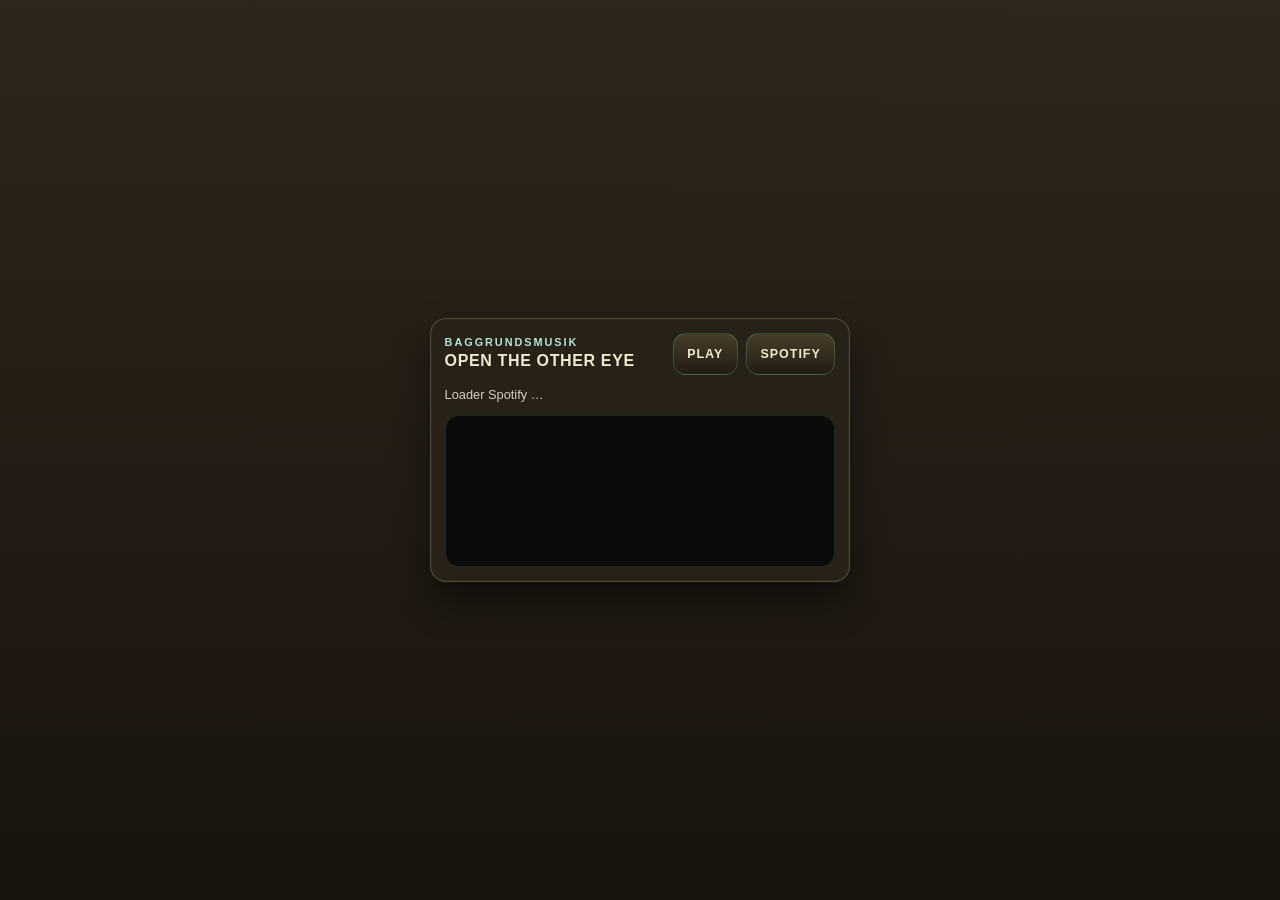
<file: matrix-audio-player.html>
<!DOCTYPE html>
<html lang="da">
<head>
  <meta charset="UTF-8">
  <meta name="viewport" content="width=device-width, initial-scale=1.0">
  <title>Vault Net | Matrix spiller</title>
  <style>
    :root {
      color-scheme: dark;
      --bg: #060907;
      --panel: rgba(8, 16, 12, 0.96);
      --line: rgba(111, 255, 173, 0.22);
      --text: #b9ffd5;
      --muted: #7ecb9d;
      --button-bg: linear-gradient(180deg, rgba(10,20,14,0.96), rgba(4,10,7,0.98));
      --bg-top: rgba(7, 16, 11, 0.98);
      --bg-bottom: rgba(2, 7, 4, 1);
      --bg-flare: rgba(86,255,158,0.1);
    }
    body[data-ui-mode="normal"] {
      --bg: #1a1713;
      --panel: rgba(40, 34, 24, 0.98);
      --line: rgba(210, 205, 150, 0.24);
      --text: #efe9ce;
      --muted: #d6cec2;
      --button-bg: linear-gradient(180deg, rgba(72, 62, 44, 0.96), rgba(36, 29, 19, 0.98));
      --bg-top: rgba(47, 39, 28, 0.98);
      --bg-bottom: rgba(24, 19, 13, 1);
      --bg-flare: rgba(210, 205, 150, 0.08);
    }
    * { box-sizing: border-box; }
    body {
      margin: 0;
      min-height: 100vh;
      background:
        linear-gradient(180deg, var(--bg-top), var(--bg-bottom)),
        radial-gradient(circle at top right, var(--bg-flare), transparent 42%);
      color: var(--text);
      font-family: Inter, Arial, sans-serif;
      display: grid;
      place-items: center;
      padding: 0.9rem;
    }
    .player-shell {
      width: 100%;
      max-width: 420px;
      display: grid;
      gap: 0.7rem;
      padding: 0.85rem;
      border-radius: 1rem;
      border: 1px solid var(--line);
      background: var(--panel);
      box-shadow: 0 18px 36px rgba(0,0,0,0.48), inset 0 0 0 1px rgba(255,255,255,0.03);
    }
    .player-top {
      display: flex;
      align-items: center;
      justify-content: space-between;
      gap: 0.75rem;
    }
    .eyebrow {
      margin: 0;
      color: rgba(201,255,240,0.88);
      font: 700 0.68rem/1.1 Arial, sans-serif;
      letter-spacing: 0.18em;
      text-transform: uppercase;
    }
    .title {
      margin: 0.2rem 0 0;
      font: 700 1rem/1.15 Arial, sans-serif;
      letter-spacing: 0.04em;
      text-transform: uppercase;
    }
    .actions {
      display: inline-flex;
      gap: 0.5rem;
    }
    .actions button,
    .actions a {
      display: inline-flex;
      align-items: center;
      justify-content: center;
      min-width: 2.7rem;
      height: 2.6rem;
      padding: 0 0.85rem;
      border-radius: 0.8rem;
      border: 1px solid rgba(111, 255, 173, 0.2);
      background: var(--button-bg);
      color: var(--text);
      text-decoration: none;
      font: 700 0.78rem/1 Arial, sans-serif;
      letter-spacing: 0.08em;
      text-transform: uppercase;
      cursor: pointer;
    }
    .status {
      margin: 0;
      color: var(--muted);
      font-size: 0.8rem;
      line-height: 1.4;
    }
    #spotify-host {
      min-height: 152px;
      border-radius: 0.9rem;
      overflow: hidden;
      background: rgba(3, 8, 5, 0.8);
      border: 1px solid rgba(111, 255, 173, 0.12);
    }
  </style>
</head>
<body>
  <section class="player-shell" aria-label="Matrix lydspor spiller">
    <div class="player-top">
      <div>
        <p class="eyebrow" id="player-eyebrow">Baggrundsmusik</p>
        <p class="title">Open The Other Eye</p>
      </div>
      <div class="actions">
        <button type="button" id="player-toggle" aria-pressed="false">Play</button>
        <a href="https://open.spotify.com/track/64VmHbNb94yY9C55RqaSDR" target="_blank" rel="noopener noreferrer">Spotify</a>
      </div>
    </div>
    <p class="status" id="player-status">Loader Spotify …</p>
    <div id="spotify-host"></div>
  </section>
  <script src="js/matrix-audio-player.js"></script>
</body>
</html>
</file>
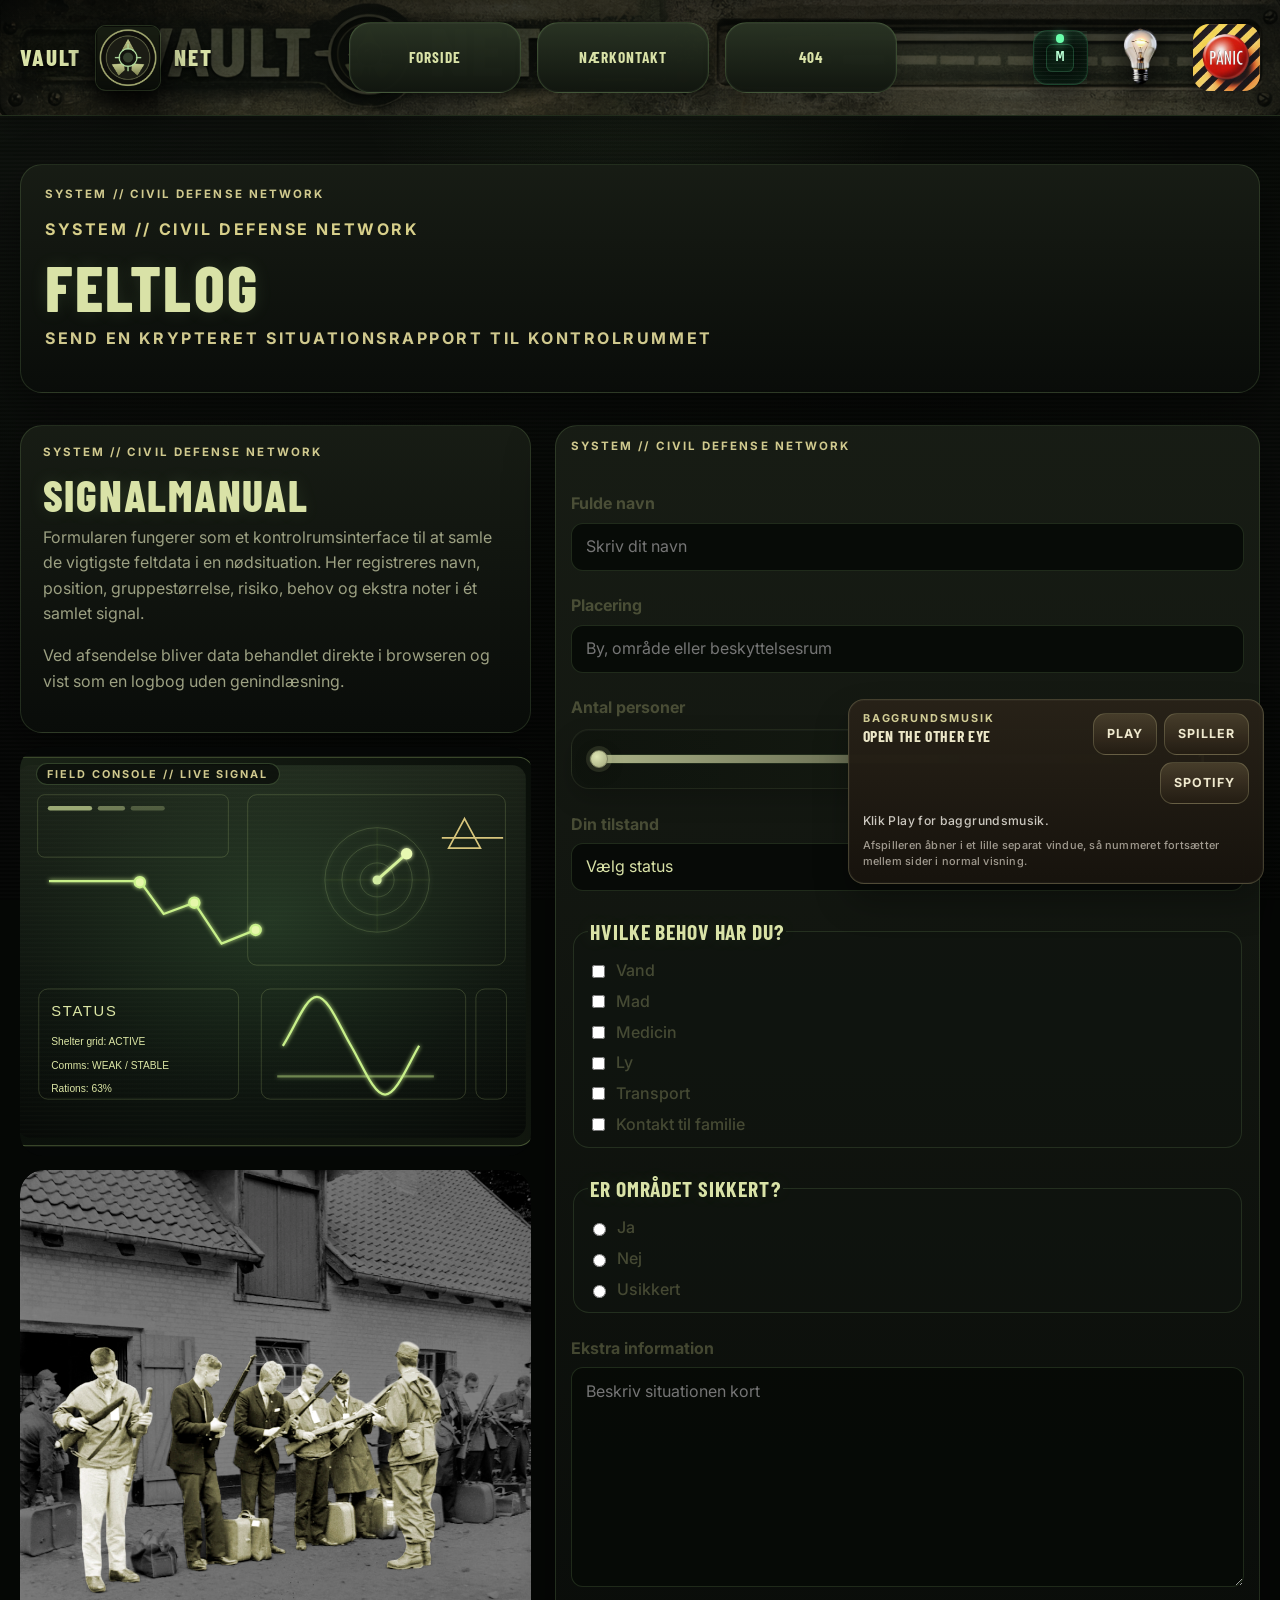
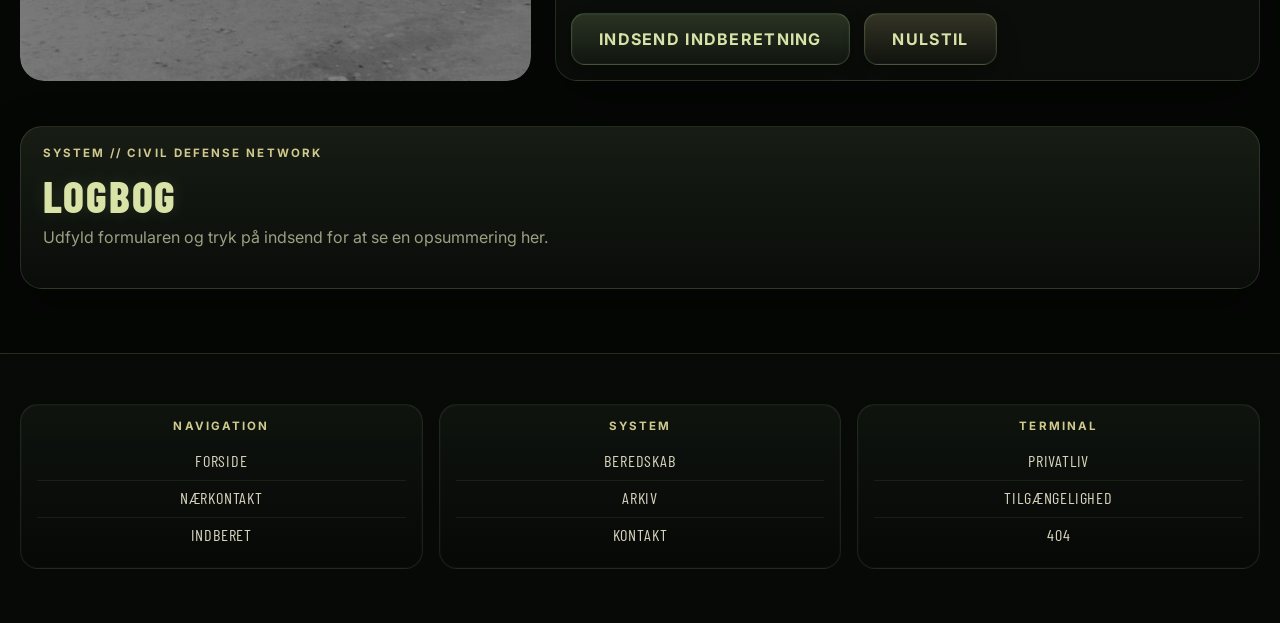
<file: register.html>
<!DOCTYPE html>
<html lang="da">
<head>
  <meta charset="UTF-8">
  <meta name="viewport" content="width=device-width, initial-scale=1.0">
  <meta name="description" content="Webformular til indberetning af situation, placering og behov under en nødsituation.">
  <link rel="stylesheet" href="css/fonts.css">
  <link rel="stylesheet" href="css/general.css">
  <link rel="stylesheet" href="css/layout.css">
  <link rel="stylesheet" href="css/burger.css">
  <link rel="stylesheet" href="css/cards.css">
  <link rel="stylesheet" href="css/form.css">
  <link rel="stylesheet" href="css/custom.css">
  <link rel="stylesheet" href="css/fallout.css">
  <link rel="stylesheet" href="css/mobile-nav-rebuild.css">
  <link rel="stylesheet" href="css/final-overrides.css">
  <link rel="stylesheet" href="css/requested-fixes.css">
  <link rel="preload" as="image" href="img/arkiv-foto-sort-hvid.png">
  <link rel="apple-touch-icon" sizes="180x180" href="apple-touch-icon.png">
  <link rel="icon" type="image/png" sizes="32x32" href="favicon-32x32.png">
  <link rel="icon" type="image/png" sizes="16x16" href="favicon-16x16.png">
  <link rel="icon" href="favicon.ico" sizes="any">
  <link rel="manifest" href="site.webmanifest">
  <title>Vault Net | Indberet</title>
  <link rel="stylesheet" href="css/v25-polish.css">
  <link rel="stylesheet" href="css/matrix-theme.css">
  <link rel="stylesheet" href="css/v33-matrix-audio-and-404-footer.css">
  <link rel="stylesheet" href="css/v34-footer-unify-and-persistent-audio.css">
  <link rel="stylesheet" href="css/v35-footer-and-audio-ui.css">
</head>
<body id="register">
  <header class="site-header">
    <nav class="nav-container">
      <div id="logotype-wrapper" class="logo">
        <a class="logo-mark vault-brand" href="index.html" aria-label="Gå til forsiden på Vault Net">
          <span class="vault-brand__word vault-brand__word--left">Vault</span>
          <img class="vault-brand__icon" src="img/vaultnet-icon.png" alt="Vault Net ikon">
          <span class="vault-brand__word vault-brand__word--right">net</span>
        </a>
      </div>

      <ul class="menu" id="site-menu">
        <li><a class="menuItem" href="index.html">Forside</a></li>
        <li><a class="menuItem" href="instruction.html">Nærkontakt</a></li>
        <li><a class="menuItem active" href="register.html">Indberet</a></li>
        <li><a class="menuItem" href="404.html">404</a></li>
      </ul>

      <div class="nav-actions">
        <button class="matrix-toggle matrix-toggle--desktop" type="button" data-matrix-toggle aria-pressed="false" aria-label="Aktivér Matrix tema"><span class="matrix-toggle__glyph" aria-hidden="true"></span></button>
        <div class="spotlight-toggle-stack spotlight-toggle-stack--desktop" aria-label="Spotlight kontrol">
          <button class="spotlight-icon-button spotlight-icon-button--taend" type="button" data-spotlight-trigger data-spotlight-state="off" aria-pressed="false" aria-label="Tænd spotlight">
            <img src="img/lightbowl_on.png" alt="" width="96" height="96">
          </button>
          <button class="spotlight-icon-button spotlight-icon-button--sluk" type="button" data-spotlight-trigger data-spotlight-state="on" aria-pressed="true" aria-label="Sluk spotlight" hidden>
            <img src="img/lightbowl_off.png" alt="" width="96" height="96">
          </button>
        </div>
        <button id="alarm-toggle" class="theme-toggle alarm-toggle" type="button" data-alarm-trigger data-alarm-on-text="Stop alarm" data-alarm-off-text="Alarm" aria-pressed="false" aria-label="Aktivér eller deaktiver rød alarm i baggrunden">Alarm</button>
        <button class="burger" type="button" aria-label="Åbn menu" aria-controls="mobile-nav-panel" aria-expanded="false">
          <span class="line"></span>
          <span class="line"></span>
          <span class="line"></span>
        </button>
      </div>
      <div class="mobile-nav-panel" id="mobile-nav-panel" hidden>
        <p class="mobile-nav-panel__eyebrow">Vault navigation</p>
        <a class="mobile-nav-panel__link" href="index.html">Forside</a>
        <a class="mobile-nav-panel__link" href="instruction.html">Nærkontakt</a>
        <a class="mobile-nav-panel__link is-active" href="register.html">Indberet</a>
        <a class="mobile-nav-panel__link" href="404.html">404</a>
        <div class="mobile-nav-panel__utility-row">
          <button class="matrix-toggle matrix-toggle--mobile" type="button" data-matrix-toggle aria-pressed="false" aria-label="Aktivér Matrix tema"><span class="matrix-toggle__glyph" aria-hidden="true"></span></button>
          <div class="mobile-nav-panel__spotlight-toggle">
            <div class="spotlight-toggle-stack spotlight-toggle-stack--mobile" aria-label="Spotlight kontrol">
              <button class="spotlight-icon-button spotlight-icon-button--taend" type="button" data-spotlight-trigger data-spotlight-state="off" aria-pressed="false" aria-label="Tænd spotlight">
                <img src="img/lightbowl_on.png" alt="" width="120" height="120">
              </button>
              <button class="spotlight-icon-button spotlight-icon-button--sluk" type="button" data-spotlight-trigger data-spotlight-state="on" aria-pressed="true" aria-label="Sluk spotlight" hidden>
                <img src="img/lightbowl_off.png" alt="" width="120" height="120">
              </button>
            </div>
          </div>
          <button class="mobile-nav-panel__alarm" type="button" data-alarm-trigger data-alarm-on-text="Stop alarm" data-alarm-off-text="Rød alarm" aria-pressed="false" aria-label="Aktivér eller deaktiver rød alarm i baggrunden">Rød alarm</button>
        </div>
      </div>
    </nav>
  </header>

  <main>
    <section class="page-intro template-heading-block">
      <p class="eyebrow">SYSTEM // CIVIL DEFENSE NETWORK</p>
      <h1>Feltlog</h1>
      <p class="subheading">Send en krypteret situationsrapport til kontrolrummet</p>
    </section>

    <section id="form-section">
      <div class="register-visual-column">
        <article id="form-info" class="card-shell">
          <h2>Signalmanual</h2>
          <p>
            Formularen fungerer som et kontrolrumsinterface til at samle de vigtigste feltdata i en nødsituation.
            Her registreres navn, position, gruppestørrelse, risiko, behov og ekstra noter i ét samlet signal.
          </p>
          <p>
            Ved afsendelse bliver data behandlet direkte i browseren og vist som en logbog uden genindlæsning.
          </p>
        </article>

        <div class="framed-media register-control-room">
          <img src="img/fallout-terminal.svg" alt="Original terminalgrafik med kontrolpanel">
        </div>

        <div class="framed-media register-archive-photo">
          <img src="img/old_army.webp" alt="Arkivfoto af civilforsvar under våbenudlevering">
        </div>
      </div>

      <form id="webform" class="card-shell">
        <div class="form-group">
          <label for="fullname">Fulde navn</label>
          <input type="text" id="fullname" name="fullname" placeholder="Skriv dit navn" required>
        </div>

        <div class="form-group">
          <label for="location">Placering</label>
          <input type="text" id="location" name="location" placeholder="By, område eller beskyttelsesrum" required>
        </div>

        <div class="form-group form-group--range">
          <label for="people">Antal personer</label>
          <div class="people-slider-wrap">
            <input type="range" id="people" name="people" min="1" max="100" value="1" step="1" required>
            <output for="people" id="people-value" class="people-slider-value">1</output>
          </div>
        </div>

        <div class="form-group">
          <label for="status">Din tilstand</label>
          <select id="status" name="status" required>
            <option value="">Vælg status</option>
            <option value="Uskadt">Uskadt</option>
            <option value="Lettere skadet">Lettere skadet</option>
            <option value="Alvorligt skadet">Alvorligt skadet</option>
            <option value="Forurenet af nedfald">Forurenet af nedfald</option>
          </select>
        </div>

        <fieldset>
          <legend>Hvilke behov har du?</legend>
          <label><input type="checkbox" name="needs" value="Vand"> Vand</label>
          <label><input type="checkbox" name="needs" value="Mad"> Mad</label>
          <label><input type="checkbox" name="needs" value="Medicin"> Medicin</label>
          <label><input type="checkbox" name="needs" value="Ly"> Ly</label>
          <label><input type="checkbox" name="needs" value="Transport"> Transport</label>
          <label><input type="checkbox" name="needs" value="Kontakt til familie"> Kontakt til familie</label>
        </fieldset>

        <fieldset>
          <legend>Er området sikkert?</legend>
          <label><input type="radio" name="safety" value="Ja" required> Ja</label>
          <label><input type="radio" name="safety" value="Nej"> Nej</label>
          <label><input type="radio" name="safety" value="Usikkert"> Usikkert</label>
        </fieldset>

        <div class="form-group">
          <label for="message">Ekstra information</label>
          <textarea id="message" name="message" rows="6" placeholder="Beskriv situationen kort"></textarea>
        </div>

        <div class="form-actions">
          <button type="submit" class="button">Indsend indberetning</button>
          <button type="reset" class="button button_secondary">Nulstil</button>
        </div>
      </form>
    </section>

    <section id="form-summary" class="card-shell">
      <h2>Logbog</h2>
      <article>
        <p id="summary-output">Udfyld formularen og tryk på indsend for at se en opsummering her.</p>
      </article>
    </section>
  </main>

  <footer class="site-footer">
    <nav class="footer-nav">
      <ul>
        <li><a href="index.html">Forside</a></li>
        <li><a href="instruction.html">Nærkontakt</a></li>
        <li><a href="register.html">Indberet</a></li>
      </ul>
      <ul>
        <li><a href="#">Beredskab</a></li>
        <li><a href="#">Arkiv</a></li>
        <li><a href="#">Kontakt</a></li>
      </ul>
      <ul>
        <li><a href="#">Privatliv</a></li>
        <li><a href="#">Tilgængelighed</a></li>
        <li><a href="404.html">404</a></li>
      </ul>
    </nav>
  </footer>

  <script src="js/main.js"></script>
  <script src="js/matrix-theme.js"></script>
  <script src="js/register.js"></script>
</body>
</html>
</file>
<file: css/fonts.css>
/* Eksterne fonte er ikke nødvendige her. Fallback-fonte bruges i custom.css */

.site-footer { border-top: 4px solid #000; }



/* ABSOLUTE FINAL FIX - FORCE SAND FOOTER */
html body .site-footer {
  background-color: #d6cec2 !important;
}

/* DARK MODE KEEP */
html body.dark .site-footer {
  background-color: #151b19 !important;
}



/* TRUE FINAL FIX - FORCE SOLID FOOTER */
.site-footer {
  background: #d6cec2 !important;
  opacity: 1 !important;
  backdrop-filter: none !important;
  filter: none !important;
}

/* prevent parent bleed */
main, .front-hero, .page, body {
  backdrop-filter: none !important;
}

/* keep dark mode */
body.dark .site-footer {
  background: #151b19 !important;
}


/* TRUE FINAL GLOBAL FIX */
body:not(.dark) {
  background-color: #d6cec2 !important;
}

.site-footer {
  background-color: #d6cec2 !important;
}

/* DARK MODE */
body.dark {
  background-color: #151b19 !important;
}

body.dark .site-footer {
  background-color: #151b19 !important;
}

/* GUARANTEED FINAL FIX */
footer, .site-footer, .footer-nav {
  background-color: #d6cec2 !important;
}
body.dark footer,
body.dark .site-footer,
body.dark .footer-nav {
  background-color: #151b19 !important;
}


/* Footer styling */
footer {
  background-color: rgba(255,255,255,0.5) !important;
}

/* Force 3 columns side-by-side on mobile */
@media (max-width: 768px) {
  footer .footer-columns,
  footer .columns,
  footer .row {
    display: flex !important;
    flex-direction: row !important;
    justify-content: space-around;
  }

  footer .column,
  footer .col {
    width: 33% !important;
    text-align: center;
  }
}

/* ===== HARD RESET FOOTER ===== */
.site-footer,
footer {
  background: transparent !important;
}

/* create actual semi-transparent overlay */
.site-footer::before {
  content: "";
  position: absolute;
  inset: 0;
  background: rgba(255,255,255,0.5);
  z-index: 0;
}

.site-footer {
  position: relative;
  z-index: 1;
}

/* ensure content sits above */
.site-footer * {
  position: relative;
  z-index: 2;
}

/* FORCE 3 columns mobile */
.site-footer .footer-nav {
  display: grid !important;
  grid-template-columns: repeat(3, 1fr) !important;
  text-align: center;
}

@media (max-width: 768px) {
  .site-footer .footer-nav {
    grid-template-columns: repeat(3, 1fr) !important;
  }
}

/* ===== CLEAN FINAL FOOTER ===== */

/* remove fake transparent overlay */
.site-footer::before {
  display: none !important;
  content: none !important;
}

/* keep ONLY sand colored box */
.site-footer {
  background: #d9d2c3 !important; /* sandfarve */
  position: relative;
}

/* remove any white backgrounds inside */
.site-footer * {
  background: transparent !important;
}

/* keep 3 columns layout */
.site-footer .footer-nav {
  display: grid !important;
  grid-template-columns: repeat(3, 1fr) !important;
  text-align: center;
}

@media (max-width: 768px) {
  .site-footer .footer-nav {
    grid-template-columns: repeat(3, 1fr) !important;
  }
}

/* ===== HEADER COLOR FIX ===== */
h1 {
  color: #c94c4c !important; /* samme rød som h2/h3 */
}

/* ===== STICKY FOOTER ===== */
html, body {
  height: 100%;
}

body {
  display: flex;
  flex-direction: column;
  min-height: 100vh;
}

main {
  flex: 1;
}

/* footer altid i bund */
.site-footer {
  margin-top: auto;
}

/* ===== FORCE ALL HEADINGS RED ===== */
h1, h2, h3 {
  color: #c94c4c !important;
}

/* kill ANY blue overrides */
h1[style], h2[style], h3[style] {
  color: #c94c4c !important;
}

/* ===== DARK MODE BUTTON FIX ===== */
@media (prefers-color-scheme: dark) {

  /* circle buttons */
  .step-circle,
  .number-circle,
  .step-number {
    background: #ffffff !important;
    color: #000000 !important;
  }

  /* if buttons use generic classes */
  .button,
  .btn,
  .card-number {
    background: #ffffff !important;
    color: #000000 !important;
  }
}

/* ===== DARK MODE BUTTON FINAL FIX ===== */
body.dark [class*="circle"],
body.dark [class*="number"] {
  background: #ffffff !important;
  color: #000000 !important;
}

/* ===== STRICT FOOTER FIX (MOVE CONTENT UP + MATCH DESKTOP RHYTHM) ===== */
footer, .footer, .site-footer {
  display: flex !important;
  flex-direction: column !important;
  justify-content: flex-start !important; /* push content to top */
}

footer .container,
.footer .container,
.site-footer .container {
  display: flex !important;
  justify-content: space-between !important;
  align-items: flex-start !important; /* align columns to top */
}

/* match tighter desktop spacing */
footer ul, footer div,
.footer ul, .footer div,
.site-footer ul, .site-footer div {
  line-height: 1.2 !important;
}

footer li, .footer li, .site-footer li {
  margin: 4px 0 !important;
}

/* create visible air under text */
footer::after,
.footer::after,
.site-footer::after {
  content: "" !important;
  display: block !important;
  height: 40px !important; /* space below content */
}

/* mobile specific tuning */
@media (max-width: 768px) {
  footer, .footer, .site-footer {
    padding-top: 16px !important;
    padding-bottom: 16px !important;
  }

  footer::after,
  .footer::after,
  .site-footer::after {
    height: 60px !important; /* more air on mobile */
  }
}

/* ===== FINAL LINE-HEIGHT ADJUSTMENT (MATCH DESKTOP) ===== */
footer ul, footer div,
.footer ul, .footer div,
.site-footer ul, .site-footer div {
  line-height: 1.35 !important;
}

footer li, .footer li, .site-footer li {
  margin: 6px 0 !important;
}

@media (max-width: 768px) {
  footer ul, footer div,
  .footer ul, .footer div,
  .site-footer ul, .site-footer div {
    line-height: 1.35 !important;
  }

  footer li, .footer li, .site-footer li {
    margin: 6px 0 !important;
  }
}
</file>
<file: css/general.css>
/* Generel reset og fælles styling ligger i custom.css */

.site-footer { border-top: 4px solid #000; }



/* ABSOLUTE FINAL FIX - FORCE SAND FOOTER */
html body .site-footer {
  background-color: #d6cec2 !important;
}

/* DARK MODE KEEP */
html body.dark .site-footer {
  background-color: #151b19 !important;
}



/* TRUE FINAL FIX - FORCE SOLID FOOTER */
.site-footer {
  background: #d6cec2 !important;
  opacity: 1 !important;
  backdrop-filter: none !important;
  filter: none !important;
}

/* prevent parent bleed */
main, .front-hero, .page, body {
  backdrop-filter: none !important;
}

/* keep dark mode */
body.dark .site-footer {
  background: #151b19 !important;
}


/* TRUE FINAL GLOBAL FIX */
body:not(.dark) {
  background-color: #d6cec2 !important;
}

.site-footer {
  background-color: #d6cec2 !important;
}

/* DARK MODE */
body.dark {
  background-color: #151b19 !important;
}

body.dark .site-footer {
  background-color: #151b19 !important;
}

/* GUARANTEED FINAL FIX */
footer, .site-footer, .footer-nav {
  background-color: #d6cec2 !important;
}
body.dark footer,
body.dark .site-footer,
body.dark .footer-nav {
  background-color: #151b19 !important;
}


/* Footer styling */
footer {
  background-color: rgba(255,255,255,0.5) !important;
}

/* Force 3 columns side-by-side on mobile */
@media (max-width: 768px) {
  footer .footer-columns,
  footer .columns,
  footer .row {
    display: flex !important;
    flex-direction: row !important;
    justify-content: space-around;
  }

  footer .column,
  footer .col {
    width: 33% !important;
    text-align: center;
  }
}

/* ===== HARD RESET FOOTER ===== */
.site-footer,
footer {
  background: transparent !important;
}

/* create actual semi-transparent overlay */
.site-footer::before {
  content: "";
  position: absolute;
  inset: 0;
  background: rgba(255,255,255,0.5);
  z-index: 0;
}

.site-footer {
  position: relative;
  z-index: 1;
}

/* ensure content sits above */
.site-footer * {
  position: relative;
  z-index: 2;
}

/* FORCE 3 columns mobile */
.site-footer .footer-nav {
  display: grid !important;
  grid-template-columns: repeat(3, 1fr) !important;
  text-align: center;
}

@media (max-width: 768px) {
  .site-footer .footer-nav {
    grid-template-columns: repeat(3, 1fr) !important;
  }
}

/* ===== CLEAN FINAL FOOTER ===== */

/* remove fake transparent overlay */
.site-footer::before {
  display: none !important;
  content: none !important;
}

/* keep ONLY sand colored box */
.site-footer {
  background: #d9d2c3 !important; /* sandfarve */
  position: relative;
}

/* remove any white backgrounds inside */
.site-footer * {
  background: transparent !important;
}

/* keep 3 columns layout */
.site-footer .footer-nav {
  display: grid !important;
  grid-template-columns: repeat(3, 1fr) !important;
  text-align: center;
}

@media (max-width: 768px) {
  .site-footer .footer-nav {
    grid-template-columns: repeat(3, 1fr) !important;
  }
}

/* ===== HEADER COLOR FIX ===== */
h1 {
  color: #c94c4c !important; /* samme rød som h2/h3 */
}

/* ===== STICKY FOOTER ===== */
html, body {
  height: 100%;
}

body {
  display: flex;
  flex-direction: column;
  min-height: 100vh;
}

main {
  flex: 1;
}

/* footer altid i bund */
.site-footer {
  margin-top: auto;
}

/* ===== FORCE ALL HEADINGS RED ===== */
h1, h2, h3 {
  color: #c94c4c !important;
}

/* kill ANY blue overrides */
h1[style], h2[style], h3[style] {
  color: #c94c4c !important;
}

/* ===== DARK MODE BUTTON FIX ===== */
@media (prefers-color-scheme: dark) {

  /* circle buttons */
  .step-circle,
  .number-circle,
  .step-number {
    background: #ffffff !important;
    color: #000000 !important;
  }

  /* if buttons use generic classes */
  .button,
  .btn,
  .card-number {
    background: #ffffff !important;
    color: #000000 !important;
  }
}

/* ===== DARK MODE BUTTON FINAL FIX ===== */
body.dark [class*="circle"],
body.dark [class*="number"] {
  background: #ffffff !important;
  color: #000000 !important;
}

/* ===== STRICT FOOTER FIX (MOVE CONTENT UP + MATCH DESKTOP RHYTHM) ===== */
footer, .footer, .site-footer {
  display: flex !important;
  flex-direction: column !important;
  justify-content: flex-start !important; /* push content to top */
}

footer .container,
.footer .container,
.site-footer .container {
  display: flex !important;
  justify-content: space-between !important;
  align-items: flex-start !important; /* align columns to top */
}

/* match tighter desktop spacing */
footer ul, footer div,
.footer ul, .footer div,
.site-footer ul, .site-footer div {
  line-height: 1.2 !important;
}

footer li, .footer li, .site-footer li {
  margin: 4px 0 !important;
}

/* create visible air under text */
footer::after,
.footer::after,
.site-footer::after {
  content: "" !important;
  display: block !important;
  height: 40px !important; /* space below content */
}

/* mobile specific tuning */
@media (max-width: 768px) {
  footer, .footer, .site-footer {
    padding-top: 16px !important;
    padding-bottom: 16px !important;
  }

  footer::after,
  .footer::after,
  .site-footer::after {
    height: 60px !important; /* more air on mobile */
  }
}

/* ===== FINAL LINE-HEIGHT ADJUSTMENT (MATCH DESKTOP) ===== */
footer ul, footer div,
.footer ul, .footer div,
.site-footer ul, .site-footer div {
  line-height: 1.35 !important;
}

footer li, .footer li, .site-footer li {
  margin: 6px 0 !important;
}

@media (max-width: 768px) {
  footer ul, footer div,
  .footer ul, .footer div,
  .site-footer ul, .site-footer div {
    line-height: 1.35 !important;
  }

  footer li, .footer li, .site-footer li {
    margin: 6px 0 !important;
  }
}
</file>
<file: css/layout.css>
/* Layout er samlet i custom.css for at holde projektet overskueligt */

.site-footer { border-top: 4px solid #000; }



/* ABSOLUTE FINAL FIX - FORCE SAND FOOTER */
html body .site-footer {
  background-color: #d6cec2 !important;
}

/* DARK MODE KEEP */
html body.dark .site-footer {
  background-color: #151b19 !important;
}



/* TRUE FINAL FIX - FORCE SOLID FOOTER */
.site-footer {
  background: #d6cec2 !important;
  opacity: 1 !important;
  backdrop-filter: none !important;
  filter: none !important;
}

/* prevent parent bleed */
main, .front-hero, .page, body {
  backdrop-filter: none !important;
}

/* keep dark mode */
body.dark .site-footer {
  background: #151b19 !important;
}


/* TRUE FINAL GLOBAL FIX */
body:not(.dark) {
  background-color: #d6cec2 !important;
}

.site-footer {
  background-color: #d6cec2 !important;
}

/* DARK MODE */
body.dark {
  background-color: #151b19 !important;
}

body.dark .site-footer {
  background-color: #151b19 !important;
}

/* GUARANTEED FINAL FIX */
footer, .site-footer, .footer-nav {
  background-color: #d6cec2 !important;
}
body.dark footer,
body.dark .site-footer,
body.dark .footer-nav {
  background-color: #151b19 !important;
}


/* Footer styling */
footer {
  background-color: rgba(255,255,255,0.5) !important;
}

/* Force 3 columns side-by-side on mobile */
@media (max-width: 768px) {
  footer .footer-columns,
  footer .columns,
  footer .row {
    display: flex !important;
    flex-direction: row !important;
    justify-content: space-around;
  }

  footer .column,
  footer .col {
    width: 33% !important;
    text-align: center;
  }
}

/* ===== HARD RESET FOOTER ===== */
.site-footer,
footer {
  background: transparent !important;
}

/* create actual semi-transparent overlay */
.site-footer::before {
  content: "";
  position: absolute;
  inset: 0;
  background: rgba(255,255,255,0.5);
  z-index: 0;
}

.site-footer {
  position: relative;
  z-index: 1;
}

/* ensure content sits above */
.site-footer * {
  position: relative;
  z-index: 2;
}

/* FORCE 3 columns mobile */
.site-footer .footer-nav {
  display: grid !important;
  grid-template-columns: repeat(3, 1fr) !important;
  text-align: center;
}

@media (max-width: 768px) {
  .site-footer .footer-nav {
    grid-template-columns: repeat(3, 1fr) !important;
  }
}

/* ===== CLEAN FINAL FOOTER ===== */

/* remove fake transparent overlay */
.site-footer::before {
  display: none !important;
  content: none !important;
}

/* keep ONLY sand colored box */
.site-footer {
  background: #d9d2c3 !important; /* sandfarve */
  position: relative;
}

/* remove any white backgrounds inside */
.site-footer * {
  background: transparent !important;
}

/* keep 3 columns layout */
.site-footer .footer-nav {
  display: grid !important;
  grid-template-columns: repeat(3, 1fr) !important;
  text-align: center;
}

@media (max-width: 768px) {
  .site-footer .footer-nav {
    grid-template-columns: repeat(3, 1fr) !important;
  }
}

/* ===== HEADER COLOR FIX ===== */
h1 {
  color: #c94c4c !important; /* samme rød som h2/h3 */
}

/* ===== STICKY FOOTER ===== */
html, body {
  height: 100%;
}

body {
  display: flex;
  flex-direction: column;
  min-height: 100vh;
}

main {
  flex: 1;
}

/* footer altid i bund */
.site-footer {
  margin-top: auto;
}

/* ===== FORCE ALL HEADINGS RED ===== */
h1, h2, h3 {
  color: #c94c4c !important;
}

/* kill ANY blue overrides */
h1[style], h2[style], h3[style] {
  color: #c94c4c !important;
}

/* ===== DARK MODE BUTTON FIX ===== */
@media (prefers-color-scheme: dark) {

  /* circle buttons */
  .step-circle,
  .number-circle,
  .step-number {
    background: #ffffff !important;
    color: #000000 !important;
  }

  /* if buttons use generic classes */
  .button,
  .btn,
  .card-number {
    background: #ffffff !important;
    color: #000000 !important;
  }
}

/* ===== DARK MODE BUTTON FINAL FIX ===== */
body.dark [class*="circle"],
body.dark [class*="number"] {
  background: #ffffff !important;
  color: #000000 !important;
}


/* ===== FORCE MATCHING BORDERS ===== */
.site-footer {
  border-top: 4px solid #bfb7aa !important;
}

/* ensure no other rule overrides */
footer.site-footer,
html body .site-footer {
  border-top: 4px solid #bfb7aa !important;
}


/* ===== FINAL THIN BORDER FIX ===== */
.site-footer,
footer.site-footer,
html body .site-footer {
  border-top: 1px solid #bfb7aa !important;
}

/* ===== STRICT FOOTER FIX (MOVE CONTENT UP + MATCH DESKTOP RHYTHM) ===== */
footer, .footer, .site-footer {
  display: flex !important;
  flex-direction: column !important;
  justify-content: flex-start !important; /* push content to top */
}

footer .container,
.footer .container,
.site-footer .container {
  display: flex !important;
  justify-content: space-between !important;
  align-items: flex-start !important; /* align columns to top */
}

/* match tighter desktop spacing */
footer ul, footer div,
.footer ul, .footer div,
.site-footer ul, .site-footer div {
  line-height: 1.2 !important;
}

footer li, .footer li, .site-footer li {
  margin: 4px 0 !important;
}

/* create visible air under text */
footer::after,
.footer::after,
.site-footer::after {
  content: "" !important;
  display: block !important;
  height: 40px !important; /* space below content */
}

/* mobile specific tuning */
@media (max-width: 768px) {
  footer, .footer, .site-footer {
    padding-top: 16px !important;
    padding-bottom: 16px !important;
  }

  footer::after,
  .footer::after,
  .site-footer::after {
    height: 60px !important; /* more air on mobile */
  }
}

/* ===== FINAL LINE-HEIGHT ADJUSTMENT (MATCH DESKTOP) ===== */
footer ul, footer div,
.footer ul, .footer div,
.site-footer ul, .site-footer div {
  line-height: 1.35 !important;
}

footer li, .footer li, .site-footer li {
  margin: 6px 0 !important;
}

@media (max-width: 768px) {
  footer ul, footer div,
  .footer ul, .footer div,
  .site-footer ul, .site-footer div {
    line-height: 1.35 !important;
  }

  footer li, .footer li, .site-footer li {
    margin: 6px 0 !important;
  }
}
</file>
<file: css/burger.css>
/* Intentionally minimal.
   Mobile navigation and burger styling are handled in custom.css and fallout.css. */
</file>
<file: css/cards.css>
/* Kort og bokse styles er samlet i custom.css */

.site-footer { border-top: 4px solid #000; }



/* ABSOLUTE FINAL FIX - FORCE SAND FOOTER */
html body .site-footer {
  background-color: #d6cec2 !important;
}

/* DARK MODE KEEP */
html body.dark .site-footer {
  background-color: #151b19 !important;
}



/* TRUE FINAL FIX - FORCE SOLID FOOTER */
.site-footer {
  background: #d6cec2 !important;
  opacity: 1 !important;
  backdrop-filter: none !important;
  filter: none !important;
}

/* prevent parent bleed */
main, .front-hero, .page, body {
  backdrop-filter: none !important;
}

/* keep dark mode */
body.dark .site-footer {
  background: #151b19 !important;
}


/* TRUE FINAL GLOBAL FIX */
body:not(.dark) {
  background-color: #d6cec2 !important;
}

.site-footer {
  background-color: #d6cec2 !important;
}

/* DARK MODE */
body.dark {
  background-color: #151b19 !important;
}

body.dark .site-footer {
  background-color: #151b19 !important;
}

/* GUARANTEED FINAL FIX */
footer, .site-footer, .footer-nav {
  background-color: #d6cec2 !important;
}
body.dark footer,
body.dark .site-footer,
body.dark .footer-nav {
  background-color: #151b19 !important;
}


/* Footer styling */
footer {
  background-color: rgba(255,255,255,0.5) !important;
}

/* Force 3 columns side-by-side on mobile */
@media (max-width: 768px) {
  footer .footer-columns,
  footer .columns,
  footer .row {
    display: flex !important;
    flex-direction: row !important;
    justify-content: space-around;
  }

  footer .column,
  footer .col {
    width: 33% !important;
    text-align: center;
  }
}

/* ===== HARD RESET FOOTER ===== */
.site-footer,
footer {
  background: transparent !important;
}

/* create actual semi-transparent overlay */
.site-footer::before {
  content: "";
  position: absolute;
  inset: 0;
  background: rgba(255,255,255,0.5);
  z-index: 0;
}

.site-footer {
  position: relative;
  z-index: 1;
}

/* ensure content sits above */
.site-footer * {
  position: relative;
  z-index: 2;
}

/* FORCE 3 columns mobile */
.site-footer .footer-nav {
  display: grid !important;
  grid-template-columns: repeat(3, 1fr) !important;
  text-align: center;
}

@media (max-width: 768px) {
  .site-footer .footer-nav {
    grid-template-columns: repeat(3, 1fr) !important;
  }
}

/* ===== CLEAN FINAL FOOTER ===== */

/* remove fake transparent overlay */
.site-footer::before {
  display: none !important;
  content: none !important;
}

/* keep ONLY sand colored box */
.site-footer {
  background: #d9d2c3 !important; /* sandfarve */
  position: relative;
}

/* remove any white backgrounds inside */
.site-footer * {
  background: transparent !important;
}

/* keep 3 columns layout */
.site-footer .footer-nav {
  display: grid !important;
  grid-template-columns: repeat(3, 1fr) !important;
  text-align: center;
}

@media (max-width: 768px) {
  .site-footer .footer-nav {
    grid-template-columns: repeat(3, 1fr) !important;
  }
}

/* ===== HEADER COLOR FIX ===== */
h1 {
  color: #c94c4c !important; /* samme rød som h2/h3 */
}

/* ===== STICKY FOOTER ===== */
html, body {
  height: 100%;
}

body {
  display: flex;
  flex-direction: column;
  min-height: 100vh;
}

main {
  flex: 1;
}

/* footer altid i bund */
.site-footer {
  margin-top: auto;
}

/* ===== FORCE ALL HEADINGS RED ===== */
h1, h2, h3 {
  color: #c94c4c !important;
}

/* kill ANY blue overrides */
h1[style], h2[style], h3[style] {
  color: #c94c4c !important;
}

/* ===== DARK MODE BUTTON FIX ===== */
@media (prefers-color-scheme: dark) {

  /* circle buttons */
  .step-circle,
  .number-circle,
  .step-number {
    background: #ffffff !important;
    color: #000000 !important;
  }

  /* if buttons use generic classes */
  .button,
  .btn,
  .card-number {
    background: #ffffff !important;
    color: #000000 !important;
  }
}

/* ===== DARK MODE BUTTON FINAL FIX ===== */
body.dark [class*="circle"],
body.dark [class*="number"] {
  background: #ffffff !important;
  color: #000000 !important;
}

/* ===== STRICT FOOTER FIX (MOVE CONTENT UP + MATCH DESKTOP RHYTHM) ===== */
footer, .footer, .site-footer {
  display: flex !important;
  flex-direction: column !important;
  justify-content: flex-start !important; /* push content to top */
}

footer .container,
.footer .container,
.site-footer .container {
  display: flex !important;
  justify-content: space-between !important;
  align-items: flex-start !important; /* align columns to top */
}

/* match tighter desktop spacing */
footer ul, footer div,
.footer ul, .footer div,
.site-footer ul, .site-footer div {
  line-height: 1.2 !important;
}

footer li, .footer li, .site-footer li {
  margin: 4px 0 !important;
}

/* create visible air under text */
footer::after,
.footer::after,
.site-footer::after {
  content: "" !important;
  display: block !important;
  height: 40px !important; /* space below content */
}

/* mobile specific tuning */
@media (max-width: 768px) {
  footer, .footer, .site-footer {
    padding-top: 16px !important;
    padding-bottom: 16px !important;
  }

  footer::after,
  .footer::after,
  .site-footer::after {
    height: 60px !important; /* more air on mobile */
  }
}

/* ===== FINAL LINE-HEIGHT ADJUSTMENT (MATCH DESKTOP) ===== */
footer ul, footer div,
.footer ul, .footer div,
.site-footer ul, .site-footer div {
  line-height: 1.35 !important;
}

footer li, .footer li, .site-footer li {
  margin: 6px 0 !important;
}

@media (max-width: 768px) {
  footer ul, footer div,
  .footer ul, .footer div,
  .site-footer ul, .site-footer div {
    line-height: 1.35 !important;
  }

  footer li, .footer li, .site-footer li {
    margin: 6px 0 !important;
  }
}
</file>
<file: css/form.css>
#form-section {
  grid-template-columns: minmax(320px, 0.84fr) minmax(0, 1.16fr);
  align-items: start;
  gap: 1rem;
}

#webform {
  align-self: start;
  padding: 0.95rem;
}

#webform {
  display: grid;
  gap: 0.55rem;
}

.form-group {
  display: grid;
  gap: 0.35rem;
}

label,
legend {
  font-weight: 700;
}

input,
select,
textarea {
  width: 100%;
  padding: 0.64rem 0.85rem;
  border-radius: 12px;
  border: 1px solid color-mix(in srgb, var(--line) 30%, transparent);
  background: color-mix(in srgb, var(--surface) 88%, white);
  color: var(--text);
  font: inherit;
}

body.dark input,
body.dark select,
body.dark textarea {
  background: #0f1318;
}

fieldset {
  display: grid;
  gap: 0.32rem;
  border-radius: 12px;
  border: 1px solid color-mix(in srgb, var(--line) 30%, transparent);
  padding: 0.62rem 0.9rem;
}

fieldset label {
  display: flex;
  align-items: center;
  gap: 0.5rem;
  font-weight: 500;
}

input[type="checkbox"],
input[type="radio"] {
  width: auto;
}

#form-summary {
  margin-top: 2.8rem;
}

#summary-output strong {
  color: var(--accent);
}

.register-visual-column {
  display: grid;
  grid-template-rows: auto auto auto;
  gap: 1rem;
  align-self: start;
}

.register-control-room,
.register-archive-photo {
  padding: 0.7rem;
}

.register-control-room img,
.register-archive-photo img {
  width: 100%;
  display: block;
  object-fit: cover;
  filter: grayscale(1) contrast(1.08);
}

.register-control-room img {
  aspect-ratio: 4 / 3.2;
  object-position: 62% center;
}

.register-archive-photo img {
  aspect-ratio: 4 / 3.2;
  object-position: center 38%;
}

@media (max-width: 980px) {
  #form-section {
    grid-template-columns: 1fr;
  }

  .register-visual-column {
    grid-template-rows: auto;
  }

  .register-control-room,
  .register-archive-photo {
    padding: 0.7rem;
  }

  .register-control-room img,
  .register-archive-photo img {
    aspect-ratio: 4 / 3;
  }
}


#register textarea {
  min-height: 132px;
}

#register .form-actions {
  margin-top: 0.15rem;
}

@media (min-width: 981px) {
  #webform {
    max-height: 100%;
  }
}


@media (min-width: 981px) {
  #form-section {
    align-items: start;
  }

  #webform {
    height: auto;
  }

  .register-visual-column {
    gap: 0.9rem;
  }
}

.site-footer { border-top: 4px solid #000; }



/* ABSOLUTE FINAL FIX - FORCE SAND FOOTER */
html body .site-footer {
  background-color: #d6cec2 !important;
}

/* DARK MODE KEEP */
html body.dark .site-footer {
  background-color: #151b19 !important;
}



/* TRUE FINAL FIX - FORCE SOLID FOOTER */
.site-footer {
  background: #d6cec2 !important;
  opacity: 1 !important;
  backdrop-filter: none !important;
  filter: none !important;
}

/* prevent parent bleed */
main, .front-hero, .page, body {
  backdrop-filter: none !important;
}

/* keep dark mode */
body.dark .site-footer {
  background: #151b19 !important;
}


/* TRUE FINAL GLOBAL FIX */
body:not(.dark) {
  background-color: #d6cec2 !important;
}

.site-footer {
  background-color: #d6cec2 !important;
}

/* DARK MODE */
body.dark {
  background-color: #151b19 !important;
}

body.dark .site-footer {
  background-color: #151b19 !important;
}

/* GUARANTEED FINAL FIX */
footer, .site-footer, .footer-nav {
  background-color: #d6cec2 !important;
}
body.dark footer,
body.dark .site-footer,
body.dark .footer-nav {
  background-color: #151b19 !important;
}


/* Footer styling */
footer {
  background-color: rgba(255,255,255,0.5) !important;
}

/* Force 3 columns side-by-side on mobile */
@media (max-width: 768px) {
  footer .footer-columns,
  footer .columns,
  footer .row {
    display: flex !important;
    flex-direction: row !important;
    justify-content: space-around;
  }

  footer .column,
  footer .col {
    width: 33% !important;
    text-align: center;
  }
}

/* ===== HARD RESET FOOTER ===== */
.site-footer,
footer {
  background: transparent !important;
}

/* create actual semi-transparent overlay */
.site-footer::before {
  content: "";
  position: absolute;
  inset: 0;
  background: rgba(255,255,255,0.5);
  z-index: 0;
}

.site-footer {
  position: relative;
  z-index: 1;
}

/* ensure content sits above */
.site-footer * {
  position: relative;
  z-index: 2;
}

/* FORCE 3 columns mobile */
.site-footer .footer-nav {
  display: grid !important;
  grid-template-columns: repeat(3, 1fr) !important;
  text-align: center;
}

@media (max-width: 768px) {
  .site-footer .footer-nav {
    grid-template-columns: repeat(3, 1fr) !important;
  }
}

/* ===== CLEAN FINAL FOOTER ===== */

/* remove fake transparent overlay */
.site-footer::before {
  display: none !important;
  content: none !important;
}

/* keep ONLY sand colored box */
.site-footer {
  background: #d9d2c3 !important; /* sandfarve */
  position: relative;
}

/* remove any white backgrounds inside */
.site-footer * {
  background: transparent !important;
}

/* keep 3 columns layout */
.site-footer .footer-nav {
  display: grid !important;
  grid-template-columns: repeat(3, 1fr) !important;
  text-align: center;
}

@media (max-width: 768px) {
  .site-footer .footer-nav {
    grid-template-columns: repeat(3, 1fr) !important;
  }
}

/* ===== HEADER COLOR FIX ===== */
h1 {
  color: #c94c4c !important; /* samme rød som h2/h3 */
}

/* ===== STICKY FOOTER ===== */
html, body {
  height: 100%;
}

body {
  display: flex;
  flex-direction: column;
  min-height: 100vh;
}

main {
  flex: 1;
}

/* footer altid i bund */
.site-footer {
  margin-top: auto;
}

/* ===== FORCE ALL HEADINGS RED ===== */
h1, h2, h3 {
  color: #c94c4c !important;
}

/* kill ANY blue overrides */
h1[style], h2[style], h3[style] {
  color: #c94c4c !important;
}

/* ===== DARK MODE BUTTON FIX ===== */
@media (prefers-color-scheme: dark) {

  /* circle buttons */
  .step-circle,
  .number-circle,
  .step-number {
    background: #ffffff !important;
    color: #000000 !important;
  }

  /* if buttons use generic classes */
  .button,
  .btn,
  .card-number {
    background: #ffffff !important;
    color: #000000 !important;
  }
}

/* ===== DARK MODE BUTTON FINAL FIX ===== */
body.dark [class*="circle"],
body.dark [class*="number"] {
  background: #ffffff !important;
  color: #000000 !important;
}

/* ===== STRICT FOOTER FIX (MOVE CONTENT UP + MATCH DESKTOP RHYTHM) ===== */
footer, .footer, .site-footer {
  display: flex !important;
  flex-direction: column !important;
  justify-content: flex-start !important; /* push content to top */
}

footer .container,
.footer .container,
.site-footer .container {
  display: flex !important;
  justify-content: space-between !important;
  align-items: flex-start !important; /* align columns to top */
}

/* match tighter desktop spacing */
footer ul, footer div,
.footer ul, .footer div,
.site-footer ul, .site-footer div {
  line-height: 1.2 !important;
}

footer li, .footer li, .site-footer li {
  margin: 4px 0 !important;
}

/* create visible air under text */
footer::after,
.footer::after,
.site-footer::after {
  content: "" !important;
  display: block !important;
  height: 40px !important; /* space below content */
}

/* mobile specific tuning */
@media (max-width: 768px) {
  footer, .footer, .site-footer {
    padding-top: 16px !important;
    padding-bottom: 16px !important;
  }

  footer::after,
  .footer::after,
  .site-footer::after {
    height: 60px !important; /* more air on mobile */
  }
}

/* ===== FINAL LINE-HEIGHT ADJUSTMENT (MATCH DESKTOP) ===== */
footer ul, footer div,
.footer ul, .footer div,
.site-footer ul, .site-footer div {
  line-height: 1.35 !important;
}

footer li, .footer li, .site-footer li {
  margin: 6px 0 !important;
}

@media (max-width: 768px) {
  footer ul, footer div,
  .footer ul, .footer div,
  .site-footer ul, .site-footer div {
    line-height: 1.35 !important;
  }

  footer li, .footer li, .site-footer li {
    margin: 6px 0 !important;
  }
}


.form-group--range {
  gap: 0.48rem;
}

.people-slider-wrap {
  display: grid;
  grid-template-columns: minmax(0, 1fr) auto;
  align-items: center;
  gap: 0.9rem;
  padding: 0.78rem 0.95rem;
  border-radius: 18px;
  border: 1px solid color-mix(in srgb, var(--line) 32%, transparent);
  background: linear-gradient(90deg, color-mix(in srgb, var(--surface) 94%, black 6%), color-mix(in srgb, var(--surface-2, var(--surface)) 90%, black 10%));
  box-shadow: inset 0 1px 0 rgba(255,255,255,0.03), 0 10px 24px rgba(0,0,0,0.18);
}

.people-slider-value {
  min-width: 3.25rem;
  padding: 0.48rem 0.72rem;
  border-radius: 999px;
  border: 1px solid color-mix(in srgb, var(--accent-2) 32%, transparent);
  background: color-mix(in srgb, var(--surface) 86%, black 14%);
  color: var(--accent-2);
  font-weight: 800;
  text-align: center;
  line-height: 1;
  box-shadow: inset 0 1px 0 rgba(255,255,255,0.03), 0 0 0 1px rgba(0,0,0,0.18);
}

input[type="range"] {
  -webkit-appearance: none;
  appearance: none;
  width: 100%;
  padding: 0;
  border: 0;
  border-radius: 999px;
  background: transparent;
  box-shadow: none;
  accent-color: var(--accent-2);
}

input[type="range"]:focus {
  outline: none;
}

input[type="range"]::-webkit-slider-runnable-track {
  height: 0.48rem;
  border-radius: 999px;
  background: linear-gradient(90deg, color-mix(in srgb, var(--accent-2) 72%, white 6%), color-mix(in srgb, var(--line) 42%, black 8%));
}

input[type="range"]::-moz-range-track {
  height: 0.48rem;
  border-radius: 999px;
  background: linear-gradient(90deg, color-mix(in srgb, var(--accent-2) 72%, white 6%), color-mix(in srgb, var(--line) 42%, black 8%));
}

input[type="range"]::-webkit-slider-thumb {
  -webkit-appearance: none;
  appearance: none;
  width: 1.15rem;
  height: 1.15rem;
  margin-top: -0.34rem;
  border-radius: 50%;
  border: 1px solid color-mix(in srgb, var(--accent-2) 58%, black 42%);
  background: radial-gradient(circle at 35% 35%, color-mix(in srgb, var(--accent-2) 84%, white 16%), color-mix(in srgb, var(--accent-2) 74%, black 26%));
  box-shadow: 0 0 0 4px color-mix(in srgb, var(--accent-2) 12%, transparent), 0 4px 16px rgba(0,0,0,0.28);
  cursor: pointer;
}

input[type="range"]::-moz-range-thumb {
  width: 1.15rem;
  height: 1.15rem;
  border-radius: 50%;
  border: 1px solid color-mix(in srgb, var(--accent-2) 58%, black 42%);
  background: radial-gradient(circle at 35% 35%, color-mix(in srgb, var(--accent-2) 84%, white 16%), color-mix(in srgb, var(--accent-2) 74%, black 26%));
  box-shadow: 0 4px 16px rgba(0,0,0,0.28);
  cursor: pointer;
}

body.dark .people-slider-wrap {
  background: linear-gradient(90deg, rgba(5, 10, 8, 0.96), rgba(10, 18, 12, 0.94));
}

@media (max-width: 640px) {
  .people-slider-wrap {
    grid-template-columns: 1fr;
    gap: 0.75rem;
  }

  .people-slider-value {
    justify-self: start;
  }
}
</file>
<file: css/custom.css>
@import url('https://fonts.googleapis.com/css2?family=Barlow+Condensed:wght@500;600;700;800&display=swap');

:root {
  --bg: #d7d1c5;
  --surface: #ebe4d7;
  --surface-2: #d2c8b7;
  --text: #191715;
  --muted: #5f584f;
  --line: #221f1b;
  --accent: #c84444;
  --accent-2: #de5b5b;
  --steel: #8a9b95;
  --shadow: 0 12px 28px rgba(17, 16, 14, 0.12);
  --radius: 16px;
  --max-width: 1240px;
  --display-font: 'Barlow Condensed', 'Arial Narrow', 'Roboto Condensed', 'Helvetica Neue', Arial, sans-serif;
}

body.dark {
  --bg: #101412;
  --surface: #151b19;
  --surface-2: #1c2421;
  --text: #ece6da;
  --muted: #bbb1a2;
  --line: #d8d0c4;
  --accent: #d45555;
  --accent-2: #ef7272;
  --steel: #8ca59d;
  --shadow: 0 16px 36px rgba(0, 0, 0, 0.35);
}

* {
  box-sizing: border-box;
}

html {
  scroll-behavior: smooth;
}

body {
  margin: 0;
  background:
    linear-gradient(rgba(255,255,255,0.04), rgba(0,0,0,0.02)),
    var(--bg);
  color: var(--text);
  font-family: Arial, Helvetica, sans-serif;
  line-height: 1.6;
}

a {
  color: inherit;
  text-decoration: none;
}

img {
  display: block;
  max-width: 100%;
}

main {
  width: min(var(--max-width), calc(100% - 2rem));
  margin: 0 auto;
  padding: 2rem 0 4rem;
}

h1,
h2,
h3 {
  margin: 0 0 0.75rem;
  text-transform: uppercase;
  line-height: 0.9;
  font-family: var(--display-font);
  font-weight: 800;
  color: var(--accent);
  letter-spacing: 0.015em;
}

h1 {
  font-size: clamp(2.6rem, 6vw, 5.2rem);
}

h2,
h3,
.logo a,
#register fieldset legend {
  font-family: var(--display-font);
}

h2 {
  font-size: clamp(1.85rem, 3.4vw, 3.2rem);
}

h3 {
  font-size: clamp(1.2rem, 2vw, 2rem);
}

p {
  margin: 0 0 1rem;
}

ul {
  margin: 0;
  padding-left: 1.2rem;
}

.site-header {
  position: sticky;
  top: -0.04rem;
  z-index: 20;
  background: color-mix(in srgb, var(--bg) 90%, transparent);
  backdrop-filter: blur(10px);
  border-bottom: 1px solid color-mix(in srgb, var(--line) 24%, transparent);
}

.nav-container,
.footer-nav {
  width: min(var(--max-width), calc(100% - 2rem));
  margin: 0 auto;
}

.nav-container {
  display: flex;
  align-items: center;
  justify-content: space-between;
  gap: 1rem;
  padding: 1rem 0;
}

.logo a {
  font-size: 1.5rem;
  letter-spacing: 0.14em;
}

.logo-mark {
  display: inline-grid;
  grid-template-columns: 1fr;
  gap: 0.02rem;
  font-family: var(--display-font);
  font-weight: 800;
  line-height: 0.84;
  letter-spacing: 0.08em;
  color: var(--line);
  text-transform: uppercase;
  position: relative;
  padding: 0.54rem 0.12rem;
  transition: color 0.2s ease, transform 0.2s ease;
}

.logo-mark span {
  display: block;
  width: max-content;
  white-space: nowrap;
}

.logo-mark::before,
.logo-mark::after {
  content: "";
  position: absolute;
  left: -0.22rem;
  right: -0.22rem;
  height: 6px;
  background: var(--accent);
}

.logo-mark::before {
  top: 0;
}

.logo-mark::after {
  bottom: 0;
}

.menu {
  display: flex;
  gap: 1.25rem;
  list-style: none;
  padding: 0;
  margin: 0;
}

.menuItem {
  position: relative;
  font-weight: 700;
}

.menuItem::after,
.menuItem.active::after {
  content: "";
  position: absolute;
  left: 0;
  bottom: -0.35rem;
  width: 100%;
  height: 2px;
  background: var(--accent);
  transform: scaleX(0);
  transform-origin: left;
  transition: transform 0.25s ease;
}

.menuItem:hover::after,
.menuItem.active::after {
  transform: scaleX(1);
}

.nav-actions {
  display: flex;
  align-items: center;
  gap: 0.75rem;
}

.theme-toggle,
.button {
  display: inline-flex;
  align-items: center;
  justify-content: center;
  gap: 0.5rem;
  box-sizing: border-box;
  height: 52px;
  min-height: 52px;
  padding: 0 1.7rem;
  border: 1.5px solid var(--accent);
  border-radius: 999px;
  background: var(--accent);
  color: #fff;
  font-family: Arial, Helvetica, sans-serif;
  font-size: 1rem;
  font-weight: 700;
  line-height: 1;
  white-space: nowrap;
  cursor: pointer;
  transition: transform 0.2s ease, background 0.2s ease, color 0.2s ease, border-color 0.2s ease, box-shadow 0.2s ease;
}

.theme-toggle:hover,
.button:hover {
  transform: translateY(-1px);
  box-shadow: 0 10px 18px rgba(162, 52, 52, 0.18);
}

.button_secondary,
.theme-toggle {
  background: transparent;
  color: var(--text);
  border-color: var(--line);
}

.theme-toggle {
  min-width: 9.5rem;
}

.burger {
  display: none;
  width: 48px;
  height: 48px;
  border: 1.5px solid var(--line);
  border-radius: 999px;
  background: transparent;
  align-items: center;
  justify-content: center;
  flex-direction: column;
  gap: 4px;
  cursor: pointer;
}

.line {
  width: 18px;
  height: 2px;
  background: var(--text);
}

.feature,
.instruction-layout,
#form-section,
.intro-grid {
  display: grid;
  gap: 1.5rem;
}

.hero,
.feature {
  grid-template-columns: 1.1fr 0.9fr;
  align-items: center;
  gap: 2rem;
  min-height: 70vh;
}


.hero_text,
.feature_text,
.card,
.card-shell,
.info-box,
.text-panel,
#form-summary {
  position: relative;
}

.eyebrow,
.subheading,
.timeline-number {
  color: var(--accent);
  font-weight: 800;
  letter-spacing: 0.08em;
  text-transform: uppercase;
}

.hero_buttons,
.form-actions {
  display: flex;
  flex-wrap: wrap;
  gap: 0.9rem;
  margin-top: 1.25rem;
}

.section-heading,
.page-intro {
  margin: 1rem 0 2rem;
}

.card,
.card-shell,
.info-box,
.text-panel,
#form-summary,
.framed-media {
  background: color-mix(in srgb, var(--surface) 92%, white 8%);
  border: 1px solid color-mix(in srgb, var(--line) 16%, transparent);
  border-radius: var(--radius);
  box-shadow: var(--shadow);
}

.card,
.card-shell,
.info-box,
.text-panel,
#form-summary {
  padding: 1.35rem;
}

.framed-media {
  overflow: hidden;
  padding: 1rem;
  border-radius: 22px;
}

.framed-media img {
  width: 100%;
  height: auto;
  display: block;
  border-radius: 10px;
}

.poster-frame {
  max-width: 540px;
  justify-self: end;
  background: #efe9dd;
}

.poster-frame img {
  aspect-ratio: 4 / 5.35;
  object-fit: cover;
  object-position: center;
}

.intro-grid {
  grid-template-columns: repeat(3, minmax(0, 1fr));
}

.card {
  min-height: 100%;
}

.text-link {
  color: var(--accent);
  font-weight: 700;
}

.site-footer {
  background: color-mix(in srgb, var(--bg) 90%, transparent);
  backdrop-filter: blur(10px);
  border-top: 1px solid color-mix(in srgb, var(--line) 24%, transparent);
  padding: 1.5rem 0 2rem;
}

.footer-nav {
  display: grid;
  grid-template-columns: repeat(3, minmax(0, 1fr));
  gap: 1rem;
}

.footer-nav ul {
  list-style: none;
  padding: 0;
}

.page-intro h1 {
  margin-bottom: 0.35rem;
}

.poster-heading span,
.poster-title span {
  display: block;
}

.poster-heading {
  max-width: 7.8ch;
  text-wrap: balance;
}

.hero_text h1,
.page-intro h1,
.section-heading h2,
.card h3,
.info-text h2,
.info-box h3,
#form-info h2,
#form-summary h2 {
  max-width: max-content;
  padding-bottom: 0.08em;
  border-bottom: 5px solid color-mix(in srgb, var(--line) 95%, transparent);
}

.template-heading-block h1,
.template-heading-block h2,
.info-text h2,
#form-info h2,
#form-summary h2 {
  margin-bottom: 0.65rem;
}

.original-cover {
  max-width: 460px;
  justify-self: start;
  align-self: center;
}

.original-cover img {
  width: 100%;
  height: auto;
  aspect-ratio: auto;
  object-fit: contain;
  object-position: center;
  filter: none;
}


.template-hero .hero_text {
  max-width: 36rem;
}


#frontpage .hero {
  grid-template-columns: minmax(0, 0.96fr) minmax(360px, 0.84fr);
  align-items: start;
  gap: 3rem;
  min-height: auto;
}

#frontpage .template-hero .hero_text {
  max-width: 30rem;
}

#frontpage .original-cover {
  width: 100%;
  max-width: 410px;
  justify-self: end;
  align-self: start;
  margin-top: 0.4rem;
}

#frontpage .hero_media img {
  width: 100%;
}

#frontpage .card h3,
#instruction .info-box h3,
#register fieldset legend,
#register label,
#register .form-group label,
#register .subheading,
#instruction .subheading,
#frontpage .eyebrow,
#register .eyebrow,
#instruction .eyebrow {
  color: var(--line);
}

#register fieldset legend {
  text-transform: uppercase;
  letter-spacing: 0.03em;
  font-size: 1.35rem;
  font-weight: 700;
}

body.dark h1,
body.dark h2,
body.dark h3 {
  color: var(--accent-2);
}

body.dark .card,
body.dark .card-shell,
body.dark .info-box,
body.dark .text-panel,
body.dark #form-summary,
body.dark .framed-media {
  background: color-mix(in srgb, var(--surface) 94%, #121513 6%);
}

#frontpage .card h3,
#instruction .info-box h3,
#instruction #info-title,
#register #form-info h2,
#register #form-summary h2,
#register .page-intro h1,
#instruction .page-intro h1,
#frontpage .section-heading h2 {
  color: var(--accent);
}

.logo-mark:hover,
.logo-mark:focus-visible {
  color: var(--accent);
  transform: translateY(-1px);
}

@media (max-width: 980px) {
  .feature,
  .instruction-layout,
  #form-section,
  .intro-grid,
  .footer-nav {
    grid-template-columns: 1fr;
  }

  .poster-frame,
  .original-cover {
    justify-self: stretch;
    max-width: none;
  }

  .menu {
    display: none;
  }

  .burger {
    display: inline-flex;
  }
}

@media (max-width: 760px) {
  .hero {
    grid-template-columns: 1fr;
    min-height: auto;
  }
}


/* Rettelser */
#frontpage .hero.template-hero {
  display: flex;
  align-items: flex-start;
  justify-content: space-between;
  gap: 3rem;
}

#frontpage .hero.template-hero .hero_text {
  flex: 0 1 32rem;
  max-width: 32rem;
}

#frontpage .hero.template-hero .hero_media.original-cover {
  flex: 0 0 min(32vw, 430px);
  width: min(32vw, 430px);
  max-width: 430px;
  margin-top: 0;
  align-self: flex-start;
}

#frontpage .hero.template-hero .hero_media.original-cover img {
  width: 100%;
}

#register #form-section {
  align-items: stretch;
}

#register #webform {
  height: 100%;
  min-height: 100%;
  display: flex;
  flex-direction: column;
  justify-content: space-between;
}

#register #webform .form-group:last-of-type {
  flex: 1 1 auto;
}

#register #message {
  min-height: 220px;
  height: calc(100% - 2rem);
}

@media (max-width: 980px) {
  #frontpage .hero.template-hero {
    display: grid;
    grid-template-columns: 1fr;
    gap: 2rem;
  }

  #frontpage .hero.template-hero .hero_media.original-cover {
    width: 100%;
    max-width: 410px;
    justify-self: start;
  }

  #register #webform {
    height: auto;
    min-height: 0;
  }

  #register #message {
    height: auto;
    min-height: 132px;
  }
}


/* Frontpage only: keep headline in 2 lines and add space before the next section */
#frontpage .hero_title {
  max-width: 16ch;
}

#frontpage .hero {
  margin-bottom: 3.5rem;
}

#frontpage .hero_buttons {
  margin-bottom: 2.25rem;
}


/* Frontpage only: exact 2-line headline */
#frontpage .poster-heading {
  max-width: none;
}

#frontpage .poster-heading span {
  display: block;
  white-space: nowrap;
}


/* Font size fix */
h1 {
  font-size: clamp(3.5rem, 6vw, 5.5rem);
}

h3 {
  font-size: clamp(1rem, 1.5vw, 1.4rem);
}


/* thinner underline under h3 */
h3::after {
  height: 1px !important;
}

/* fallback if border used */
h3 {
  border-bottom: 1px solid currentColor !important;
}


/* H1 bigger + underline full width */
h1 {
  font-size: clamp(4.5rem, 8vw, 7rem);
}

h1::after {
  content: "";
  display: block;
  width: 100%;
  height: 4px;
  background: currentColor;
  margin-top: 0.5rem;
}

/* h3 underline thicker */
h3::after {
  height: 3px !important;
}

h3 {
  border-bottom: 3px solid currentColor !important;
}


/* ===== precise fixes ===== */

/* make h1 smaller so it does not overlap image */
h1 {
  font-size: clamp(3rem, 5vw, 4.5rem) !important;
}

/* remove extra underline (keep only original one) */
h1::after {
  display: none !important;
}

/* make h3 underline black */
h3 {
  border-bottom: 3px solid #000 !important;
}

h3::after {
  background: #000 !important;
}


/* Frontpage harmony layout */
#frontpage .hero,
body#frontpage .hero {
  display: grid !important;
  grid-template-columns: 2fr 1fr !important;
  gap: 3rem !important;
  align-items: start !important;
}

#frontpage .hero_text,
body#frontpage .hero_text {
  grid-column: 1 / 2 !important;
  max-width: none !important;
}

#frontpage .hero_media,
body#frontpage .hero_media {
  grid-column: 2 / 3 !important;
  width: 100% !important;
  max-width: 100% !important;
  justify-self: stretch !important;
  align-self: start !important;
}

#frontpage .hero_media img,
body#frontpage .hero_media img {
  width: 100% !important;
  height: auto !important;
  display: block !important;
}

@media (max-width: 900px) {
  #frontpage .hero,
  body#frontpage .hero {
    grid-template-columns: 1fr !important;
  }

  #frontpage .hero_text,
  #frontpage .hero_media,
  body#frontpage .hero_text,
  body#frontpage .hero_media {
    grid-column: auto !important;
  }
}





/* FIX underline width to match text */
.poster-heading{
  display:inline-block;
}

.poster-heading::after{
  content:"";
  display:block;
  width:100%;
  height:4px;
  background:#222;
  margin-top:10px;
}


/* BACKGROUND IMAGE */
body{
  background-image:url('../img/background.jpg');
  background-size:cover;
  background-position:center;
  background-repeat:no-repeat;
}


/* BACKGROUND WITH 50% WHITE OVERLAY */
body{
  position:relative;
  background-image:url('../img/background.jpg');
  background-size:cover;
  background-position:center;
  background-repeat:no-repeat;
}

body::before{
  content:"";
  position:fixed;
  inset:0;
  background:rgba(255,255,255,0.5);
  pointer-events:none;
  z-index:0;
}

/* ensure content is above overlay */
body > *{
  position:relative;
  z-index:1;
}


/* ===== dark mode fixes ===== */
body.dark {
  background-color: #000;
}

body.dark::before {
  background: rgba(0, 0, 0, 0.75) !important;
}

body.dark h1,
body.dark h2,
body.dark h3,
body.dark .poster-heading::after,
body.dark .hero_text h1,
body.dark .page-intro h1,
body.dark .section-heading h2,
body.dark .card h3,
body.dark .info-text h2,
body.dark .info-box h3,
body.dark #form-info h2,
body.dark #form-summary h2 {
  border-bottom-color: #fff !important;
}

body.dark h2::after,
body.dark h3::after,
body.dark .poster-heading::after {
  background: #fff !important;
}





/* ===== DARK MODE MOBILE DROPDOWN TEXT FIX ===== */
/* Keeps dropdown text black in dark mode on mobile. No other changes. */
@media (max-width: 768px) {
  body.dark .menu a,
  body.dark .menu .menuItem,
  body.dark .dropdown-menu a,
  body.dark .mobile-menu a,
  body.dark nav ul li a {
    color: #000 !important;
  }
}


/* FINAL FIX: target visible bottom links ONLY */
@media (max-width:768px){
  body.dark a[href]{
    color:#fff !important;
  }
}

/* ===== Frontpage redesign ===== */
#frontpage main {
  padding-top: 2.5rem;
}

#frontpage .front-hero {
  display: grid;
  grid-template-columns: minmax(0, 1.35fr) minmax(320px, 0.85fr);
  gap: 2rem;
  align-items: start;
  margin-bottom: 2rem;
}

#frontpage .front-hero__content,
#frontpage .front-hero__aside,
#frontpage .front-summary {
  position: relative;
  z-index: 1;
}

#frontpage .front-hero__content {
  background: color-mix(in srgb, var(--surface) 88%, white 12%);
  border: 1px solid color-mix(in srgb, var(--line) 18%, transparent);
  border-radius: 28px;
  padding: clamp(1.5rem, 2vw, 2.4rem);
  box-shadow: var(--shadow);
}

#frontpage .front-hero__content h1 {
  max-width: 10ch;
  margin-bottom: 1rem;
  font-size: clamp(3rem, 7vw, 5.8rem) !important;
  line-height: 0.95;
  letter-spacing: 0.01em;
  color: #0f67e8;
  border-bottom: none;
  position: relative;
}

#frontpage .front-hero__content h1::after {
  content: "";
  display: block;
  width: 100%;
  height: 6px;
  margin-top: 0.24em;
  background: color-mix(in srgb, var(--line) 94%, transparent);
}

#frontpage .front-hero__lead {
  max-width: 52ch;
  font-size: 1.1rem;
  color: var(--muted);
  margin-bottom: 1.5rem;
}

#frontpage .front-hero__actions {
  display: flex;
  flex-wrap: wrap;
  gap: 0.9rem;
  margin-bottom: 1.6rem;
}

#frontpage .front-hero__steps {
  display: grid;
  gap: 1rem;
}

#frontpage .step-chip {
  display: grid;
  grid-template-columns: auto 1fr;
  gap: 1rem;
  align-items: start;
  padding: 1rem 1.1rem;
  border-radius: 20px;
  background: color-mix(in srgb, var(--surface) 84%, white 16%);
  border: 1px solid color-mix(in srgb, var(--line) 12%, transparent);
}

#frontpage .step-chip--utility {
  grid-template-columns: auto 1fr auto;
  align-items: center;
}

#frontpage .step-chip__number {
  display: inline-flex;
  width: 3rem;
  height: 3rem;
  align-items: center;
  justify-content: center;
  border-radius: 999px;
  background: var(--line);
  color: var(--surface);
  font-family: var(--display-font);
  font-size: 1.1rem;
  letter-spacing: 0.08em;
}

#frontpage .step-chip h2,
#frontpage .front-focus h2,
#frontpage .front-summary h2 {
  font-size: clamp(1.3rem, 2vw, 2rem);
  line-height: 0.95;
  margin-bottom: 0.45rem;
  color: var(--accent);
  border-bottom: none;
  padding-bottom: 0;
}

#frontpage .step-chip p,
#frontpage .front-focus p,
#frontpage .front-summary p {
  margin-bottom: 0;
}

#frontpage .front-hero__aside {
  display: grid;
  gap: 1rem;
}

#frontpage .front-hero__image {
  padding: 0.85rem;
  border-radius: 26px;
  background: #efe9dd;
}

#frontpage .front-hero__image img {
  aspect-ratio: 4 / 3;
  object-fit: cover;
  object-position: center;
}

#frontpage .front-focus,
#frontpage .front-summary {
  padding: 1.4rem;
}

#frontpage .front-focus__label {
  font-size: 0.9rem;
  text-transform: uppercase;
  letter-spacing: 0.09em;
  color: var(--muted);
  margin-bottom: 0.5rem;
}

#frontpage .front-summary {
  display: grid;
  grid-template-columns: minmax(0, 1fr) minmax(0, 1fr);
  gap: 1.5rem;
  align-items: center;
  margin-bottom: 1.5rem;
}

#frontpage .eyebrow {
  color: var(--line);
  margin-bottom: 0.9rem;
}

body.dark#frontpage .front-hero__content,
body.dark#frontpage .step-chip,
body.dark#frontpage .front-focus,
body.dark#frontpage .front-summary,
body.dark#frontpage .front-hero__image {
  background: color-mix(in srgb, var(--surface) 94%, #121513 6%);
}

body.dark#frontpage .step-chip__number {
  background: var(--accent-2);
  color: #111;
}

body.dark#frontpage .front-hero__content h1 {
  color: #7ab0ff;
}

body.dark#frontpage .front-hero__content h1::after {
  background: var(--line);
}

@media (max-width: 980px) {
  #frontpage .front-hero,
  #frontpage .front-summary {
    grid-template-columns: 1fr;
  }

  #frontpage .front-hero__content h1 {
    max-width: 11ch;
  }
}

@media (max-width: 760px) {
  #frontpage main {
    width: min(var(--max-width), calc(100% - 1rem));
    padding-top: 1.25rem;
  }

  #frontpage .front-hero__content {
    padding: 1.2rem;
    border-radius: 22px;
  }

  #frontpage .front-hero__content h1 {
    font-size: clamp(2.5rem, 11vw, 4.2rem) !important;
    max-width: 9.5ch;
  }

  #frontpage .front-hero__lead {
    font-size: 1rem;
  }

  #frontpage .step-chip,
  #frontpage .step-chip--utility {
    grid-template-columns: auto 1fr;
  }

  #frontpage .step-chip--utility .button {
    grid-column: 1 / -1;
    width: 100%;
    margin-top: 0.25rem;
  }
}


/* ===== frontpage cleanup update ===== */
#frontpage .front-hero {
  grid-template-columns: minmax(0, 1.15fr) minmax(320px, 0.85fr);
  align-items: stretch;
}

#frontpage .front-hero__content {
  display: flex;
  flex-direction: column;
  justify-content: space-between;
  min-height: 100%;
}

#frontpage .front-hero__steps {
  margin-top: 0.5rem;
}

#frontpage .step-chip__number--link {
  border: 0;
  cursor: pointer;
  text-decoration: none;
  transition: transform 0.2s ease, box-shadow 0.2s ease, background 0.2s ease, color 0.2s ease;
}

#frontpage .step-chip__number--link:hover,
#frontpage .step-chip__number--link:focus-visible {
  transform: translateY(-1px);
  box-shadow: 0 8px 18px rgba(17, 16, 14, 0.18);
  outline: none;
}

#frontpage .front-hero__aside {
  grid-template-rows: 1fr 1fr;
  align-self: stretch;
}

#frontpage .front-hero__image {
  display: flex;
  min-height: 0;
  height: 100%;
}

#frontpage .front-hero__image img {
  width: 100%;
  height: 100%;
  aspect-ratio: auto;
  object-fit: cover;
  object-position: center;
}

#frontpage .front-focus,
#frontpage .front-summary,
#frontpage .front-hero__actions,
#frontpage .front-hero__lead {
  display: none !important;
}

@media (max-width: 980px) {
  #frontpage .front-hero__aside {
    grid-template-rows: auto;
  }

  #frontpage .front-hero__image img {
    aspect-ratio: 4 / 3;
  }
}


/* ===== v3 cleanup: stack mobile and remove unintended image frames ===== */
#register .framed-media {
  padding: 1rem;
}

#register .framed-media img {
  border-radius: 0;
  box-shadow: none;
}

#frontpage .front-hero__image img {
  box-shadow: none;
}

@media (max-width: 980px) {
  #frontpage .front-hero {
    grid-template-columns: 1fr !important;
  }

  #frontpage .front-hero__content,
  #frontpage .front-hero__aside {
    width: 100%;
  }

  #frontpage .front-hero__aside {
    display: grid;
    grid-template-columns: 1fr;
    grid-template-rows: auto auto;
  }
}

@media (max-width: 760px) {
  #frontpage .front-hero {
    grid-template-columns: 1fr !important;
    gap: 1rem;
  }

  #frontpage .front-hero__content {
    order: 1;
  }

  #frontpage .front-hero__aside {
    order: 2;
    grid-template-columns: 1fr;
    grid-template-rows: auto auto;
    gap: 1rem;
  }

  #frontpage .front-hero__image {
    height: auto;
  }

  #frontpage .front-hero__image img {
    width: 100%;
    height: auto;
    aspect-ratio: 4 / 3;
  }
}


/* ===== FINAL FIX: headings without underlines ===== */
h1,
h2,
h3,
.hero_text h1,
.page-intro h1,
.section-heading h2,
.card h3,
.info-text h2,
.info-box h3,
#form-info h2,
#form-summary h2 {
  border-bottom: none !important;
  text-decoration: none !important;
  padding-bottom: 0 !important;
}

h1::after,
h2::after,
h3::after,
.hero_text h1::after,
.page-intro h1::after,
.section-heading h2::after,
.card h3::after,
.info-text h2::after,
.info-box h3::after,
#form-info h2::after,
#form-summary h2::after {
  content: none !important;
  display: none !important;
  background: none !important;
}

/* ===== FINAL FIX: mobile width on Nærkontakt ===== */
@media (max-width: 768px) {
  #instruction main {
    width: calc(100% - 1rem) !important;
    margin: 0 auto !important;
    padding: 1rem 0 3rem !important;
  }

  #instruction .instruction-layout {
    display: grid !important;
    grid-template-columns: 1fr !important;
    gap: 1rem !important;
    align-items: start !important;
  }

  #instruction .visual-column,
  #instruction .info-text,
  #instruction .text-panel,
  #instruction .info-box {
    width: 100% !important;
    max-width: none !important;
    min-width: 0 !important;
  }

  #instruction .info-text {
    display: grid !important;
    gap: 1rem !important;
    padding: 0 !important;
  }

  #instruction .text-panel,
  #instruction .info-box {
    margin: 0 !important;
    padding: 1rem !important;
    box-sizing: border-box !important;
  }

  #instruction #info-title {
    max-width: none !important;
    width: 100% !important;
    line-height: 0.95 !important;
  }
}


/* === FIX: MOBILE HEADINGS === */
@media (max-width: 768px) {
  .info-box h3 {
    font-size: 1.6rem !important;
    font-weight: 800;
  }
}

/* === FIX: CENTER FOOTER === */
.site-footer {
  display: flex !important;
  justify-content: center !important;
}

.footer-nav {
  display: flex !important;
  justify-content: center !important;
  gap: 40px;
  width: 100%;
  text-align: center;
}

.footer-nav ul {
  list-style: none;
  padding: 0;
  text-align: center;
}


/* === FOOTER = HEADER (EXACT MATCH) === */
.site-footer {
  background: var(--color-header-bg);
  border-top: 1px solid var(--color-border);
  padding: 1.5rem 1rem;
}

/* same container behavior */
.footer-nav {
  display: flex;
  justify-content: center;
  gap: 2rem;
  text-align: center;
}

/* same link styling as header */
.site-footer a {
  color: var(--color-text);
  font-weight: 500;
  text-decoration: none;
  transition: all 0.2s ease;
}

.site-footer a:hover {
  opacity: 0.7;
}

/* darkmode auto works via variables */


/* === FORCE FOOTER IDENTICAL TO HEADER === */
.site-footer {
  all: unset;
  display: block;
  background: inherit;
}

/* copy header container behavior */
.site-footer .footer-nav {
  display: flex;
  justify-content: center;
  align-items: center;
  gap: 2rem;
  padding: 1.5rem 0;
}

/* links EXACT same as header */
.site-footer a {
  color: inherit;
  font: inherit;
  text-decoration: none;
}

.site-footer a:hover {
  text-decoration: underline;
}

.site-footer { border-top: 4px solid #000; }


/* Dark mode footer fix */
html[data-theme="dark"] .site-footer,
body.dark .site-footer,
body[data-theme="dark"] .site-footer,
.dark .site-footer {
  color: #f5f5f5 !important;
}

html[data-theme="dark"] .site-footer a,
body.dark .site-footer a,
body[data-theme="dark"] .site-footer a,
.dark .site-footer a {
  color: inherit !important;
}

html[data-theme="dark"] .site-footer a:hover,
body.dark .site-footer a:hover,
body[data-theme="dark"] .site-footer a:hover,
.dark .site-footer a:hover {
  opacity: 0.85;
}


/* FINAL HARD FIX: footer visible in both themes */
.site-footer {
  display: block !important;
  width: 100% !important;
  padding: 1.5rem 0 2rem !important;
  background: var(--surface) !important;
  color: var(--text) !important;
  font-family: Arial, Helvetica, sans-serif !important;
  border-top: 1px solid var(--line) !important;
}

.site-footer .footer-nav {
  width: min(var(--max-width), calc(100% - 2rem)) !important;
  margin: 0 auto !important;
  display: grid !important;
  grid-template-columns: repeat(3, minmax(0, 1fr)) !important;
  gap: 1rem !important;
  text-align: left !important;
}

.site-footer .footer-nav ul {
  list-style: none !important;
  margin: 0 !important;
  padding: 0 !important;
}

.site-footer a {
  color: var(--text) !important;
  opacity: 1 !important;
  text-decoration: none !important;
  font: inherit !important;
}

.site-footer a:hover {
  color: var(--accent) !important;
  opacity: 1 !important;
  text-decoration: underline !important;
}

body.dark .site-footer {
  background: #151b19 !important;
  color: #ece6da !important;
  border-top: 1px solid #d8d0c4 !important;
}

body.dark .site-footer a {
  color: #ece6da !important;
}

body.dark .site-footer a:hover {
  color: #ef7272 !important;
}

@media (max-width: 768px) {
  .site-footer .footer-nav {
    grid-template-columns: 1fr !important;
    text-align: center !important;
  }
}


/* FORCE MATCH HEADER COLOR (FINAL FIX) */
body:not(.dark) .site-footer {
  background-color: #d6cec2 !important;
}



/* FINAL CLEAN FIX - match header color WITHOUT breaking dark mode */
.site-footer {
  background-color: #d6cec2 !important;
}

/* keep dark mode exactly as before */
body.dark .site-footer {
  background-color: #151b19 !important;
}



/* ABSOLUTE FINAL FIX - FORCE SAND FOOTER */
html body .site-footer {
  background-color: #d6cec2 !important;
}

/* DARK MODE KEEP */
html body.dark .site-footer {
  background-color: #151b19 !important;
}



/* TRUE FINAL FIX - FORCE SOLID FOOTER */
.site-footer {
  background: #d6cec2 !important;
  opacity: 1 !important;
  backdrop-filter: none !important;
  filter: none !important;
}

/* prevent parent bleed */
main, .front-hero, .page, body {
  backdrop-filter: none !important;
}

/* keep dark mode */
body.dark .site-footer {
  background: #151b19 !important;
}


/* TRUE FINAL GLOBAL FIX */
body:not(.dark) {
  background-color: #d6cec2 !important;
}

.site-footer {
  background-color: #d6cec2 !important;
}

/* DARK MODE */
body.dark {
  background-color: #151b19 !important;
}

body.dark .site-footer {
  background-color: #151b19 !important;
}

/* GUARANTEED FINAL FIX */
footer, .site-footer, .footer-nav {
  background-color: #d6cec2 !important;
}
body.dark footer,
body.dark .site-footer,
body.dark .footer-nav {
  background-color: #151b19 !important;
}

/* ===== FINAL FOOTER FIX ===== */
.site-footer {
  background: rgba(255, 255, 255, 0.5) !important;
  backdrop-filter: none !important;
  -webkit-backdrop-filter: none !important;
}

.site-footer .footer-nav {
  display: grid !important;
  grid-template-columns: repeat(3, minmax(0, 1fr)) !important;
  gap: 2rem !important;
  align-items: start !important;
  text-align: center !important;
}

.site-footer .footer-nav > ul {
  display: block !important;
  width: 100% !important;
  margin: 0 !important;
  padding: 0 !important;
  list-style: none !important;
}

.site-footer .footer-nav > ul li {
  display: block !important;
}

@media (max-width: 980px) {
  .site-footer .footer-nav {
    display: grid !important;
    grid-template-columns: repeat(3, minmax(0, 1fr)) !important;
    gap: 1rem !important;
    text-align: center !important;
  }

  .site-footer .footer-nav > ul {
    width: 100% !important;
  }
}

@media (max-width: 768px) {
  .site-footer {
    background: rgba(255, 255, 255, 0.5) !important;
  }

  .site-footer .footer-nav {
    display: grid !important;
    grid-template-columns: repeat(3, minmax(0, 1fr)) !important;
    gap: 0.75rem !important;
    width: calc(100% - 1rem) !important;
    margin: 0 auto !important;
    text-align: center !important;
  }

  .site-footer .footer-nav > ul {
    min-width: 0 !important;
  }

  .site-footer .footer-nav > ul li a {
    display: inline-block !important;
    white-space: normal !important;
  }
}

/* ===== HARD RESET FOOTER ===== */
.site-footer,
footer {
  background: transparent !important;
}

/* create actual semi-transparent overlay */
.site-footer::before {
  content: "";
  position: absolute;
  inset: 0;
  background: rgba(255,255,255,0.5);
  z-index: 0;
}

.site-footer {
  position: relative;
  z-index: 1;
}

/* ensure content sits above */
.site-footer * {
  position: relative;
  z-index: 2;
}

/* FORCE 3 columns mobile */
.site-footer .footer-nav {
  display: grid !important;
  grid-template-columns: repeat(3, 1fr) !important;
  text-align: center;
}

@media (max-width: 768px) {
  .site-footer .footer-nav {
    grid-template-columns: repeat(3, 1fr) !important;
  }
}

/* ===== CLEAN FINAL FOOTER ===== */

/* remove fake transparent overlay */
.site-footer::before {
  display: none !important;
  content: none !important;
}

/* keep ONLY sand colored box */
.site-footer {
  background: #d9d2c3 !important; /* sandfarve */
  position: relative;
}

/* remove any white backgrounds inside */
.site-footer * {
  background: transparent !important;
}

/* keep 3 columns layout */
.site-footer .footer-nav {
  display: grid !important;
  grid-template-columns: repeat(3, 1fr) !important;
  text-align: center;
}

@media (max-width: 768px) {
  .site-footer .footer-nav {
    grid-template-columns: repeat(3, 1fr) !important;
  }
}

/* ===== HEADER COLOR FIX ===== */
h1 {
  color: #c94c4c !important; /* samme rød som h2/h3 */
}

/* ===== STICKY FOOTER ===== */
html, body {
  height: 100%;
}

body {
  display: flex;
  flex-direction: column;
  min-height: 100vh;
}

main {
  flex: 1;
}

/* footer altid i bund */
.site-footer {
  margin-top: auto;
}

/* ===== FORCE ALL HEADINGS RED ===== */
h1, h2, h3 {
  color: #c94c4c !important;
}

/* kill ANY blue overrides */
h1[style], h2[style], h3[style] {
  color: #c94c4c !important;
}

/* ===== DARK MODE BUTTON FIX ===== */
@media (prefers-color-scheme: dark) {

  /* circle buttons */
  .step-circle,
  .number-circle,
  .step-number {
    background: #ffffff !important;
    color: #000000 !important;
  }

  /* if buttons use generic classes */
  .button,
  .btn,
  .card-number {
    background: #ffffff !important;
    color: #000000 !important;
  }
}

/* ===== DARK MODE BUTTON FINAL FIX ===== */
body.dark [class*="circle"],
body.dark [class*="number"] {
  background: #ffffff !important;
  color: #000000 !important;
}


/* ===== REAL FIX: frontpage step buttons rebuilt ===== */
#frontpage .step-chip__number.step-chip__number--link {
  width: 3rem !important;
  height: 3rem !important;
  min-width: 3rem !important;
  min-height: 3rem !important;
  padding: 0 !important;
  border: 0 !important;
  border-radius: 999px !important;
  display: inline-flex !important;
  align-items: center !important;
  justify-content: center !important;
  background: #ffffff !important;
  color: #111111 !important;
  text-decoration: none !important;
  font-family: var(--display-font) !important;
  font-size: 1.1rem !important;
  font-weight: 800 !important;
  letter-spacing: 0.08em !important;
  line-height: 1 !important;
  box-sizing: border-box !important;
  flex-shrink: 0 !important;
  appearance: none !important;
  -webkit-appearance: none !important;
}

#frontpage .step-chip__number.step-chip__number--link span {
  display: block !important;
  color: #111111 !important;
  font: inherit !important;
  line-height: 1 !important;
  opacity: 1 !important;
  visibility: visible !important;
  transform: translateY(0.02em) !important;
}

body.dark#frontpage .step-chip__number.step-chip__number--link,
body.dark #frontpage .step-chip__number.step-chip__number--link {
  background: #ffffff !important;
  color: #111111 !important;
}

body.dark#frontpage .step-chip__number.step-chip__number--link span,
body.dark #frontpage .step-chip__number.step-chip__number--link span {
  color: #111111 !important;
}

#frontpage .step-chip__number.step-chip__number--nav {
  cursor: pointer !important;
}


/* ===== Logo lines always red ===== */
#logotype-wrapper .logo-mark::before,
#logotype-wrapper .logo-mark::after {
  background: #d45555 !important;
}


/* ===== REGISTER PAGE BACKGROUND FIX ===== */
/* Kun Indberet: gentag baggrundsbilledet lodret uden at røre footeren */
body#register {
  background-repeat: repeat-y !important;
  background-position: top center !important;
  background-size: 100vw auto !important;
  background-attachment: scroll !important;
}

/* ===== STRICT FOOTER FIX (MOVE CONTENT UP + MATCH DESKTOP RHYTHM) ===== */
footer, .footer, .site-footer {
  display: flex !important;
  flex-direction: column !important;
  justify-content: center !important; /* push content to top */
}

footer .container,
.footer .container,
.site-footer .container {
  display: flex !important;
  justify-content: space-between !important;
  align-items: flex-start !important; /* align columns to top */
}

/* match tighter desktop spacing */
footer ul, footer div,
.footer ul, .footer div,
.site-footer ul, .site-footer div {
  line-height: 1.2 !important;
}

footer li, .footer li, .site-footer li {
  margin: 4px 0 !important;
}

/* create visible air under text */
footer::after,
.footer::after,
.site-footer::after {
  content: "" !important;
  display: block !important;
  height: 40px !important; /* space below content */
}

/* mobile specific tuning */
@media (max-width: 768px) {
  footer, .footer, .site-footer {
    padding-top: 16px !important;
    padding-bottom: 16px !important;
  }

  footer::after,
  .footer::after,
  .site-footer::after {
    height: 60px !important; /* more air on mobile */
  }
}

/* ===== FINAL LINE-HEIGHT ADJUSTMENT (MATCH DESKTOP) ===== */
footer ul, footer div,
.footer ul, .footer div,
.site-footer ul, .site-footer div {
  line-height: 1.35 !important;
}

footer li, .footer li, .site-footer li {
  margin: 6px 0 !important;
}

@media (max-width: 768px) {
  footer ul, footer div,
  .footer ul, .footer div,
  .site-footer ul, .site-footer div {
    line-height: 1.35 !important;
  }

  footer li, .footer li, .site-footer li {
    margin: 6px 0 !important;
  }
}


#logotype-wrapper .logo-mark span:last-child {
  letter-spacing: 0.18em;
}





/* ===== spotlight overlay ===== */
.spotlight-page {
  --spotlight-x: 50vw;
  --spotlight-y: 220px;
  --spotlight-inner: 140px;
  --spotlight-outer: 260px;
  position: relative;
}

@media (pointer: fine) {
  .spotlight-page,
  .spotlight-page * {
    cursor: none;
  }
}

.spotlight-page::after {
  content: '';
  position: fixed;
  inset: 0;
  pointer-events: none;
  z-index: 999;
  opacity: 0;
  transition: opacity 180ms ease;
  background: radial-gradient(
    circle at var(--spotlight-x) var(--spotlight-y),
    rgba(255, 248, 199, 0.88) 0,
    rgba(255, 248, 199, 0.52) calc(var(--spotlight-inner) * 0.6),
    rgba(255, 248, 199, 0.12) var(--spotlight-inner),
    rgba(0, 0, 0, 0.75) var(--spotlight-outer)
  );
}

.spotlight-page.spotlight-active::after {
  opacity: 1;
}

@media (pointer: coarse), (prefers-reduced-motion: reduce) {
  .spotlight-page::after {
    opacity: 1;
    background: radial-gradient(
      circle at 50% 180px,
      rgba(255, 248, 199, 0.72) 0,
      rgba(255, 248, 199, 0.2) 150px,
      rgba(0, 0, 0, 0.75) 280px
    );
  }
}

/* ===== spotlight toggle controls ===== */
.menuItem--button {
  appearance: none;
  border: 0;
  background: transparent;
}

.spotlight-menu-button,
.mobile-nav-panel__spotlight {
  white-space: normal;
}

.spotlight-menu-button .spotlight-button-label--two-line,
.mobile-nav-panel__spotlight .spotlight-button-label--two-line {
  min-width: 7.2ch;
}

.mobile-nav-panel__spotlight {
  margin-top: 0.9rem !important;
}


.spotlight-menu-button.spotlight-is-active,
.mobile-nav-panel__spotlight.spotlight-is-active {
  white-space: normal;
}

.spotlight-button-label {
  display: inline-block;
}

.spotlight-button-label--two-line {
  display: inline-flex;
  flex-direction: column;
  align-items: flex-start;
  line-height: 0.92;
}

body.spotlight-enabled {
  --spotlight-x: 50vw;
  --spotlight-y: 220px;
  --spotlight-inner: 140px;
  --spotlight-outer: 260px;
}

@media (pointer: fine) {
  body.spotlight-enabled,
  body.spotlight-enabled * {
    cursor: none;
  }
}

.spotlight-overlay {
  position: fixed;
  inset: 0;
  pointer-events: none;
  z-index: 999;
  opacity: 0;
  transition: opacity 180ms ease;
  background: radial-gradient(
    circle at var(--spotlight-x) var(--spotlight-y),
    rgba(255, 248, 199, 0.88) 0,
    rgba(255, 248, 199, 0.52) calc(var(--spotlight-inner) * 0.6),
    rgba(255, 248, 199, 0.12) var(--spotlight-inner),
    rgba(0, 0, 0, 0.75) var(--spotlight-outer)
  );
}

.spotlight-overlay.is-active {
  opacity: 1;
}

body.spotlight-enabled::after {
  content: none;
}

@media (pointer: coarse), (prefers-reduced-motion: reduce) {
  .spotlight-overlay,
  .spotlight-overlay.is-active {
    background: radial-gradient(
      circle at 50% 180px,
      rgba(255, 248, 199, 0.72) 0,
      rgba(255, 248, 199, 0.2) 150px,
      rgba(0, 0, 0, 0.75) 280px
    );
  }
}



/* ===== spotlight icon buttons ===== */
.spotlight-toggle-item {
  display: flex;
  align-items: center;
}

.spotlight-toggle-stack {
  position: relative;
  display: inline-grid;
  place-items: center;
}

.spotlight-toggle-stack > * {
  grid-area: 1 / 1;
}

.spotlight-toggle-stack--desktop {
  width: 4.75rem;
  min-height: 4.75rem;
}

.spotlight-toggle-stack--mobile {
  width: 7.25rem;
  min-height: 7.25rem;
}

.spotlight-icon-button {
  appearance: none;
  -webkit-appearance: none;
  border: 0 !important;
  background: transparent !important;
  padding: 0;
  margin: 0;
  display: inline-flex;
  align-items: center;
  justify-content: center;
  cursor: pointer;
  filter: drop-shadow(0 10px 22px rgba(0, 0, 0, 0.55));
  transition: transform 0.18s ease, filter 0.18s ease;
}

.spotlight-icon-button:hover,
.spotlight-icon-button:focus-visible {
  transform: scale(1.1);
  filter: drop-shadow(0 14px 28px rgba(0, 0, 0, 0.72));
  outline: none;
}

.spotlight-icon-button[hidden] {
  display: none !important;
}

.spotlight-icon-button img {
  display: block;
  width: 100%;
  height: auto;
}

.spotlight-icon-button--taend img,
.spotlight-icon-button--sluk img {
  pointer-events: none;
  user-select: none;
}

.mobile-nav-panel__spotlight-toggle {
  margin-top: 0.9rem;
  display: flex;
  justify-content: center;
}


/* ===== v41 spotlight next to panic button ===== */
.spotlight-toggle-stack--desktop {
  width: clamp(3.9rem, 5.2vw, 4.65rem);
  min-height: clamp(3.9rem, 5.2vw, 4.65rem);
  flex: 0 0 auto;
}

.spotlight-toggle-stack--mobile {
  width: 4.4rem;
  min-height: 4.4rem;
}

.nav-actions .spotlight-toggle-stack {
  display: inline-grid;
  align-self: center;
}

.spotlight-icon-button {
  filter: drop-shadow(0 12px 24px rgba(0, 0, 0, 0.48));
}

.spotlight-icon-button:hover,
.spotlight-icon-button:focus-visible {
  filter: drop-shadow(0 16px 28px rgba(0, 0, 0, 0.54));
}

.mobile-nav-panel__utility-row {
  display: flex;
  align-items: center;
  justify-content: flex-start;
  gap: 0.75rem;
  margin-top: 0.9rem;
}

.mobile-nav-panel__utility-row .mobile-nav-panel__spotlight-toggle {
  margin-top: 0;
  flex: 0 0 auto;
}

.mobile-nav-panel__utility-row .mobile-nav-panel__alarm {
  width: auto;
  min-width: 0;
  flex: 1 1 auto;
  margin-top: 0 !important;
}


/* v182 base spotlight hover reinforcement */
.spotlight-icon-button:not([hidden]):hover,
.spotlight-icon-button:not([hidden]):focus-visible {
  transform: scale(1.2) !important;
}
</file>
<file: css/fallout.css>
@import url('https://fonts.googleapis.com/css2?family=Barlow+Condensed:wght@600;700;800&family=Inter:wght@400;500;600;700&display=swap');

:root {
  --bg: #0b0e0a;
  --bg-2: #11160f;
  --surface: rgba(16, 21, 15, 0.95);
  --surface-2: rgba(26, 34, 23, 0.94);
  --panel: rgba(10, 13, 10, 0.94);
  --text: #d8d4bd;
  --muted: #9ca082;
  --line: rgba(175, 179, 124, 0.34);
  --accent: #b8f298;
  --accent-2: #d9e2a7;
  --warning: #d0c98e;
  --shadow: 0 20px 50px rgba(0, 0, 0, 0.42);
  --display-font: 'Barlow Condensed', Impact, 'Arial Narrow', sans-serif;
  --body-font: 'Inter', Arial, sans-serif;
}

html, body {
  background: #050705 !important;
}

body {
  font-family: var(--body-font);
  color: var(--text);
  background:
    radial-gradient(circle at top, rgba(184, 242, 152, 0.08), transparent 28%),
    linear-gradient(180deg, rgba(6, 8, 6, 0.18), rgba(4, 5, 4, 0.84)),
    linear-gradient(140deg, #141913, #0a0d09 58%, #131711) !important;
  position: relative;
  overflow-x: hidden;
}

body::before {
  content: "";
  position: fixed;
  inset: 0;
  background:
    linear-gradient(rgba(255,255,255,0.03) 50%, rgba(0,0,0,0.07) 50%),
    radial-gradient(circle at center, transparent 58%, rgba(0,0,0,0.42));
  background-size: 100% 4px, 100% 100%;
  opacity: 0.42;
  pointer-events: none;
  z-index: 0;
}

main, .site-header, .site-footer {
  position: relative;
  z-index: 1;
}

main {
  width: min(1240px, calc(100% - 2rem)) !important;
  padding: 2rem 0 4rem;
}

h1, h2, h3, .logo a, #register fieldset legend {
  font-family: var(--display-font);
  color: var(--accent-2) !important;
  text-transform: uppercase;
  letter-spacing: 0.04em;
  text-shadow: 0 0 18px rgba(184, 242, 152, 0.12);
}

p, li, label, input, select, textarea, .menuItem, .button, .theme-toggle {
  font-family: var(--body-font);
}

.site-header {
  background: linear-gradient(180deg, rgba(6, 8, 6, 0.98), rgba(12, 16, 11, 0.94)) !important;
  border-bottom: 1px solid rgba(184, 242, 152, 0.16) !important;
  backdrop-filter: blur(12px);
  box-shadow: 0 10px 26px rgba(0,0,0,0.3);
}

.nav-container, .footer-nav {
  width: min(1240px, calc(100% - 2rem)) !important;
}

.vault-brand {
  display: inline-flex;
  align-items: center;
  gap: 0.8rem;
  padding: 0.2rem 0;
  color: var(--accent-2);
  text-transform: uppercase;
}

.logo-mark.vault-brand::before,
.logo-mark.vault-brand::after {
  display: none;
}

.vault-brand__word {
  font-size: clamp(1.4rem, 1.8vw, 2rem);
  line-height: 1;
  letter-spacing: 0.12em;
}

.vault-brand__icon {
  width: clamp(52px, 5vw, 72px);
  aspect-ratio: 1;
  object-fit: contain;
  border-radius: 10px;
  box-shadow: 0 0 0 1px rgba(184, 242, 152, 0.16), 0 0 20px rgba(184, 242, 152, 0.08);
}

.menu {
  background: rgba(18, 23, 17, 0.8);
  border: 1px solid rgba(184, 242, 152, 0.12);
  border-radius: 999px;
  padding: 0.55rem 0.95rem;
}

.menuItem {
  text-transform: uppercase;
  letter-spacing: 0.08em;
  color: #d8d4bd;
}

.menuItem::after,
.menuItem.active::after {
  height: 3px;
  background: linear-gradient(90deg, transparent, var(--accent), transparent);
}

.theme-toggle,
.button,
.step-chip__number,
.burger {
  background: linear-gradient(180deg, rgba(42, 52, 36, 0.98), rgba(17, 22, 15, 0.98)) !important;
  color: var(--accent-2) !important;
  border: 1px solid rgba(184, 242, 152, 0.18) !important;
  border-radius: 14px !important;
  box-shadow: inset 0 0 0 1px rgba(255,255,255,0.03), 0 10px 22px rgba(0,0,0,0.24);
  text-transform: uppercase;
  letter-spacing: 0.08em;
}

.button_secondary,
.theme-toggle {
  background: linear-gradient(180deg, rgba(53, 53, 38, 0.98), rgba(16, 18, 13, 0.98)) !important;
}

.theme-toggle:hover,
.button:hover,
.burger:hover {
  transform: translateY(-1px);
}

.card-shell,
.text-panel,
.info-box,
#form-summary,
#webform,
#form-info,
.info-graphic,
.framed-media,
.page-intro,
.vault-status-card,
.vault-link-card,
.vault-side-panel,
.vault-poster,
.instruction-layout {
  background: linear-gradient(180deg, rgba(24, 29, 21, 0.97), rgba(10, 13, 10, 0.95)) !important;
  border: 1px solid rgba(184, 242, 152, 0.14) !important;
  box-shadow: var(--shadow);
}

.page-intro,
.template-heading-block,
#webform,
#form-info,
#form-summary,
.text-panel,
.info-box,
.vault-link-card,
.vault-status-card,
.vault-side-panel,
.vault-poster {
  border-radius: 22px;
}

.page-intro,
.template-heading-block {
  padding: 1.5rem;
}

.page-intro::before,
#webform::before,
#form-info::before,
#form-summary::before,
.text-panel::before,
.info-box::before,
.vault-status-card::before,
.vault-side-panel::before,
.vault-poster::before {
  content: "SYSTEM // CIVIL DEFENSE NETWORK";
  display: block;
  color: var(--warning);
  font: 700 0.72rem/1 var(--body-font);
  letter-spacing: 0.18em;
  text-transform: uppercase;
  margin-bottom: 1rem;
}

.eyebrow,
.subheading,
.vault-side-panel__kicker,
.vault-status-card__label,
.vault-link-card__index {
  color: var(--warning) !important;
  text-transform: uppercase;
  letter-spacing: 0.16em;
  font-weight: 700;
}

.text-panel p,
.info-box li,
#form-info p,
#form-summary p,
.vault-status-card p,
.vault-link-card p,
.vault-hero__lede,
.subheading {
  color: var(--muted);
}

#frontpage .site-footer,
#instruction .site-footer,
#register .site-footer,
.site-footer {
  margin-top: auto;
  background: linear-gradient(180deg, rgba(8, 10, 8, 0.96), rgba(7, 9, 7, 0.98)) !important;
  border-top: 1px solid rgba(184, 242, 152, 0.16) !important;
  padding: 1.6rem 0 2rem;
}

.footer-nav {
  display: grid !important;
  grid-template-columns: repeat(3, minmax(0, 1fr)) !important;
  gap: 1rem;
}

.footer-nav ul {
  list-style: none;
  padding: 0;
}

.footer-nav a {
  color: var(--muted);
}

.footer-nav a:hover {
  color: var(--accent-2);
}

input, select, textarea {
  background: rgba(7, 10, 7, 0.92) !important;
  border: 1px solid rgba(184, 242, 152, 0.14) !important;
  color: var(--accent-2) !important;
  border-radius: 12px !important;
}

fieldset {
  background: rgba(16, 21, 16, 0.6);
  border: 1px solid rgba(184, 242, 152, 0.12);
  border-radius: 16px;
}

.framed-media img,
.vault-poster img {
  width: 100%;
  border-radius: 14px;
  object-fit: cover;
  filter: sepia(0.58) hue-rotate(8deg) saturate(0.82) contrast(1.04) brightness(0.82);
}

.vault-hero {
  display: grid;
  grid-template-columns: minmax(0, 1.2fr) minmax(320px, 0.82fr);
  gap: 1.4rem;
  align-items: start;
}

.vault-hero__copy,
.vault-hero__aside {
  display: grid;
  gap: 1rem;
}

.vault-hero__copy {
  padding: 2rem;
  border-radius: 28px;
  background:
    linear-gradient(180deg, rgba(18, 24, 18, 0.96), rgba(7, 10, 8, 0.95)),
    url('../img/background.jpg') center/cover;
  border: 1px solid rgba(184, 242, 152, 0.14);
  box-shadow: var(--shadow);
  position: relative;
  overflow: hidden;
}

.vault-hero__copy::after {
  content: "";
  position: absolute;
  inset: 0;
  background: linear-gradient(90deg, rgba(5,7,5,0.92) 0%, rgba(5,7,5,0.74) 54%, rgba(5,7,5,0.9) 100%);
  z-index: 0;
}

.vault-hero__copy > * {
  position: relative;
  z-index: 1;
}

.vault-hero h1 {
  max-width: 11ch;
  font-size: clamp(3.3rem, 7vw, 6.8rem);
  line-height: 0.9;
  margin-bottom: 0.4rem;
}

.vault-hero__lede {
  max-width: 62ch;
  font-size: 1.04rem;
}

.vault-hero__actions {
  display: flex;
  flex-wrap: wrap;
  gap: 0.85rem;
  margin: 0.45rem 0 0.3rem;
}

.vault-status-grid,
.vault-link-grid {
  display: grid;
  grid-template-columns: repeat(3, minmax(0, 1fr));
  gap: 1rem;
}

.vault-status-card,
.vault-link-card,
.vault-side-panel,
.vault-poster {
  padding: 1.25rem;
}

.vault-status-card h2,
.vault-link-card h2,
.vault-side-panel h2 {
  font-size: clamp(1.5rem, 2.2vw, 2rem);
  margin-bottom: 0.35rem;
}

.vault-poster__header {
  display: flex;
  justify-content: space-between;
  gap: 1rem;
  margin-bottom: 0.75rem;
  color: var(--warning);
  font-size: 0.82rem;
  text-transform: uppercase;
  letter-spacing: 0.14em;
}

.vault-side-panel__brand {
  display: grid;
  grid-template-columns: 72px 1fr;
  gap: 1rem;
  align-items: center;
  margin-bottom: 1rem;
}

.vault-side-panel__brand img {
  width: 72px;
  border-radius: 14px;
}

.vault-side-panel__list {
  list-style: none;
  padding: 0;
  margin: 0 0 1rem;
  display: grid;
  gap: 0.85rem;
}

.vault-side-panel__list li {
  padding-bottom: 0.85rem;
  border-bottom: 1px solid rgba(184, 242, 152, 0.12);
  color: var(--muted);
}

.vault-link-grid {
  margin-top: 1.1rem;
}

.vault-link-card {
  text-decoration: none;
  display: block;
  transition: transform 0.2s ease, border-color 0.2s ease, box-shadow 0.2s ease;
}

.vault-link-card:hover {
  transform: translateY(-2px);
  border-color: rgba(184, 242, 152, 0.3) !important;
}

.vault-link-card--static:hover {
  transform: none;
}

body.dark {
  background:
    radial-gradient(circle at top, rgba(184, 242, 152, 0.09), transparent 28%),
    linear-gradient(180deg, rgba(6, 8, 6, 0.18), rgba(4, 5, 4, 0.84)),
    linear-gradient(140deg, #0b0f0c, #050705 58%, #10140f) !important;
}

@media (max-width: 1080px) {
  .vault-hero,
  .instruction-layout,
  #form-section {
    grid-template-columns: 1fr;
  }

  .vault-status-grid,
  .vault-link-grid {
    grid-template-columns: 1fr;
  }

  .vault-hero h1 {
    max-width: 14ch;
  }
}

@media (max-width: 768px) {
  .nav-container {
    flex-wrap: wrap;
  }

  .vault-brand {
    gap: 0.55rem;
  }

  .vault-brand__word {
    font-size: 1.1rem;
  }

  .vault-brand__icon {
    width: 46px;
  }

  .vault-hero__copy {
    padding: 1.35rem;
  }

  .vault-hero h1 {
    font-size: clamp(2.5rem, 11vw, 4rem);
    max-width: 10ch;
  }

  .footer-nav {
    grid-template-columns: 1fr !important;
    text-align: left;
  }
}


/* Frontpage refinement v3 */
.vault-status-card h2 span {
  display: block;
}

.vault-status-card:first-child h2 {
  line-height: 0.88;
  max-width: 8ch;
}

.vault-link-card--toggle {
  width: 100%;
  text-align: left;
  cursor: pointer;
}

.vault-link-card--toggle:focus-visible,
.vault-link-card--toggle:hover {
  transform: translateY(-2px);
  border-color: rgba(184, 242, 152, 0.34) !important;
  box-shadow: 0 0 0 1px rgba(184, 242, 152, 0.14), 0 18px 35px rgba(0,0,0,0.28);
}

.vault-link-card--toggle h2,
.vault-link-card--toggle p,
.vault-link-card--toggle .vault-link-card__index {
  pointer-events: none;
}

body:not(.dark) .vault-link-card--toggle {
  background:
    linear-gradient(180deg, rgba(10, 13, 10, 0.98), rgba(4, 6, 4, 0.98)),
    linear-gradient(135deg, rgba(184, 242, 152, 0.04), transparent 60%);
}

body:not(.dark) .vault-link-card--toggle::after {
  content: 'Spotlight';
  display: inline-flex;
  margin-top: 0.5rem;
  padding: 0.25rem 0.6rem;
  border: 1px solid rgba(184, 242, 152, 0.18);
  border-radius: 999px;
  color: var(--accent-2);
  text-transform: uppercase;
  letter-spacing: 0.12em;
  font-size: 0.74rem;
}

body.dark .vault-link-card--toggle::after {
  content: 'Arkivtilstand aktiv';
  display: inline-flex;
  margin-top: 0.5rem;
  padding: 0.25rem 0.6rem;
  border: 1px solid rgba(184, 242, 152, 0.26);
  border-radius: 999px;
  color: var(--accent-2);
  text-transform: uppercase;
  letter-spacing: 0.12em;
  font-size: 0.74rem;
}

@media (max-width: 768px) {
  .vault-status-card:first-child h2 {
    max-width: 7ch;
  }

  .vault-link-card--toggle::after,
  body.dark .vault-link-card--toggle::after {
    font-size: 0.68rem;
  }
}

/* ===== Vault Net integrated refinement v4 ===== */
.site-header {
  position: sticky;
  top: 0;
  overflow: clip;
}

.site-header::before {
  content: "";
  position: absolute;
  inset: 0;
  background:
    linear-gradient(180deg, rgba(5, 7, 5, 0.55), rgba(5, 7, 5, 0.22)),
    url('../img/vault-header-plate.png') center/cover no-repeat;
  opacity: 0.92;
  pointer-events: none;
}

.nav-container {
  position: relative;
  z-index: 1;
  min-height: 108px;
}

.vault-brand {
  gap: 0.7rem;
}

.vault-brand__word {
  letter-spacing: 0.06em;
}

.vault-brand__word--right {
  letter-spacing: 0.06em !important;
}

.vault-brand--panel {
  display: inline-flex;
  margin: 0.35rem 0 1rem;
}

.vault-brand--panel .vault-brand__word {
  font-size: clamp(2.2rem, 4vw, 3.4rem);
}

.vault-brand--panel .vault-brand__icon {
  width: clamp(62px, 6vw, 84px);
}

.vault-side-panel {
  min-height: 0;
  background:
    linear-gradient(180deg, rgba(17, 21, 16, 0.9), rgba(7, 10, 7, 0.96)),
    url('../img/vault-panel-texture.png') center/cover no-repeat !important;
  background-blend-mode: multiply;
}

.vault-side-panel__list {
  margin-bottom: 0;
}

.vault-status-card:nth-child(2) h2 span,
.vault-status-card:nth-child(3) h2 span {
  display: block;
}

.vault-status-card:nth-child(2) h2,
.vault-status-card:nth-child(3) h2 {
  line-height: 0.88;
}

.vault-link-card--toggle::after,
body.dark .vault-link-card--toggle::after {
  content: 'Skift visning';
}

body.dark .menu,
body.dark .menuItem,
body.dark .menuItem.active,
body.dark .menu a {
  color: var(--accent-2) !important;
}

@media (max-width: 980px) {
  .theme-toggle {
    display: none;
  }
}

@media (max-width: 768px) {
  .nav-container {
    min-height: 96px;
    align-items: center;
    flex-wrap: nowrap;
  }

  .vault-brand__word {
    font-size: 0.98rem;
  }

  .vault-brand__icon {
    width: 40px;
    border-radius: 8px;
  }

  .nav-actions {
    margin-left: auto;
  }

  .menu {
    display: none;
    position: fixed;
    top: 110px;
    left: 1rem;
    right: 1rem;
    z-index: 50;
    padding: 1.3rem;
    border-radius: 26px;
    border: 1px solid rgba(184, 242, 152, 0.2);
    background:
      linear-gradient(180deg, rgba(8, 10, 8, 0.86), rgba(8, 10, 8, 0.92)),
      url('../img/vault-mobile-panel.png') center/cover no-repeat;
    background-blend-mode: multiply;
    box-shadow: 0 24px 54px rgba(0, 0, 0, 0.42);
    list-style: none;
    flex-direction: column;
    gap: 0.95rem;
  }

  .menu.showMenu {
    display: flex !important;
  }

  .menu li {
    width: 100%;
  }

  .menuItem {
    display: flex;
    align-items: center;
    justify-content: center;
    width: 100%;
    min-height: 74px;
    padding: 0.9rem 1rem;
    border-radius: 20px;
    border: 1px solid rgba(184, 242, 152, 0.15);
    background: rgba(12, 16, 12, 0.76);
    color: var(--accent-2) !important;
    text-transform: uppercase;
    letter-spacing: 0.08em;
    font-family: var(--display-font);
    font-size: 1.05rem;
    text-align: center;
  }

  .menuItem.active {
    box-shadow: inset 0 0 0 1px rgba(184, 242, 152, 0.18);
  }

  .menuItem::after,
  .menuItem.active::after {
    display: none;
  }

  body.menu-open::after {
    content: "";
    position: fixed;
    inset: 0;
    background: rgba(0, 0, 0, 0.45);
    z-index: 40;
  }

  .site-header,
  .nav-container,
  .burger {
    z-index: 60;
  }

  .vault-side-panel {
    padding: 1.35rem;
  }

  .vault-brand--panel .vault-brand__word {
    font-size: 1.65rem;
  }

  .vault-brand--panel .vault-brand__icon {
    width: 54px;
  }

  .vault-link-card--toggle::after,
  body.dark .vault-link-card--toggle::after {
    margin-top: 0.9rem;
  }
}


/* ===== Integrated refinement v5 ===== */
.logo-mark.vault-brand,
.vault-brand {
  filter: drop-shadow(0 10px 18px rgba(0, 0, 0, 0.78));
}

.logo-mark.vault-brand .vault-brand__word,
.logo-mark.vault-brand .vault-brand__icon {
  text-shadow: 0 4px 14px rgba(0, 0, 0, 0.78);
}

.logo-mark.vault-brand .vault-brand__icon {
  box-shadow: 0 0 0 1px rgba(184, 242, 152, 0.16), 0 12px 26px rgba(0, 0, 0, 0.78);
}

.vault-status-card,
.vault-side-panel {
  min-height: 19.5rem;
}

.vault-side-panel {
  padding-top: 1.1rem;
  padding-bottom: 1rem;
  align-content: start;
}

.vault-side-panel::before {
  margin-bottom: 0.8rem;
}

.vault-side-panel__title {
  margin: 0 0 0.85rem;
  font-size: clamp(2rem, 3vw, 2.9rem);
  line-height: 0.92;
}

.vault-side-panel__list {
  gap: 0.7rem;
}

.vault-side-panel__list li:last-child {
  border-bottom: 0;
  padding-bottom: 0;
}

#instruction .info-text {
  padding: 0.4rem;
}

#instruction .text-panel,
#instruction .info-box {
  margin-inline: 0.35rem;
}

@media (min-width: 981px) {
  .vault-hero__aside {
    gap: 1.25rem;
  }

  .vault-side-panel {
    margin: 0 0.6rem 0.2rem;
  }
}

@media (max-width: 768px) {
  .menu {
    top: calc(100% + 0.65rem);
    left: auto;
    right: 1rem;
    width: min(22rem, calc(100vw - 2rem));
    padding: 1rem;
    gap: 0.8rem;
  }

  .menu::before {
    content: 'Navigation';
    display: block;
    margin-bottom: 0.2rem;
    color: var(--warning);
    font: 700 0.75rem/1 var(--body-font);
    letter-spacing: 0.16em;
    text-transform: uppercase;
  }

  .burger {
    position: relative;
  }

  .menuItem,
  body.dark .menuItem,
  body.dark .menu a,
  .menu a {
    color: var(--accent-2) !important;
  }

  #instruction .info-text {
    padding: 0.7rem 0.55rem 0;
  }

  #instruction .text-panel,
  #instruction .info-box {
    margin-inline: 0;
  }
}


/* ===== refinement v6 ===== */
.logo-mark.vault-brand,
.vault-brand {
  filter: drop-shadow(0 12px 22px rgba(0, 0, 0, 0.9));
}

.logo-mark.vault-brand .vault-brand__word,
.logo-mark.vault-brand .vault-brand__icon {
  text-shadow: 0 6px 16px rgba(0, 0, 0, 0.95);
}

.vault-hero__aside {
  gap: 1.35rem;
}

.vault-side-panel {
  margin: 0.35rem 0.9rem 0;
  min-height: 18.65rem;
  align-self: start;
}

.vault-side-panel::before {
  margin-bottom: 0.95rem;
}

.vault-side-panel__title {
  margin-bottom: 1rem;
}

.vault-side-panel__list {
  gap: 0.8rem;
}

.vault-link-grid {
  margin-top: 1.35rem;
}

#instruction .info-box {
  margin-bottom: 1.15rem;
}

#instruction .info-box:last-child {
  margin-bottom: 1.65rem;
}

@media (max-width: 1080px) {
  .vault-side-panel {
    margin: 0.35rem 0 0;
    min-height: 0;
  }
}

@media (max-width: 768px) {
  .nav-container {
    position: relative;
    min-height: 92px;
    flex-wrap: nowrap;
  }

  .burger {
    display: inline-flex;
    position: relative;
    z-index: 70;
  }

  .menu {
    top: calc(100% + 0.9rem);
    right: 1rem;
    left: 1rem;
    width: auto;
    margin: 0;
    padding: 1rem;
    gap: 0.8rem;
    border-radius: 24px;
  }

  .menu.showMenu {
    display: flex !important;
  }

  .menu::before {
    margin-bottom: 0.25rem;
    color: var(--warning);
  }

  .menu li,
  .menu a,
  .menu .menuItem {
    width: 100%;
  }

  .menuItem,
  body.dark .menuItem,
  .menu a,
  body.dark .menu a {
    color: var(--accent-2) !important;
  }

  .vault-side-panel {
    margin: 0.55rem 0.2rem 0;
  }

  #instruction .info-box:last-child {
    margin-bottom: 2rem;
  }
}


/* ===== FINAL OVERRIDES v10 ===== */

/* Keep desktop top navigation stable */
@media (min-width: 769px) {
  .menu {
    display: flex !important;
    position: static !important;
    width: auto !important;
    padding: 0.55rem 0.95rem !important;
    margin: 0 !important;
    flex-direction: row !important;
    align-items: center !important;
    gap: 1.25rem !important;
    background: rgba(18, 23, 17, 0.82) !important;
    border: 1px solid rgba(184, 242, 152, 0.12) !important;
    border-radius: 999px !important;
    box-shadow: none !important;
  }

  .menu li {
    width: auto !important;
  }

  .menuItem,
  .menu a,
  body.dark .menuItem,
  body.dark .menu a {
    display: inline-flex !important;
    align-items: center !important;
    justify-content: center !important;
    min-height: 0 !important;
    width: auto !important;
    padding: 0 !important;
    border: 0 !important;
    border-radius: 0 !important;
    background: transparent !important;
    box-shadow: none !important;
    color: #d8d4bd !important;
    opacity: 1 !important;
    visibility: visible !important;
    text-shadow: none !important;
  }

  .menuItem:hover,
  .menuItem:focus-visible,
  .menuItem.active,
  body.dark .menuItem:hover,
  body.dark .menuItem:focus-visible,
  body.dark .menuItem.active {
    color: #eef0c5 !important;
    opacity: 1 !important;
  }

  .menuItem::after,
  .menuItem.active::after {
    display: block !important;
  }

  .burger {
    display: none !important;
  }
}

/* Mobile dropdown menu from burger */
@media (max-width: 768px) {
  .site-header {
    overflow: visible !important;
  }

  .nav-container {
    min-height: 92px !important;
    gap: 0.75rem !important;
    padding: 0.9rem 0 !important;
    align-items: center !important;
  }

  .theme-toggle {
    display: inline-flex !important;
    min-width: auto !important;
    padding: 0 1.1rem !important;
    height: 48px !important;
    min-height: 48px !important;
  }

  .burger {
    display: inline-flex !important;
    width: 48px !important;
    height: 48px !important;
    flex: 0 0 48px !important;
    position: relative !important;
    z-index: 81 !important;
  }

  .nav-actions {
    margin-left: auto !important;
    gap: 0.65rem !important;
    flex: 0 0 auto !important;
  }

  .menu {
    display: none !important;
    position: absolute !important;
    top: calc(100% + 0.5rem) !important;
    right: 0 !important;
    left: auto !important;
    width: auto !important;
    max-width: calc(100vw - 2rem) !important;
    flex-direction: row !important;
    align-items: center !important;
    justify-content: flex-start !important;
    gap: 0 !important;
    padding: 0.2rem !important;
    margin: 0 !important;
    list-style: none !important;
    background: rgba(18, 23, 17, 0.94) !important;
    border: 1px solid rgba(184, 242, 152, 0.12) !important;
    border-radius: 999px !important;
    box-shadow: 0 18px 32px rgba(0,0,0,0.35) !important;
    z-index: 80 !important;
  }

  .menu::before,
  body.menu-open::after {
    display: none !important;
    content: none !important;
  }

  .menu.showMenu {
    display: inline-flex !important;
  }

  .menu li {
    width: auto !important;
  }

  .menu .menuItem,
  .menuItem,
  body.dark .menu .menuItem,
  body.dark .menuItem,
  .menu a,
  body.dark .menu a {
    display: inline-flex !important;
    align-items: center !important;
    justify-content: center !important;
    width: auto !important;
    min-height: 0 !important;
    padding: 0.8rem 0.95rem !important;
    border: 0 !important;
    border-radius: 999px !important;
    background: transparent !important;
    color: var(--accent-2) !important;
    text-transform: uppercase !important;
    font-family: var(--display-font) !important;
    font-size: 0.92rem !important;
    line-height: 1 !important;
    letter-spacing: 0.04em !important;
    white-space: nowrap !important;
    box-shadow: none !important;
  }

  .menu .menuItem.active {
    background: rgba(184, 242, 152, 0.08) !important;
    color: #eef0c5 !important;
  }

  .menu .menuItem::after,
  .menu .menuItem.active::after {
    left: 0.8rem !important;
    right: 0.8rem !important;
    bottom: 0.35rem !important;
    width: auto !important;
    transform: scaleX(1) !important;
    height: 2px !important;
    background: linear-gradient(90deg, transparent, var(--accent), transparent) !important;
    display: block !important;
  }

  .vault-brand__word {
    font-size: 0.92rem !important;
  }

  .vault-brand__icon {
    width: 38px !important;
  }
}

/* Frontpage right panel sizing and spacing */
#frontpage .vault-hero {
  align-items: start !important;
}

#frontpage .vault-hero__aside {
  gap: 1.4rem !important;
}

#frontpage .vault-side-panel {
  margin: 0.55rem 0.6rem 0.6rem !important;
  min-height: 18rem !important;
  padding: 1.15rem 1.25rem 1rem !important;
  background: linear-gradient(180deg, rgba(12, 16, 12, 0.98), rgba(6, 8, 6, 0.99)) !important;
  background-image: none !important;
  overflow: hidden !important;
}

#frontpage .vault-side-panel__title {
  margin-bottom: 0.8rem !important;
}

#frontpage .vault-side-panel__list {
  gap: 0.7rem !important;
}

#frontpage .vault-side-panel__list li {
  padding-bottom: 0.7rem !important;
}

/* Strong black logo shadow in header */
.logo-mark.vault-brand,
.vault-brand {
  filter: drop-shadow(0 10px 20px rgba(0, 0, 0, 0.95)) !important;
}

.logo-mark.vault-brand .vault-brand__word,
.logo-mark.vault-brand .vault-brand__icon {
  text-shadow: 0 4px 14px rgba(0, 0, 0, 0.95) !important;
}


/* ===== v11 definitive nav and mobile dropdown fix ===== */
.site-header,
.nav-container {
  overflow: visible !important;
}

.nav-container,
.nav-container > * {
  position: relative;
  z-index: 5;
}

.site-header::before {
  z-index: 0 !important;
}

@media (min-width: 769px) {
  .menu,
  .menu.showMenu {
    display: flex !important;
    position: static !important;
    flex-direction: row !important;
    align-items: center !important;
    gap: 1.25rem !important;
    width: auto !important;
    max-width: none !important;
    margin: 0 !important;
    padding: 0 !important;
    list-style: none !important;
    background: transparent !important;
    border: 0 !important;
    border-radius: 0 !important;
    box-shadow: none !important;
    opacity: 1 !important;
    visibility: visible !important;
  }

  .menu li {
    width: auto !important;
  }

  .menu .menuItem,
  .menuItem,
  .menu a,
  body.dark .menu .menuItem,
  body.dark .menuItem,
  body.dark .menu a {
    display: inline-flex !important;
    width: auto !important;
    min-height: 0 !important;
    padding: 0 !important;
    border: 0 !important;
    border-radius: 0 !important;
    background: transparent !important;
    box-shadow: none !important;
    color: var(--accent-2) !important;
    opacity: 1 !important;
    visibility: visible !important;
    text-shadow: none !important;
  }

  .menu .menuItem:hover,
  .menu .menuItem:focus-visible,
  .menu .menuItem.active,
  body.dark .menu .menuItem:hover,
  body.dark .menu .menuItem:focus-visible,
  body.dark .menu .menuItem.active {
    color: #eef0c5 !important;
    background: transparent !important;
    opacity: 1 !important;
    visibility: visible !important;
  }

  .menu .menuItem::after,
  .menu .menuItem.active::after {
    display: block !important;
    left: 0 !important;
    right: auto !important;
    width: 100% !important;
    bottom: -0.35rem !important;
    transform: scaleX(0) !important;
    background: var(--accent) !important;
  }

  .menu .menuItem:hover::after,
  .menu .menuItem:focus-visible::after,
  .menu .menuItem.active::after {
    transform: scaleX(1) !important;
  }

  .burger {
    display: none !important;
  }
}

@media (max-width: 768px) {
  .nav-container {
    display: grid !important;
    grid-template-columns: minmax(0,1fr) auto auto !important;
    align-items: center !important;
    gap: 0.65rem !important;
    min-height: 84px !important;
    padding: 0.75rem 0 !important;
  }

  .logo {
    min-width: 0 !important;
  }

  .vault-brand {
    gap: 0.35rem !important;
    min-width: 0 !important;
  }

  .vault-brand__word {
    font-size: 0.72rem !important;
    letter-spacing: 0.06em !important;
  }

  .vault-brand__icon {
    width: 34px !important;
    border-radius: 10px !important;
  }

  .nav-actions {
    display: contents !important;
  }

  .theme-toggle {
    grid-column: 2 !important;
    min-width: 0 !important;
    height: 44px !important;
    min-height: 44px !important;
    padding: 0 1rem !important;
    font-size: 0.95rem !important;
  }

  .burger {
    grid-column: 3 !important;
    display: inline-flex !important;
    width: 44px !important;
    height: 44px !important;
    flex: 0 0 44px !important;
    position: relative !important;
    z-index: 25 !important;
  }

  .menu,
  .nav-container:hover .menu,
  .burger:hover + .menu,
  .nav-actions:hover + .menu,
  .menu:hover {
    display: none !important;
  }

  .menu.showMenu {
    display: flex !important;
  }

  .menu {
    position: absolute !important;
    top: calc(100% + 0.4rem) !important;
    right: 0 !important;
    left: auto !important;
    width: min(260px, calc(100vw - 2rem)) !important;
    max-width: calc(100vw - 2rem) !important;
    padding: 0.55rem !important;
    margin: 0 !important;
    list-style: none !important;
    flex-direction: column !important;
    align-items: stretch !important;
    gap: 0.25rem !important;
    background: rgba(12, 16, 12, 0.98) !important;
    border: 1px solid rgba(184, 242, 152, 0.16) !important;
    border-radius: 18px !important;
    box-shadow: 0 18px 40px rgba(0, 0, 0, 0.5) !important;
    z-index: 24 !important;
  }

  .menu li {
    width: 100% !important;
  }

  .menu .menuItem,
  .menuItem,
  .menu a,
  body.dark .menu .menuItem,
  body.dark .menuItem,
  body.dark .menu a {
    display: block !important;
    width: 100% !important;
    min-height: 0 !important;
    padding: 0.9rem 1rem !important;
    border: 0 !important;
    border-radius: 12px !important;
    background: transparent !important;
    color: var(--accent-2) !important;
    font-family: var(--display-font) !important;
    font-size: 1rem !important;
    line-height: 1.15 !important;
    letter-spacing: 0.03em !important;
    text-transform: uppercase !important;
    text-align: left !important;
    box-shadow: none !important;
    white-space: normal !important;
    opacity: 1 !important;
    visibility: visible !important;
  }

  .menu .menuItem:hover,
  .menu .menuItem:focus-visible,
  .menu .menuItem.active,
  body.dark .menu .menuItem:hover,
  body.dark .menu .menuItem:focus-visible,
  body.dark .menu .menuItem.active {
    background: rgba(184, 242, 152, 0.08) !important;
    color: #eef0c5 !important;
  }

  .menu .menuItem::after,
  .menu .menuItem.active::after {
    display: none !important;
  }

  body.menu-open::after {
    content: '';
    position: fixed;
    inset: 0;
    background: rgba(0,0,0,0.35);
    z-index: 20;
  }
}

@media (min-width: 1081px) {
  #frontpage .vault-side-panel {
    margin: 0.55rem 0 0.6rem !important;
    min-height: 0 !important;
    height: auto !important;
    padding: 1.1rem 1.2rem !important;
    align-self: start !important;
  }
}


/* ===== v12 locked nav fixes ===== */
.site-header,
.nav-container,
.nav-actions,
.logo,
#logotype-wrapper {
  overflow: visible !important;
}

@media (min-width: 769px) {
  .menu,
  .menu.showMenu,
  .nav-container:hover .menu,
  .burger:hover + .menu,
  .nav-actions:hover + .menu,
  .menu:hover {
    display: flex !important;
    position: static !important;
    flex-direction: row !important;
    align-items: center !important;
    gap: 1.25rem !important;
    width: auto !important;
    max-width: none !important;
    margin: 0 !important;
    padding: 0.55rem 0.95rem !important;
    background: rgba(18, 23, 17, 0.8) !important;
    border: 1px solid rgba(184, 242, 152, 0.12) !important;
    border-radius: 999px !important;
    box-shadow: none !important;
    opacity: 1 !important;
    visibility: visible !important;
    transform: none !important;
  }

  .menu li {
    display: block !important;
    width: auto !important;
  }

  .menu .menuItem,
  .menuItem,
  .menu a,
  body.dark .menu .menuItem,
  body.dark .menuItem,
  body.dark .menu a,
  .nav-container:hover .menu .menuItem,
  .nav-container:hover .menu a {
    display: inline-flex !important;
    align-items: center !important;
    justify-content: center !important;
    width: auto !important;
    min-height: 0 !important;
    padding: 0 !important;
    background: transparent !important;
    border: 0 !important;
    border-radius: 0 !important;
    box-shadow: none !important;
    opacity: 1 !important;
    visibility: visible !important;
    color: var(--accent-2) !important;
    text-transform: uppercase !important;
    text-shadow: none !important;
    white-space: nowrap !important;
  }

  .menu .menuItem:hover,
  .menu .menuItem:focus-visible,
  .menu .menuItem.active,
  body.dark .menu .menuItem:hover,
  body.dark .menu .menuItem:focus-visible,
  body.dark .menu .menuItem.active {
    background: transparent !important;
    color: #eef0c5 !important;
    opacity: 1 !important;
    visibility: visible !important;
  }

  .menu .menuItem::after,
  .menu .menuItem.active::after {
    display: block !important;
    left: 0 !important;
    right: auto !important;
    width: 100% !important;
    bottom: -0.35rem !important;
    height: 3px !important;
    background: linear-gradient(90deg, transparent, var(--accent), transparent) !important;
    transform: scaleX(0) !important;
  }

  .menu .menuItem:hover::after,
  .menu .menuItem:focus-visible::after,
  .menu .menuItem.active::after {
    transform: scaleX(1) !important;
  }

  .burger {
    display: none !important;
  }
}

@media (max-width: 768px) {
  .nav-container {
    grid-template-columns: minmax(0, 1fr) auto auto !important;
    min-height: 84px !important;
    align-items: center !important;
  }

  .nav-actions {
    display: contents !important;
  }

  .theme-toggle {
    grid-column: 2 !important;
  }

  .burger {
    grid-column: 3 !important;
    display: inline-flex !important;
    position: relative !important;
    z-index: 81 !important;
  }

  .menu,
  .nav-container:hover .menu,
  .burger:hover + .menu,
  .nav-actions:hover + .menu,
  .menu:hover {
    display: none !important;
  }

  .menu.showMenu {
    display: flex !important;
    position: absolute !important;
    top: calc(100% + 0.55rem) !important;
    right: 0 !important;
    left: auto !important;
    width: min(280px, calc(100vw - 2rem)) !important;
    max-width: calc(100vw - 2rem) !important;
    flex-direction: column !important;
    align-items: stretch !important;
    gap: 0.25rem !important;
    margin: 0 !important;
    padding: 0.65rem !important;
    list-style: none !important;
    background: rgba(8, 11, 8, 0.97) !important;
    border: 1px solid rgba(184, 242, 152, 0.14) !important;
    border-radius: 22px !important;
    box-shadow: 0 22px 40px rgba(0, 0, 0, 0.46) !important;
    z-index: 80 !important;
  }

  .menu.showMenu li {
    width: 100% !important;
  }

  .menu.showMenu .menuItem,
  .menu.showMenu a,
  body.dark .menu.showMenu .menuItem,
  body.dark .menu.showMenu a {
    display: block !important;
    width: 100% !important;
    padding: 0.95rem 1rem !important;
    min-height: 0 !important;
    border: 0 !important;
    border-radius: 14px !important;
    background: transparent !important;
    color: var(--accent-2) !important;
    font-family: var(--display-font) !important;
    font-size: 1rem !important;
    line-height: 1.15 !important;
    letter-spacing: 0.02em !important;
    text-transform: uppercase !important;
    text-align: left !important;
    box-shadow: none !important;
    white-space: normal !important;
    opacity: 1 !important;
    visibility: visible !important;
  }

  .menu.showMenu .menuItem.active,
  .menu.showMenu .menuItem:focus-visible,
  .menu.showMenu .menuItem:hover,
  body.dark .menu.showMenu .menuItem.active,
  body.dark .menu.showMenu .menuItem:focus-visible,
  body.dark .menu.showMenu .menuItem:hover {
    background: rgba(184, 242, 152, 0.08) !important;
    color: #eef0c5 !important;
  }

  .menu.showMenu .menuItem::after,
  .menu.showMenu .menuItem.active::after {
    display: none !important;
  }

  body.menu-open::after {
    content: '';
    position: fixed;
    inset: 0;
    background: rgba(0, 0, 0, 0.32);
    z-index: 60;
  }
}


/* === FINAL NAV + LAYOUT FIXES === */

/* Desktop navigation must stay visible and stable */
@media (min-width: 769px) {
  .menu,
  .menu.showMenu,
  .nav-container:hover .menu,
  .burger:hover + .menu,
  .nav-actions:hover + .menu,
  .menu:hover {
    display: flex !important;
    position: static !important;
    flex-direction: row !important;
    align-items: center !important;
    gap: 1.25rem !important;
    width: auto !important;
    margin: 0 !important;
    padding: 0 !important;
    list-style: none !important;
    background: transparent !important;
    border: 0 !important;
    box-shadow: none !important;
    opacity: 1 !important;
    visibility: visible !important;
    transform: none !important;
    pointer-events: auto !important;
  }

  .menu li {
    display: block !important;
    opacity: 1 !important;
    visibility: visible !important;
  }

  .menu .menuItem,
  .menu a,
  body.dark .menu .menuItem,
  body.dark .menu a,
  .nav-container:hover .menu .menuItem,
  .nav-container:hover .menu a {
    display: inline-block !important;
    color: #d7da9c !important;
    opacity: 1 !important;
    visibility: visible !important;
    background: transparent !important;
  }

  .menu .menuItem:hover,
  .menu .menuItem:focus-visible,
  .menu .menuItem.active,
  body.dark .menu .menuItem:hover,
  body.dark .menu .menuItem:focus-visible,
  body.dark .menu .menuItem.active {
    color: #eef0c5 !important;
    opacity: 1 !important;
    visibility: visible !important;
    background: transparent !important;
  }

  .burger {
    display: none !important;
  }
}

/* Mobile burger menu rebuilt as simple click dropdown */
@media (max-width: 768px) {
  .nav-container {
    position: relative !important;
    display: grid !important;
    grid-template-columns: minmax(0, 1fr) auto auto !important;
    align-items: center !important;
    gap: 0.75rem !important;
    min-height: 84px !important;
  }

  .nav-actions {
    display: flex !important;
    align-items: center !important;
    gap: 0.75rem !important;
    justify-self: end !important;
  }

  .burger {
    display: inline-flex !important;
    position: relative !important;
    z-index: 90 !important;
  }

  .menu,
  .menu:hover,
  .nav-container:hover .menu,
  .burger:hover + .menu,
  .nav-actions:hover + .menu {
    display: none !important;
  }

  .menu {
    position: absolute !important;
    top: calc(100% + 0.65rem) !important;
    right: 0 !important;
    left: auto !important;
    width: min(390px, calc(100vw - 2rem)) !important;
    max-width: calc(100vw - 2rem) !important;
    margin: 0 !important;
    padding: 0.8rem !important;
    list-style: none !important;
    flex-direction: column !important;
    gap: 0.55rem !important;
    border-radius: 28px !important;
    background: rgba(7, 11, 8, 0.96) !important;
    border: 1px solid rgba(184, 242, 152, 0.14) !important;
    box-shadow: 0 24px 48px rgba(0, 0, 0, 0.42) !important;
    z-index: 89 !important;
  }

  .menu.showMenu {
    display: flex !important;
  }

  .menu li {
    width: 100% !important;
    margin: 0 !important;
    opacity: 1 !important;
    visibility: visible !important;
  }

  .menu .menuItem,
  .menu a,
  body.dark .menu .menuItem,
  body.dark .menu a {
    display: block !important;
    width: 100% !important;
    margin: 0 !important;
    padding: 1.05rem 1.2rem !important;
    border-radius: 18px !important;
    background: transparent !important;
    color: #d7da9c !important;
    text-transform: uppercase !important;
    font-family: var(--display-font) !important;
    font-size: 1rem !important;
    line-height: 1.1 !important;
    letter-spacing: 0.02em !important;
    text-align: left !important;
    opacity: 1 !important;
    visibility: visible !important;
    box-shadow: none !important;
  }

  .menu .menuItem:hover,
  .menu .menuItem:focus-visible,
  .menu .menuItem.active,
  body.dark .menu .menuItem:hover,
  body.dark .menu .menuItem:focus-visible,
  body.dark .menu .menuItem.active {
    background: rgba(184, 242, 152, 0.08) !important;
    color: #eef0c5 !important;
    opacity: 1 !important;
    visibility: visible !important;
  }

  .menu .menuItem::after,
  .menu .menuItem.active::after {
    display: none !important;
  }

  body.menu-open::after {
    display: none !important;
    content: none !important;
  }
}

/* Remove the empty large box under the infographic area */
#instruction .visual-column {
  display: block !important;
}

#instruction .info-graphic,
#instruction .info-graphic.card-shell {
  min-height: 0 !important;
  height: auto !important;
  display: block !important;
  align-items: start !important;
  padding-bottom: 0.8rem !important;
}

#instruction #infographic-object {
  display: block !important;
  width: 100% !important;
  min-height: 0 !important;
  height: auto !important;
}


/* ===== FINAL NAV FIX v14 ===== */
@media (min-width: 769px) {
  .site-header .menu,
  .site-header .menu:hover,
  .site-header .nav-container:hover .menu,
  .site-header .burger:hover + .menu {
    display: flex !important;
    position: static !important;
    opacity: 1 !important;
    visibility: visible !important;
    transform: none !important;
    pointer-events: auto !important;
    background: rgba(18, 23, 17, 0.8) !important;
    border: 1px solid rgba(184, 242, 152, 0.12) !important;
    box-shadow: none !important;
  }

  .site-header .menu li,
  .site-header .menu a,
  .site-header .menu .menuItem,
  .site-header .menu:hover li,
  .site-header .menu:hover a,
  .site-header .nav-container:hover .menu li,
  .site-header .nav-container:hover .menu a {
    opacity: 1 !important;
    visibility: visible !important;
    display: inline-flex !important;
    color: var(--accent-2) !important;
    transform: none !important;
  }
}

@media (max-width: 768px) {
  .site-header {
    overflow: visible !important;
  }

  .site-header .nav-container {
    position: relative !important;
    align-items: center !important;
  }

  .site-header .menu,
  .site-header .menu:hover,
  .site-header .nav-container:hover .menu,
  .site-header .burger:hover + .menu {
    display: none !important;
    position: absolute !important;
    top: calc(100% + 0.55rem) !important;
    right: 0 !important;
    left: auto !important;
    width: min(220px, calc(100vw - 1rem)) !important;
    margin: 0 !important;
    padding: 0 !important;
    border: 0 !important;
    border-radius: 0 !important;
    background: transparent !important;
    box-shadow: none !important;
    z-index: 1000 !important;
    flex-direction: column !important;
    gap: 0.45rem !important;
  }

  .site-header .menu.showMenu {
    display: flex !important;
  }

  .site-header .menu li {
    display: block !important;
    width: 100% !important;
    margin: 0 !important;
    padding: 0 !important;
    list-style: none !important;
  }

  .site-header .menu .menuItem,
  .site-header .menu a,
  body.dark .site-header .menu .menuItem,
  body.dark .site-header .menu a {
    display: block !important;
    width: 100% !important;
    padding: 0.95rem 1rem !important;
    border-radius: 20px !important;
    background: rgba(6, 8, 6, 0.96) !important;
    border: 1px solid rgba(184, 242, 152, 0.14) !important;
    box-shadow: 0 14px 30px rgba(0, 0, 0, 0.35) !important;
    color: var(--accent-2) !important;
    text-decoration: none !important;
    text-align: left !important;
    opacity: 1 !important;
    visibility: visible !important;
  }

  .site-header .menu .menuItem.active,
  .site-header .menu .menuItem:hover,
  .site-header .menu .menuItem:focus-visible,
  body.dark .site-header .menu .menuItem.active,
  body.dark .site-header .menu .menuItem:hover,
  body.dark .site-header .menu .menuItem:focus-visible {
    background: linear-gradient(180deg, rgba(30, 39, 25, 0.98), rgba(14, 19, 12, 0.98)) !important;
    color: var(--accent-2) !important;
    outline: none !important;
  }

  .site-header .menu .menuItem::after,
  .site-header .menu .menuItem.active::after {
    display: none !important;
    content: none !important;
  }
}

/* Register page logo replacement */
.register-archive-photo img {
  filter: none !important;
  object-fit: contain !important;
  background: transparent !important;
}


/* ===== FINAL FIX v15: click-only burger + stable desktop nav + register image swap ===== */
@media (min-width: 769px) {
  .site-header .menu,
  .site-header .nav-container:hover .menu,
  .site-header .menu:hover,
  .site-header .burger:hover + .menu,
  .site-header .nav-actions:hover + .menu {
    display: flex !important;
    position: static !important;
    opacity: 1 !important;
    visibility: visible !important;
    transform: none !important;
    pointer-events: auto !important;
    width: auto !important;
    height: auto !important;
    clip-path: none !important;
  }

  .site-header .menu li,
  .site-header .menu a,
  .site-header .menu .menuItem,
  .site-header .menu:hover li,
  .site-header .menu:hover a,
  .site-header .nav-container:hover .menu li,
  .site-header .nav-container:hover .menu a,
  .site-header .nav-container:hover .menu .menuItem {
    display: inline-flex !important;
    opacity: 1 !important;
    visibility: visible !important;
    color: var(--accent-2) !important;
    transform: none !important;
  }
}

@media (max-width: 768px) {
  .site-header,
  .site-header .nav-container {
    overflow: visible !important;
  }

  .site-header .menu,
  .site-header .menu:hover,
  .site-header .nav-container:hover .menu,
  .site-header .burger:hover + .menu,
  .site-header .nav-actions:hover + .menu {
    display: none !important;
    position: absolute !important;
    top: calc(100% + 0.6rem) !important;
    right: 0 !important;
    left: auto !important;
    width: min(20rem, calc(100vw - 1.25rem)) !important;
    padding: 1.05rem !important;
    margin: 0 !important;
    border-radius: 1.75rem !important;
    border: 1px solid rgba(184, 242, 152, 0.14) !important;
    background: rgba(6, 8, 6, 0.96) !important;
    box-shadow: 0 18px 40px rgba(0, 0, 0, 0.5) !important;
    flex-direction: column !important;
    gap: 0.65rem !important;
    z-index: 2000 !important;
    opacity: 1 !important;
    visibility: visible !important;
    transform: none !important;
    pointer-events: none !important;
  }

  .site-header .menu.showMenu {
    display: flex !important;
    pointer-events: auto !important;
  }

  .site-header .menu li {
    display: block !important;
    width: 100% !important;
    list-style: none !important;
    margin: 0 !important;
    padding: 0 !important;
  }

  .site-header .menu .menuItem,
  .site-header .menu a,
  body.dark .site-header .menu .menuItem,
  body.dark .site-header .menu a {
    display: block !important;
    width: 100% !important;
    padding: 1rem 1.05rem !important;
    border-radius: 1.15rem !important;
    background: transparent !important;
    border: none !important;
    box-shadow: none !important;
    text-align: left !important;
    text-decoration: none !important;
    color: var(--accent-2) !important;
    font-family: var(--display-font) !important;
    font-size: 1.15rem !important;
    line-height: 1.1 !important;
    letter-spacing: 0.03em !important;
    text-transform: uppercase !important;
  }

  .site-header .menu .menuItem:hover,
  .site-header .menu .menuItem:focus-visible,
  .site-header .menu .menuItem.active,
  body.dark .site-header .menu .menuItem:hover,
  body.dark .site-header .menu .menuItem:focus-visible,
  body.dark .site-header .menu .menuItem.active {
    background: rgba(42, 52, 36, 0.55) !important;
    color: var(--accent-2) !important;
    outline: none !important;
  }

  .site-header .menu .menuItem::after,
  .site-header .menu .menuItem.active::after,
  .site-header .menu:hover .menuItem::after,
  .site-header .menu:hover .menuItem.active::after {
    display: none !important;
    content: none !important;
  }
}

#register .register-archive-photo {
  background: transparent !important;
  border: none !important;
  box-shadow: none !important;
  padding: 0 !important;
}

#register .register-archive-photo::before {
  display: none !important;
  content: none !important;
}

#register .register-archive-photo img {
  width: 100% !important;
  display: block !important;
  object-fit: contain !important;
  aspect-ratio: auto !important;
  filter: none !important;
  background: transparent !important;
}

/* v16: remove outer box behind SVG graphic on register page */
#register .register-control-room {
  background: transparent !important;
  border: none !important;
  box-shadow: none !important;
  padding: 0 !important;
}

#register .register-control-room::before {
  display: none !important;
  content: none !important;
}

#register .register-control-room img {
  display: block !important;
  width: 100% !important;
  height: auto !important;
  background: transparent !important;
  border-radius: 0 !important;
  box-shadow: none !important;
}

/* ===== FINAL NAV + SVG PANEL FIX ===== */
@media (max-width: 768px) {
  .site-header,
  .site-header .nav-container,
  .site-header .nav-actions {
    overflow: visible !important;
  }

  .site-header .burger {
    display: inline-flex !important;
    align-items: center !important;
    justify-content: center !important;
    cursor: pointer !important;
    z-index: 200 !important;
  }

  .site-header .menu,
  .site-header .menu:hover,
  .site-header .nav-container:hover .menu,
  .site-header .burger:hover + .menu,
  .site-header .nav-actions:hover + .menu,
  .burger:hover + .menu,
  .nav-actions:hover + .menu,
  .nav-container:hover .menu {
    display: none !important;
  }

  .site-header .menu {
    position: absolute !important;
    top: calc(100% + 0.75rem) !important;
    right: 0 !important;
    left: auto !important;
    width: min(270px, calc(100vw - 2rem)) !important;
    max-width: calc(100vw - 2rem) !important;
    margin: 0 !important;
    padding: 0.65rem !important;
    list-style: none !important;
    flex-direction: column !important;
    gap: 0.5rem !important;
    border-radius: 16px !important;
    border: 1px solid rgba(184, 242, 152, 0.18) !important;
    background: linear-gradient(180deg, rgba(16, 21, 15, 0.98), rgba(8, 11, 8, 0.98)) !important;
    box-shadow: 0 18px 36px rgba(0, 0, 0, 0.4) !important;
    z-index: 190 !important;
  }

  .site-header .menu.showMenu,
  .site-header .nav-container:hover .menu.showMenu,
  .site-header .burger:hover + .menu.showMenu,
  .site-header .nav-actions:hover + .menu.showMenu {
    display: flex !important;
  }

  .site-header .menu li {
    width: 100% !important;
  }

  .site-header .menu .menuItem,
  .site-header .menu a,
  body.dark .site-header .menu .menuItem,
  body.dark .site-header .menu a {
    display: flex !important;
    align-items: center !important;
    justify-content: center !important;
    width: 100% !important;
    min-height: 52px !important;
    padding: 0.85rem 1rem !important;
    border: 1px solid rgba(184, 242, 152, 0.14) !important;
    border-radius: 12px !important;
    background: rgba(0, 0, 0, 0.16) !important;
    color: var(--accent-2) !important;
    opacity: 1 !important;
    visibility: visible !important;
    text-transform: uppercase !important;
    letter-spacing: 0.08em !important;
    text-align: center !important;
  }

  .site-header .menu .menuItem::after,
  .site-header .menu .menuItem.active::after {
    display: none !important;
  }
}

@media (min-width: 769px) {
  .site-header .menu,
  .site-header .menu.showMenu,
  .site-header .menu:hover,
  .site-header .nav-container:hover .menu,
  .site-header .burger:hover + .menu,
  .site-header .nav-actions:hover + .menu {
    display: flex !important;
    position: static !important;
    flex-direction: row !important;
    align-items: center !important;
    width: auto !important;
    max-width: none !important;
    padding: 0 !important;
    margin: 0 !important;
    border: 0 !important;
    background: transparent !important;
    box-shadow: none !important;
    opacity: 1 !important;
    visibility: visible !important;
  }

  .site-header .menu li,
  .site-header .menu a,
  .site-header .menu .menuItem,
  .site-header .menu:hover li,
  .site-header .menu:hover a,
  .site-header .nav-container:hover .menu li,
  .site-header .nav-container:hover .menu a,
  .site-header .nav-container:hover .menu .menuItem,
  body.dark .site-header .menu li,
  body.dark .site-header .menu a,
  body.dark .site-header .menu .menuItem {
    opacity: 1 !important;
    visibility: visible !important;
    color: var(--accent-2) !important;
    transform: none !important;
  }
}

#instruction .info-graphic,
body#instruction .info-graphic,
body#instruction .info-graphic.card-shell {
  background: transparent !important;
  border: 0 !important;
  box-shadow: none !important;
  padding: 0 !important;
}

#instruction #infographic-object {
  display: block !important;
  width: 100% !important;
}

/* ===== Requested fixes: mobile logo scale, mobile dropdown, remove box behind SVG ===== */
@media (max-width: 768px) {
  .nav-container {
    min-height: 96px !important;
    grid-template-columns: minmax(0, 1fr) auto auto !important;
    gap: 0.75rem !important;
  }

  .vault-brand {
    gap: 0.52rem !important;
  }

  .vault-brand__word {
    font-size: 1.08rem !important;
    letter-spacing: 0.05em !important;
  }

  .vault-brand__icon {
    width: 51px !important;
    border-radius: 10px !important;
  }

  .menu,
  .menu.showMenu {
    position: absolute !important;
    top: calc(100% + 0.35rem) !important;
    right: 0 !important;
    left: auto !important;
    width: min(190px, calc(100vw - 1rem)) !important;
    max-width: calc(100vw - 1rem) !important;
    padding: 0.65rem 0.7rem !important;
    background: #e5dfd3 !important;
    border: 0 !important;
    border-radius: 18px !important;
    box-shadow: 0 10px 28px rgba(0, 0, 0, 0.16) !important;
    gap: 0 !important;
    z-index: 40 !important;
  }

  .menu li {
    width: 100% !important;
  }

  .menu .menuItem,
  .menuItem,
  .menu a,
  body.dark .menu .menuItem,
  body.dark .menuItem,
  body.dark .menu a {
    display: inline-block !important;
    width: auto !important;
    min-height: 0 !important;
    padding: 0.55rem 0.45rem !important;
    background: transparent !important;
    border: 0 !important;
    border-radius: 0 !important;
    box-shadow: none !important;
    color: #191715 !important;
    font-family: Arial, Helvetica, sans-serif !important;
    font-size: 1.05rem !important;
    font-weight: 700 !important;
    line-height: 1.2 !important;
    letter-spacing: 0 !important;
    text-transform: none !important;
    text-align: left !important;
    text-shadow: none !important;
  }

  .menu .menuItem::after,
  .menuItem::after {
    content: '' !important;
    position: absolute !important;
    left: 0.45rem !important;
    right: 0.45rem !important;
    bottom: 0.22rem !important;
    width: auto !important;
    height: 2px !important;
    background: #2f73da !important;
    transform: scaleX(0) !important;
    transform-origin: left center !important;
    display: block !important;
  }

  .menu .menuItem.active::after,
  .menuItem.active::after,
  .menu .menuItem:hover::after,
  .menu .menuItem:focus-visible::after {
    transform: scaleX(1) !important;
  }

  .menu .menuItem.active,
  .menu .menuItem:hover,
  .menu .menuItem:focus-visible,
  body.dark .menu .menuItem.active,
  body.dark .menu .menuItem:hover,
  body.dark .menu .menuItem:focus-visible {
    color: #191715 !important;
    background: transparent !important;
  }

  body.menu-open::after {
    display: none !important;
    content: none !important;
  }
}

#instruction .visual-column,
#instruction .info-graphic,
#instruction .info-graphic.card-shell,
body#instruction .info-graphic,
body#instruction .info-graphic.card-shell {
  background: transparent !important;
  border: 0 !important;
  box-shadow: none !important;
  min-height: 0 !important;
  height: auto !important;
  padding: 0 !important;
}

#instruction #infographic-object {
  display: block !important;
  width: 100% !important;
  min-height: 0 !important;
  height: auto !important;
  background: transparent !important;
  border: 0 !important;
  margin: 0 !important;
}

/* ===== v17.1 mobile header + frontpage hotfix ===== */
@media (max-width: 768px) {
  .site-header,
  .site-header .nav-container,
  .site-header .nav-actions,
  .site-header .logo,
  .site-header #logotype-wrapper {
    overflow: visible !important;
  }

  .site-header .nav-container {
    position: relative !important;
    display: grid !important;
    grid-template-columns: minmax(0, 1fr) auto auto !important;
    align-items: center !important;
    gap: 0.6rem !important;
    min-height: 84px !important;
    padding: 0.75rem 0 !important;
  }

  .site-header .logo,
  .site-header #logotype-wrapper {
    min-width: 0 !important;
  }

  .site-header .vault-brand {
    gap: 0.32rem !important;
  }

  .site-header .vault-brand__word {
    font-size: 0.95rem !important;
    line-height: 1 !important;
    letter-spacing: 0.08em !important;
  }

  .site-header .vault-brand__icon {
    width: 60px !important;
    max-width: none !important;
    flex: 0 0 60px !important;
  }

  .site-header .nav-actions {
    display: flex !important;
    align-items: center !important;
    justify-self: end !important;
    gap: 0.6rem !important;
    margin-left: 0 !important;
  }

  .site-header .theme-toggle {
    height: 46px !important;
    min-height: 46px !important;
    padding: 0 0.95rem !important;
    font-size: 0.95rem !important;
  }

  .site-header .burger {
    display: inline-flex !important;
    align-items: center !important;
    justify-content: center !important;
    width: 46px !important;
    height: 46px !important;
    flex: 0 0 46px !important;
    z-index: 300 !important;
  }

  .site-header .menu,
  .site-header .menu:hover,
  .site-header .nav-container:hover > .menu,
  .site-header .nav-container > .menu:hover,
  .site-header .nav-actions:hover ~ .menu,
  .site-header .logo:hover ~ .menu,
  body.menu-open::after {
    display: none !important;
    content: none !important;
  }

  .site-header .nav-container > .menu {
    position: absolute !important;
    top: calc(100% + 0.45rem) !important;
    right: 0 !important;
    left: auto !important;
    width: auto !important;
    min-width: 168px !important;
    max-width: calc(100vw - 1.5rem) !important;
    margin: 0 !important;
    padding: 0.6rem 0 !important;
    list-style: none !important;
    flex-direction: column !important;
    gap: 0 !important;
    background: #ddd6c8 !important;
    border: 0 !important;
    border-radius: 18px !important;
    box-shadow: 0 14px 32px rgba(0, 0, 0, 0.22) !important;
    z-index: 290 !important;
    opacity: 1 !important;
    visibility: visible !important;
    transform: none !important;
  }

  .site-header .nav-container > .menu.showMenu,
  .site-header .nav-container:hover > .menu.showMenu,
  .site-header .nav-container > .menu.showMenu:hover {
    display: flex !important;
  }

  .site-header .nav-container > .menu::before,
  .site-header .nav-container > .menu::after {
    display: none !important;
    content: none !important;
  }

  .site-header .nav-container > .menu li {
    width: 100% !important;
    margin: 0 !important;
    padding: 0 !important;
    list-style: none !important;
    background: transparent !important;
    border: 0 !important;
    box-shadow: none !important;
  }

  .site-header .nav-container > .menu .menuItem,
  .site-header .nav-container > .menu a,
  body.dark .site-header .nav-container > .menu .menuItem,
  body.dark .site-header .nav-container > .menu a {
    display: block !important;
    width: 100% !important;
    min-height: 0 !important;
    margin: 0 !important;
    padding: 0.7rem 1rem !important;
    background: transparent !important;
    border: 0 !important;
    border-radius: 0 !important;
    box-shadow: none !important;
    color: #111c29 !important;
    text-align: left !important;
    text-transform: none !important;
    font-family: var(--body-font) !important;
    font-size: 1rem !important;
    font-weight: 700 !important;
    letter-spacing: 0 !important;
    line-height: 1.2 !important;
    white-space: nowrap !important;
    opacity: 1 !important;
    visibility: visible !important;
  }

  .site-header .nav-container > .menu .menuItem:hover,
  .site-header .nav-container > .menu .menuItem:focus-visible,
  .site-header .nav-container > .menu .menuItem.active,
  body.dark .site-header .nav-container > .menu .menuItem:hover,
  body.dark .site-header .nav-container > .menu .menuItem:focus-visible,
  body.dark .site-header .nav-container > .menu .menuItem.active {
    background: transparent !important;
    color: #111c29 !important;
    outline: none !important;
  }

  .site-header .nav-container > .menu .menuItem::after,
  .site-header .nav-container > .menu .menuItem.active::after {
    display: block !important;
    left: 1rem !important;
    right: 1rem !important;
    bottom: 0.45rem !important;
    width: auto !important;
    height: 3px !important;
    transform: none !important;
    background: #1d6fe4 !important;
  }

  #frontpage .vault-status-grid {
    gap: 0.9rem !important;
  }

  #frontpage .vault-status-card {
    padding: 1.2rem 1.05rem 1.1rem !important;
    min-height: 0 !important;
  }

  #frontpage .vault-status-card::before {
    font-size: 0.78rem !important;
    margin-bottom: 0.9rem !important;
  }

  #frontpage .vault-status-card__label {
    font-size: 1.35rem !important;
    letter-spacing: 0.1em !important;
  }

  #frontpage .vault-status-card h2 {
    font-size: clamp(2.3rem, 10vw, 3rem) !important;
    line-height: 0.86 !important;
    margin-bottom: 0.55rem !important;
  }

  #frontpage .vault-status-card p {
    font-size: 1.05rem !important;
    line-height: 1.45 !important;
    color: #b2b58f !important;
  }
}

/* ===== v18 definitive mobile navigation + footer polish ===== */
@media (max-width: 768px) {
  .site-header,
  .site-header .nav-container,
  .site-header .nav-actions,
  .site-header .logo,
  .site-header #logotype-wrapper {
    overflow: visible !important;
  }

  .site-header .nav-container {
    position: relative !important;
    display: grid !important;
    grid-template-columns: minmax(0, 1fr) auto auto !important;
    align-items: center !important;
    gap: 0.55rem !important;
    min-height: 88px !important;
    padding: 0.75rem 0 !important;
  }

  .site-header .logo,
  .site-header #logotype-wrapper {
    min-width: 0 !important;
  }

  .site-header .vault-brand {
    display: inline-flex !important;
    align-items: center !important;
    gap: 0.32rem !important;
    max-width: 100% !important;
  }

  .site-header .vault-brand__word {
    font-size: 0.88rem !important;
    line-height: 1 !important;
    letter-spacing: 0.06em !important;
  }

  .site-header .vault-brand__icon {
    width: 80px !important;
    max-width: none !important;
    flex: 0 0 80px !important;
  }

  .site-header .nav-actions {
    display: flex !important;
    align-items: center !important;
    justify-self: end !important;
    gap: 0.55rem !important;
    margin-left: 0 !important;
  }

  .site-header .theme-toggle {
    height: 48px !important;
    min-height: 48px !important;
    padding: 0 1rem !important;
    font-size: 1rem !important;
  }

  .site-header .burger {
    display: inline-flex !important;
    align-items: center !important;
    justify-content: center !important;
    width: 48px !important;
    height: 48px !important;
    flex: 0 0 48px !important;
    z-index: 1200 !important;
  }

  body.menu-open::after {
    display: none !important;
    content: none !important;
  }

  .site-header .menu,
  .site-header .menu:hover,
  .site-header .nav-container:hover > .menu,
  .site-header .nav-container > .menu:hover,
  .site-header .burger:hover + .menu,
  .site-header .nav-actions:hover + .menu,
  .site-header .logo:hover ~ .menu {
    display: none !important;
    opacity: 0 !important;
    visibility: hidden !important;
    pointer-events: none !important;
    transform: translateY(-8px) scale(0.98) !important;
  }

  .site-header .nav-container > .menu {
    position: absolute !important;
    top: calc(100% + 0.7rem) !important;
    right: 0 !important;
    left: auto !important;
    width: min(260px, calc(100vw - 1.25rem)) !important;
    margin: 0 !important;
    padding: 0.9rem !important;
    list-style: none !important;
    grid-template-columns: 1fr !important;
    gap: 0.35rem !important;
    background: linear-gradient(180deg, rgba(22, 29, 20, 0.98), rgba(7, 9, 7, 0.98)) !important;
    border: 1px solid rgba(184, 242, 152, 0.18) !important;
    border-radius: 22px !important;
    box-shadow: 0 18px 42px rgba(0, 0, 0, 0.5), inset 0 0 0 1px rgba(255, 255, 255, 0.03) !important;
    z-index: 1150 !important;
  }

  .site-header .nav-container > .menu::before {
    content: "Vault navigation" !important;
    display: block !important;
    margin: 0 0 0.35rem !important;
    padding: 0 0.1rem !important;
    color: var(--warning) !important;
    font: 700 0.68rem/1 var(--body-font) !important;
    letter-spacing: 0.18em !important;
    text-transform: uppercase !important;
  }

  .site-header .nav-container > .menu::after {
    content: "" !important;
    position: absolute !important;
    top: -7px !important;
    right: 18px !important;
    width: 14px !important;
    height: 14px !important;
    background: rgba(18, 24, 18, 0.98) !important;
    border-top: 1px solid rgba(184, 242, 152, 0.18) !important;
    border-left: 1px solid rgba(184, 242, 152, 0.18) !important;
    transform: rotate(45deg) !important;
  }

  .site-header .nav-container > .menu.showMenu,
  .site-header .nav-container:hover > .menu.showMenu,
  .site-header .nav-container > .menu.showMenu:hover,
  .site-header .burger:hover + .menu.showMenu,
  .site-header .nav-actions:hover + .menu.showMenu {
    display: grid !important;
    opacity: 1 !important;
    visibility: visible !important;
    pointer-events: auto !important;
    transform: translateY(0) scale(1) !important;
  }

  .site-header .nav-container > .menu li {
    width: 100% !important;
    margin: 0 !important;
    padding: 0 !important;
    list-style: none !important;
    background: transparent !important;
    border: 0 !important;
    box-shadow: none !important;
  }

  .site-header .nav-container > .menu .menuItem,
  .site-header .nav-container > .menu a,
  body.dark .site-header .nav-container > .menu .menuItem,
  body.dark .site-header .nav-container > .menu a {
    display: block !important;
    width: 100% !important;
    margin: 0 !important;
    padding: 0.78rem 0.95rem !important;
    background: linear-gradient(180deg, rgba(46, 57, 40, 0.26), rgba(12, 16, 12, 0.16)) !important;
    border: 1px solid transparent !important;
    border-radius: 14px !important;
    box-shadow: none !important;
    color: var(--accent-2) !important;
    text-align: left !important;
    text-transform: uppercase !important;
    font-family: var(--display-font) !important;
    font-size: 1.18rem !important;
    font-weight: 700 !important;
    letter-spacing: 0.08em !important;
    line-height: 1.05 !important;
    white-space: normal !important;
  }

  .site-header .nav-container > .menu .menuItem::after,
  .site-header .nav-container > .menu .menuItem.active::after {
    display: none !important;
    content: none !important;
  }

  .site-header .nav-container > .menu .menuItem:hover,
  .site-header .nav-container > .menu .menuItem:focus-visible,
  .site-header .nav-container > .menu .menuItem.active,
  body.dark .site-header .nav-container > .menu .menuItem:hover,
  body.dark .site-header .nav-container > .menu .menuItem:focus-visible,
  body.dark .site-header .nav-container > .menu .menuItem.active {
    background: linear-gradient(180deg, rgba(59, 75, 52, 0.36), rgba(14, 18, 14, 0.24)) !important;
    border-color: rgba(184, 242, 152, 0.18) !important;
    color: var(--accent-2) !important;
    outline: none !important;
  }
}

.site-footer {
  position: relative !important;
  margin-top: auto !important;
  padding: 1.6rem 0 1.9rem !important;
  background:
    linear-gradient(180deg, rgba(8, 11, 8, 0.98), rgba(5, 7, 5, 0.98)),
    linear-gradient(135deg, rgba(184, 242, 152, 0.03), transparent 60%) !important;
  border-top: 1px solid rgba(184, 242, 152, 0.16) !important;
  box-shadow: inset 0 1px 0 rgba(255, 255, 255, 0.02) !important;
}

.site-footer::before {
  display: none !important;
  content: none !important;
}

.site-footer .footer-nav {
  display: grid !important;
  grid-template-columns: repeat(3, minmax(0, 1fr)) !important;
  gap: 1rem !important;
  align-items: stretch !important;
}

.site-footer .footer-nav > ul {
  position: relative !important;
  list-style: none !important;
  margin: 0 !important;
  padding: 1rem 1rem 0.9rem !important;
  background: linear-gradient(180deg, rgba(16, 21, 16, 0.88), rgba(7, 9, 7, 0.95)) !important;
  border: 1px solid rgba(184, 242, 152, 0.1) !important;
  border-radius: 18px !important;
  box-shadow: inset 0 0 0 1px rgba(255, 255, 255, 0.02) !important;
}

.site-footer .footer-nav > ul:nth-child(1)::before {
  content: "Navigation" !important;
}

.site-footer .footer-nav > ul:nth-child(2)::before {
  content: "System" !important;
}

.site-footer .footer-nav > ul:nth-child(3)::before {
  content: "Terminal" !important;
}

.site-footer .footer-nav > ul::before {
  display: block !important;
  margin-bottom: 0.7rem !important;
  color: var(--warning) !important;
  font: 700 0.72rem/1 var(--body-font) !important;
  letter-spacing: 0.18em !important;
  text-transform: uppercase !important;
}

.site-footer .footer-nav > ul li {
  margin: 0 !important;
  padding: 0.45rem 0 !important;
}

.site-footer .footer-nav > ul li + li {
  border-top: 1px solid rgba(184, 242, 152, 0.08) !important;
}

.site-footer a,
body.dark .site-footer a {
  display: inline-block !important;
  color: var(--text) !important;
  font-family: var(--display-font) !important;
  font-size: 1.02rem !important;
  letter-spacing: 0.05em !important;
  text-transform: uppercase !important;
  line-height: 1.15 !important;
}

.site-footer a:hover,
body.dark .site-footer a:hover {
  color: var(--accent-2) !important;
  transform: translateX(2px) !important;
}

@media (max-width: 900px) {
  .site-footer .footer-nav {
    grid-template-columns: 1fr !important;
  }
}


/* ===== FINAL INSTRUCTION GRAPHIC SPACING FIX ===== */
#instruction .instruction-layout {
  align-items: start !important;
}

#instruction .visual-column {
  display: grid !important;
}

#instruction .info-graphic,
#instruction .info-graphic.info-graphic--clean {
  min-height: auto !important;
  padding: 0 !important;
  background: transparent !important;
  border: 0 !important;
  box-shadow: none !important;
  justify-items: center !important;
  align-items: start !important;
}

#instruction #infographic-object {
  display: block !important;
  width: min(92%, 820px) !important;
  max-width: 100% !important;
  min-height: auto !important;
  height: auto !important;
  aspect-ratio: 1186 / 1080 !important;
  margin: 0 auto !important;
}

@media (max-width: 980px) {
  #instruction .info-graphic,
  #instruction .info-graphic.info-graphic--clean {
    padding: 0 !important;
  }

  #instruction #infographic-object {
    width: 100% !important;
    aspect-ratio: 1186 / 1080 !important;
  }
}

/* ===== DESKTOP TOP AIR FIX ===== */
@media (min-width: 981px) {
  #instruction .instruction-layout {
    padding-top: 2rem !important;
    box-sizing: border-box !important;
    align-items: start !important;
  }
}

/* ===== logo shadow darkened 25% ===== */
.logo-mark.vault-brand,
.vault-brand {
  filter: drop-shadow(0 12px 24px rgba(0, 0, 0, 1)) !important;
}

.logo-mark.vault-brand .vault-brand__word,
.logo-mark.vault-brand .vault-brand__icon {
  text-shadow: 0 5px 18px rgba(0, 0, 0, 1) !important;
}

.logo-mark.vault-brand .vault-brand__icon {
  box-shadow: 0 0 0 1px rgba(184, 242, 152, 0.16), 0 14px 30px rgba(0, 0, 0, 0.98) !important;
}

/* ===== v19 mobile theme-toggle removal + restored darker logo shadow ===== */
@media (max-width: 768px) {
  .site-header .nav-container {
    grid-template-columns: minmax(0, 1fr) auto !important;
    gap: 0.7rem !important;
  }

  .site-header .nav-actions {
    gap: 0 !important;
  }

  .site-header .theme-toggle {
    display: none !important;
  }

  .site-header .burger {
    width: 52px !important;
    height: 52px !important;
    flex: 0 0 52px !important;
  }
}

.logo-mark.vault-brand,
.vault-brand {
  filter: drop-shadow(0 16px 28px rgba(0, 0, 0, 1)) !important;
}

.logo-mark.vault-brand .vault-brand__word,
.logo-mark.vault-brand .vault-brand__icon {
  text-shadow: 0 6px 18px rgba(0, 0, 0, 1), 0 0 1px rgba(0, 0, 0, 0.85) !important;
}

.logo-mark.vault-brand .vault-brand__icon {
  filter: drop-shadow(0 16px 28px rgba(0, 0, 0, 0.98)) !important;
  box-shadow: 0 0 0 1px rgba(184, 242, 152, 0.16), 0 18px 38px rgba(0, 0, 0, 1) !important;
}

/* ===== v20 mobile logo proportions aligned with desktop ===== */
@media (max-width: 768px) {
  .site-header .logo,
  .site-header #logotype-wrapper {
    display: flex !important;
    align-items: center !important;
  }

  .site-header .vault-brand,
  .site-header .logo-mark.vault-brand {
    display: inline-flex !important;
    align-items: center !important;
    justify-content: flex-start !important;
    gap: 0.56rem !important;
    width: max-content !important;
    max-width: 100% !important;
  }

  .site-header .vault-brand__word,
  .site-header .logo-mark.vault-brand .vault-brand__word {
    font-size: clamp(1.45rem, 5.7vw, 2rem) !important;
    line-height: 0.98 !important;
    letter-spacing: 0.07em !important;
  }

  .site-header .vault-brand__word--left,
  .site-header .vault-brand__word--right {
    flex: 0 0 auto !important;
  }

  .site-header .vault-brand__icon,
  .site-header .logo-mark.vault-brand .vault-brand__icon {
    width: clamp(42px, 10.5vw, 52px) !important;
    max-width: none !important;
    flex: 0 0 clamp(42px, 10.5vw, 52px) !important;
    border-radius: 10px !important;
  }

  .site-header .burger {
    width: 48px !important;
    height: 48px !important;
    flex: 0 0 48px !important;
  }
}

/* ===== v13 alarm system + single mobile menu ===== */
.alarm-toggle {
  min-width: 8.5rem;
}

.alarm-overlay {
  position: fixed;
  inset: 0;
  pointer-events: none;
  opacity: 0;
  z-index: 0;
  background:
    radial-gradient(circle at 50% 24%, rgba(255, 84, 84, 0.26), transparent 34%),
    radial-gradient(circle at 18% 78%, rgba(198, 32, 32, 0.18), transparent 32%),
    radial-gradient(circle at 84% 84%, rgba(255, 60, 60, 0.16), transparent 30%),
    linear-gradient(180deg, rgba(70, 0, 0, 0.08), rgba(15, 0, 0, 0.16));
  mix-blend-mode: screen;
  transition: opacity 180ms ease;
}

body.alarm-active .alarm-overlay {
  opacity: 1;
  animation: vaultAlarmPulse 0.82s ease-in-out 7;
}

body.alarm-active .site-header,
body.alarm-active .site-footer,
body.alarm-active .card-shell,
body.alarm-active .text-panel,
body.alarm-active .info-box,
body.alarm-active .vault-status-card,
body.alarm-active .vault-link-card,
body.alarm-active .vault-side-panel,
body.alarm-active .vault-poster,
body.alarm-active .page-intro,
body.alarm-active .framed-media,
body.alarm-active .info-graphic,
body.alarm-active #webform,
body.alarm-active #form-summary,
body.alarm-active #form-info {
  box-shadow: 0 0 0 1px rgba(255, 92, 92, 0.22), 0 0 28px rgba(170, 24, 24, 0.16), var(--shadow) !important;
}

@keyframes vaultAlarmPulse {
  0%, 100% { opacity: 0.08; filter: saturate(1); }
  20% { opacity: 0.9; filter: saturate(1.25); }
  45% { opacity: 0.18; }
  65% { opacity: 0.86; }
  82% { opacity: 0.12; }
}

.register-control-room {
  position: relative;
  overflow: hidden;
  background:
    radial-gradient(circle at 72% 18%, rgba(201, 242, 152, 0.08), transparent 22%),
    linear-gradient(180deg, rgba(17, 22, 16, 0.96), rgba(8, 10, 8, 0.98)) !important;
}

.register-control-room::after {
  content: "FIELD CONSOLE // LIVE SIGNAL";
  position: absolute;
  top: 1rem;
  left: 1rem;
  padding: 0.28rem 0.65rem;
  border: 1px solid rgba(184, 242, 152, 0.22);
  border-radius: 999px;
  color: var(--warning);
  font: 700 0.68rem/1 var(--body-font);
  letter-spacing: 0.18em;
  text-transform: uppercase;
  background: rgba(7, 10, 7, 0.72);
  z-index: 2;
}

.register-control-room img {
  filter: none !important;
  border-radius: 16px;
}

@media (max-width: 768px) {
  .theme-toggle,
  .alarm-toggle {
    display: none !important;
  }

  .nav-actions {
    display: flex !important;
    align-items: center !important;
    justify-content: flex-end !important;
  }

  .nav-container {
    grid-template-columns: minmax(0, 1fr) auto !important;
  }

  .burger {
    grid-column: 2 !important;
  }

  .menu,
  .menu.showMenu,
  .nav-container:hover .menu,
  .burger:hover + .menu,
  .nav-actions:hover + .menu,
  .menu:hover {
    position: absolute !important;
    top: calc(100% + 0.55rem) !important;
    right: 0 !important;
    left: auto !important;
    width: min(320px, calc(100vw - 1.5rem)) !important;
    max-width: calc(100vw - 1.5rem) !important;
    margin: 0 !important;
    list-style: none !important;
    flex-direction: column !important;
    align-items: stretch !important;
    gap: 0.4rem !important;
    padding: 1rem !important;
    border-radius: 24px !important;
    background:
      linear-gradient(180deg, rgba(18, 23, 17, 0.98), rgba(7, 10, 8, 0.98)) !important;
    border: 1px solid rgba(184, 242, 152, 0.16) !important;
    box-shadow: 0 22px 42px rgba(0, 0, 0, 0.55), inset 0 0 0 1px rgba(255, 255, 255, 0.02) !important;
    z-index: 120 !important;
  }

  .menu,
  .nav-container:hover .menu,
  .burger:hover + .menu,
  .nav-actions:hover + .menu,
  .menu:hover {
    display: none !important;
    opacity: 0 !important;
    visibility: hidden !important;
    pointer-events: none !important;
  }

  .menu.showMenu {
    display: flex !important;
    opacity: 1 !important;
    visibility: visible !important;
    pointer-events: auto !important;
  }

  .menu::before {
    content: "Vault navigation" !important;
    display: block !important;
    margin: 0 0 0.45rem 0.1rem !important;
    color: var(--warning) !important;
    font: 700 0.82rem/1 var(--body-font) !important;
    letter-spacing: 0.16em !important;
    text-transform: uppercase !important;
  }

  .menu li {
    width: 100% !important;
  }

  .menu .menuItem,
  .menuItem,
  .menu a,
  body.dark .menu .menuItem,
  body.dark .menuItem,
  body.dark .menu a {
    display: block !important;
    width: 100% !important;
    padding: 1rem 1.05rem !important;
    border-radius: 16px !important;
    background: linear-gradient(180deg, rgba(26, 31, 22, 0.92), rgba(8, 11, 9, 0.92)) !important;
    box-shadow: inset 0 0 0 1px rgba(184, 242, 152, 0.06) !important;
    color: #e7ebb8 !important;
    font-family: var(--display-font) !important;
    font-size: 0.98rem !important;
    letter-spacing: 0.05em !important;
    text-transform: uppercase !important;
    text-align: left !important;
  }

  .menu .menuItem:hover,
  .menu .menuItem:focus-visible,
  .menu .menuItem.active,
  body.dark .menu .menuItem:hover,
  body.dark .menu .menuItem:focus-visible,
  body.dark .menu .menuItem.active {
    background: linear-gradient(180deg, rgba(38, 47, 33, 0.98), rgba(12, 16, 12, 0.98)) !important;
    color: #f3f5cb !important;
  }

  .menu .menuItem::after,
  .menu .menuItem.active::after {
    display: none !important;
  }

  body.menu-open::after {
    content: '' !important;
    position: fixed !important;
    inset: 0 !important;
    background: rgba(0, 0, 0, 0.42) !important;
    z-index: 110 !important;
  }
}


/* ===== v20 page fade transitions ===== */
body {
  animation: vaultPageFadeIn 320ms ease both;
}

body.is-page-transitioning {
  animation: vaultPageFadeOut 260ms ease forwards;
}

@keyframes vaultPageFadeIn {
  from {
    opacity: 0;
  }
  to {
    opacity: 1;
  }
}

@keyframes vaultPageFadeOut {
  from {
    opacity: 1;
  }
  to {
    opacity: 0;
  }
}

@media (prefers-reduced-motion: reduce) {
  body,
  body.is-page-transitioning {
    animation: none !important;
  }
}
</file>
<file: css/mobile-nav-rebuild.css>
/* Mobile navigation rebuilt from scratch */
@media (min-width: 769px) {
  .mobile-nav-panel {
    display: none !important;
  }
}

@media (max-width: 768px) {
  .menu,
  .menu.showMenu,
  .nav-container:hover .menu,
  .burger:hover + .menu,
  .nav-actions:hover + .menu,
  .menu:hover {
    display: none !important;
    opacity: 0 !important;
    visibility: hidden !important;
    pointer-events: none !important;
  }

  .nav-container {
    position: relative !important;
    display: grid !important;
    grid-template-columns: minmax(0, 1fr) auto !important;
    align-items: center !important;
    gap: 0.85rem !important;
    min-height: 86px !important;
    overflow: visible !important;
  }

  .nav-actions {
    display: flex !important;
    align-items: center !important;
    justify-content: flex-end !important;
    gap: 0.75rem !important;
  }

  .burger {
    display: inline-flex !important;
    position: relative !important;
    z-index: 170 !important;
  }

  .mobile-nav-panel {
    position: absolute;
    top: calc(100% + 0.9rem);
    right: 0;
    width: min(21rem, calc(100vw - 1rem));
    padding: 1.15rem;
    border-radius: 1.95rem;
    border: 1px solid rgba(184, 242, 152, 0.17);
    background:
      radial-gradient(circle at top left, rgba(186, 235, 151, 0.06), transparent 38%),
      linear-gradient(180deg, rgba(16, 22, 16, 0.98), rgba(5, 8, 6, 0.98));
    box-shadow:
      0 24px 44px rgba(0, 0, 0, 0.56),
      inset 0 0 0 1px rgba(255, 255, 255, 0.02);
    opacity: 0;
    visibility: hidden;
    pointer-events: none;
    overflow: hidden;
    isolation: isolate;
    transform: translateY(-10px) scale(0.985);
    transition: opacity 180ms ease, transform 180ms ease, visibility 180ms ease;
    z-index: 1005;
  }

  .mobile-nav-panel.showMenu {
    opacity: 1;
    visibility: visible;
    pointer-events: auto;
    transform: translateY(0) scale(1);
  }

  .mobile-nav-panel__eyebrow {
    margin: 0 0 0.85rem;
    padding: 0 0.25rem;
    color: var(--warning);
    font: 700 0.82rem/1 var(--body-font);
    letter-spacing: 0.16em;
    text-transform: uppercase;
  }

  .mobile-nav-panel__link,
  .mobile-nav-panel__alarm {
    display: flex;
    align-items: center;
    width: 100%;
    min-height: 4.25rem;
    margin: 0;
    padding: 0.95rem 1.1rem;
    border-radius: 1.15rem;
    border: 1px solid rgba(184, 242, 152, 0.08);
    background: linear-gradient(180deg, rgba(23, 31, 23, 0.86), rgba(9, 12, 10, 0.94));
    box-shadow: inset 0 0 0 1px rgba(255, 255, 255, 0.02);
    color: #e5e8b8;
    font-family: var(--display-font);
    font-size: 0.98rem;
    letter-spacing: 0.05em;
    line-height: 1.05;
    text-transform: uppercase;
    text-decoration: none;
    text-align: left;
  }

  .mobile-nav-panel__link + .mobile-nav-panel__link,
  .mobile-nav-panel__link + .mobile-nav-panel__alarm,
  .mobile-nav-panel__alarm + .mobile-nav-panel__link,
  .mobile-nav-panel__alarm + .mobile-nav-panel__alarm {
    margin-top: 0.55rem;
  }

  .mobile-nav-panel__link:hover,
  .mobile-nav-panel__link:focus-visible,
  .mobile-nav-panel__link.is-active,
  .mobile-nav-panel__spotlight.spotlight-is-active,
  .mobile-nav-panel__alarm:hover,
  .mobile-nav-panel__alarm:focus-visible,
  .mobile-nav-panel__alarm.is-active {
    background: linear-gradient(180deg, rgba(40, 50, 36, 0.96), rgba(10, 14, 11, 0.96));
    border-color: rgba(184, 242, 152, 0.2);
    color: #f1f4c8;
    outline: none;
  }

  .mobile-nav-panel__alarm {
    cursor: pointer;
  }

  .mobile-nav-panel__link--button {
    appearance: none;
    -webkit-appearance: none;
    cursor: pointer;
    justify-content: flex-start;
  }


  body.menu-open:not(.spotlight-enabled)::after {
    content: '';
    position: fixed;
    inset: 0;
    background: rgba(0, 0, 0, 0.44);
    z-index: 150;
  }

  body.spotlight-enabled .mobile-nav-panel.showMenu::before {
    content: '';
    position: absolute;
    inset: 0;
    pointer-events: none;
    z-index: -1;
    background: radial-gradient(
      circle at 52% 42%,
      rgba(255, 248, 199, 0.16) 0,
      rgba(255, 248, 199, 0.08) 18%,
      rgba(255, 248, 199, 0.02) 30%,
      rgba(0, 0, 0, 0) 58%
    );
  }

  body.spotlight-enabled .mobile-nav-panel__spotlight {
    border-color: rgba(184, 242, 152, 0.24);
    box-shadow: 0 0 0 1px rgba(184, 242, 152, 0.08), 0 0 26px rgba(255, 248, 199, 0.08), inset 0 0 0 1px rgba(255, 255, 255, 0.02);
  }
}


.alarm-toggle.is-active,
.mobile-nav-panel__alarm.is-active,
.vault-link-card--toggle.is-active {
  border-color: rgba(255, 92, 92, 0.3) !important;
  box-shadow: 0 0 0 1px rgba(255, 92, 92, 0.22), 0 0 24px rgba(130, 12, 12, 0.24), inset 0 0 0 1px rgba(255, 255, 255, 0.03) !important;
}


@media (max-width: 768px) {
  .mobile-nav-panel__spotlight-toggle .spotlight-icon-button,
  .mobile-nav-panel__spotlight-toggle .spotlight-icon-button:hover,
  .mobile-nav-panel__spotlight-toggle .spotlight-icon-button:focus-visible,
  .mobile-nav-panel__spotlight-toggle .spotlight-icon-button.spotlight-is-active {
    background: transparent !important;
    border: 0 !important;
    box-shadow: none !important;
    color: inherit !important;
  }

  body.spotlight-enabled .mobile-nav-panel__spotlight,
  body.spotlight-enabled .mobile-nav-panel__spotlight-toggle,
  body.spotlight-enabled .mobile-nav-panel__spotlight-toggle .spotlight-icon-button {
    border-color: transparent !important;
    background: transparent !important;
  }
}
</file>
<file: css/final-overrides.css>
:root {
  --vault-nav-pill-bg: linear-gradient(180deg, rgba(23, 31, 23, 0.88), rgba(9, 12, 10, 0.94));
  --vault-nav-pill-border: rgba(184, 242, 152, 0.08);
  --vault-nav-pill-shadow: inset 0 0 0 1px rgba(255, 255, 255, 0.02);
}

/* Logo: restore shadow instead of removing it */
#logotype-wrapper .logo-mark.vault-brand,
#logotype-wrapper .vault-brand {
  filter: none !important;
}

#logotype-wrapper .vault-brand__word,
#logotype-wrapper .logo-mark.vault-brand .vault-brand__word {
  color: var(--accent-2) !important;
  text-shadow:
    0 1px 2px rgba(0, 0, 0, 0.72),
    0 4px 12px rgba(0, 0, 0, 0.68) !important;
}

#logotype-wrapper .vault-brand__icon,
#logotype-wrapper .logo-mark.vault-brand .vault-brand__icon {
  filter: drop-shadow(0 8px 16px rgba(0, 0, 0, 0.68)) !important;
  box-shadow:
    0 0 0 1px rgba(184, 242, 152, 0.16),
    0 10px 22px rgba(0, 0, 0, 0.72) !important;
}

/* Desktop nav rebuilt to use one single Fallout pill design */
@media (min-width: 769px) {
  .site-header .menu,
  .site-header .menu:hover,
  .site-header .nav-container:hover .menu,
  .site-header .burger:hover + .menu,
  .site-header .nav-actions:hover + .menu {
    display: flex !important;
    align-items: center !important;
    gap: 0.7rem !important;
    list-style: none !important;
    margin: 0 !important;
    padding: 0 !important;
    position: static !important;
    width: auto !important;
    background: transparent !important;
    border: 0 !important;
    border-radius: 0 !important;
    box-shadow: none !important;
    opacity: 1 !important;
    visibility: visible !important;
    transform: none !important;
    pointer-events: auto !important;
  }

  .site-header .menu li {
    margin: 0 !important;
    padding: 0 !important;
    list-style: none !important;
  }

  .site-header .menu .menuItem,
  .site-header .menu a,
  body.dark .site-header .menu .menuItem,
  body.dark .site-header .menu a,
  .site-header .nav-container:hover .menu .menuItem,
  .site-header .nav-container:hover .menu a,
  .site-header .menu:hover .menuItem,
  .site-header .menu:hover a,
  .site-header .menu .menuItem:hover,
  .site-header .menu .menuItem:focus-visible,
  .site-header .menu .menuItem.active,
  body.dark .site-header .menu .menuItem:hover,
  body.dark .site-header .menu .menuItem:focus-visible,
  body.dark .site-header .menu .menuItem.active {
    display: inline-flex !important;
    align-items: center !important;
    justify-content: center !important;
    min-height: 3.15rem !important;
    padding: 0.95rem 1.28rem !important;
    border-radius: 1.05rem !important;
    border: 1px solid var(--vault-nav-pill-border) !important;
    background: var(--vault-nav-pill-bg) !important;
    box-shadow: var(--vault-nav-pill-shadow) !important;
    color: #e5e8b8 !important;
    font-family: var(--display-font) !important;
    font-size: 0.98rem !important;
    line-height: 1 !important;
    letter-spacing: 0.05em !important;
    text-transform: uppercase !important;
    text-decoration: none !important;
    text-align: center !important;
    transform: none !important;
    transition: none !important;
    outline: none !important;
  }

  .site-header .menu .menuItem::after,
  .site-header .menu .menuItem.active::after,
  .site-header .menu .menuItem:hover::after,
  .site-header .menu .menuItem:focus-visible::after,
  .site-header .nav-container:hover .menu .menuItem::after,
  .site-header .menu:hover .menuItem::after {
    display: none !important;
    content: none !important;
  }

  .site-header .nav-actions {
    gap: 0.7rem !important;
  }

  .site-header .alarm-toggle,
  .site-header .alarm-toggle:hover,
  .site-header .alarm-toggle:focus-visible,
  .site-header .alarm-toggle.is-active,
  .site-header .theme-toggle,
  .site-header .theme-toggle:hover,
  .site-header .theme-toggle:focus-visible,
  .site-header .theme-toggle.is-active {
    min-height: 3.15rem !important;
    padding: 0.95rem 1.28rem !important;
    border-radius: 1.05rem !important;
    border: 1px solid var(--vault-nav-pill-border) !important;
    background: var(--vault-nav-pill-bg) !important;
    box-shadow: var(--vault-nav-pill-shadow) !important;
    color: #e5e8b8 !important;
    font-family: var(--display-font) !important;
    font-size: 0.98rem !important;
    line-height: 1 !important;
    letter-spacing: 0.05em !important;
    text-transform: uppercase !important;
    transform: none !important;
    transition: none !important;
    outline: none !important;
  }
}

/* Mobile Nærkontakt page: restore side margin so it matches other pages */
@media (max-width: 768px) {
  #instruction main {
    width: min(1240px, calc(100% - 2rem)) !important;
    margin: 0 auto !important;
    padding: 1rem 0 3rem !important;
  }

  #instruction .page-intro,
  #instruction .instruction-layout {
    margin-inline: 0 !important;
  }

  #instruction .info-text {
    padding: 0.1rem 0 0 !important;
  }

  #instruction .text-panel,
  #instruction .info-box {
    margin: 0 !important;
  }
}

/* Register page: replace the old secondary image with the provided archival photo without removing its yellow tone */
#register .register-archive-photo {
  background: transparent !important;
  border: 0 !important;
  box-shadow: none !important;
  padding: 0 !important;
  overflow: hidden !important;
}

#register .register-archive-photo::before {
  display: none !important;
  content: none !important;
}

#register .register-archive-photo img {
  display: block !important;
  width: 100% !important;
  aspect-ratio: 1 / 1 !important;
  object-fit: cover !important;
  object-position: center !important;
  border-radius: 24px !important;
  filter: none !important;
  background: transparent !important;
}


/* ===== v18 header tone-down + panic alarm button ===== */
.site-header::before {
  opacity: 0.5 !important;
}

@media (min-width: 769px) {
  .site-header .nav-actions #alarm-toggle.alarm-toggle {
    width: clamp(3.9rem, 5.2vw, 4.65rem) !important;
    min-width: clamp(3.9rem, 5.2vw, 4.65rem) !important;
    height: clamp(3.9rem, 5.2vw, 4.65rem) !important;
    min-height: clamp(3.9rem, 5.2vw, 4.65rem) !important;
    padding: 0 !important;
    border: 0 !important;
    border-radius: 1rem !important;
    background: url('../img/panic-button.png') center/cover no-repeat !important;
    box-shadow: 0 10px 20px rgba(0, 0, 0, 0.44) !important;
    color: transparent !important;
    font-size: 0 !important;
    line-height: 0 !important;
    letter-spacing: 0 !important;
    text-transform: none !important;
    text-indent: -9999px !important;
    white-space: nowrap !important;
    overflow: hidden !important;
    cursor: pointer !important;
    transition: transform 180ms ease, filter 180ms ease, box-shadow 180ms ease !important;
    background-color: transparent !important;
    background-size: 110% !important;
    background-position: center !important;
    outline-offset: 4px !important;
  }

  .site-header .nav-actions #alarm-toggle.alarm-toggle:hover,
  .site-header .nav-actions #alarm-toggle.alarm-toggle:focus-visible {
    transform: translateY(-2px) scale(1.02) !important;
    filter: saturate(1.05) brightness(1.03) !important;
    box-shadow: 0 14px 28px rgba(0, 0, 0, 0.48) !important;
  }

  .site-header .nav-actions #alarm-toggle.alarm-toggle.is-active {
    box-shadow: 0 0 0 2px rgba(255, 101, 101, 0.3), 0 16px 30px rgba(128, 10, 10, 0.34) !important;
    filter: saturate(1.08) brightness(1.02) !important;
  }

  .site-header .nav-actions #alarm-toggle.alarm-toggle.is-clicking {
    animation: vaultPanicButtonPress 280ms cubic-bezier(0.2, 0.8, 0.2, 1) !important;
  }
}

.mobile-nav-panel__alarm.is-clicking,
.vault-link-card--toggle.is-clicking {
  animation: vaultAlarmButtonTap 240ms ease-out;
}

@keyframes vaultPanicButtonPress {
  0% {
    transform: translateY(0) scale(1);
  }
  35% {
    transform: translateY(4px) scale(0.93);
  }
  68% {
    transform: translateY(1px) scale(0.98);
  }
  100% {
    transform: translateY(0) scale(1);
  }
}

@keyframes vaultAlarmButtonTap {
  0% {
    transform: scale(1);
  }
  45% {
    transform: scale(0.97);
  }
  100% {
    transform: scale(1);
  }
}

@media (prefers-reduced-motion: reduce) {
  .site-header .nav-actions #alarm-toggle.alarm-toggle,
  .site-header .nav-actions #alarm-toggle.alarm-toggle:hover,
  .site-header .nav-actions #alarm-toggle.alarm-toggle:focus-visible,
  .site-header .nav-actions #alarm-toggle.alarm-toggle.is-active,
  .site-header .nav-actions #alarm-toggle.alarm-toggle.is-clicking,
  .mobile-nav-panel__alarm.is-clicking,
  .vault-link-card--toggle.is-clicking {
    animation: none !important;
    transition: none !important;
    transform: none !important;
  }
}




/* v35: remove CTA pill from frontpage 404 card */
.vault-link-card--toggle::after,
body.dark .vault-link-card--toggle::after {
  content: none !important;
  display: none !important;
}


/* ===== v41 spotlight icon placement beside panic ===== */
@media (min-width: 769px) {
  .site-header .nav-actions .spotlight-toggle-stack--desktop {
    margin-right: 0 !important;
  }

  .site-header .nav-actions .spotlight-icon-button,
  .site-header .nav-actions .spotlight-icon-button:hover,
  .site-header .nav-actions .spotlight-icon-button:focus-visible {
    background: transparent !important;
    border: 0 !important;
    box-shadow: none !important;
  }
}

@media (max-width: 768px) {
  .mobile-nav-panel__utility-row {
    display: flex !important;
    align-items: center !important;
    gap: 0.75rem !important;
  }

  .mobile-nav-panel__utility-row .mobile-nav-panel__spotlight-toggle {
    justify-content: center !important;
  }

  .mobile-nav-panel__utility-row .mobile-nav-panel__alarm {
    margin-top: 0 !important;
  }
}

@media (max-width: 768px) {
  .site-header .nav-actions .spotlight-toggle-stack--desktop {
    display: none !important;
  }
}

/* ===== v50 spotlight button redesign ===== */
:root {
  --vault-spotlight-shell-bg: linear-gradient(180deg, rgba(20, 29, 20, 0.96), rgba(7, 11, 8, 0.98));
  --vault-spotlight-shell-border: rgba(184, 242, 152, 0.16);
  --vault-spotlight-shell-glow: rgba(184, 242, 152, 0.12);
  --vault-spotlight-shell-radius: 1.45rem;
}

.spotlight-toggle-stack {
  position: relative;
}

.spotlight-icon-button,
.spotlight-icon-button:hover,
.spotlight-icon-button:focus-visible {
  appearance: none !important;
  display: inline-flex !important;
  align-items: center !important;
  justify-content: center !important;
  width: 5.2rem !important;
  height: 5.2rem !important;
  padding: 0.45rem !important;
  border-radius: var(--vault-spotlight-shell-radius) !important;
  border: 1px solid var(--vault-spotlight-shell-border) !important;
  background: var(--vault-spotlight-shell-bg) !important;
  box-shadow:
    0 0 0 1px rgba(255, 255, 255, 0.025),
    0 12px 26px rgba(0, 0, 0, 0.34),
    0 0 20px var(--vault-spotlight-shell-glow),
    inset 0 1px 0 rgba(255, 255, 255, 0.05),
    inset 0 -12px 18px rgba(0, 0, 0, 0.18) !important;
  transition: transform 160ms ease, box-shadow 160ms ease, border-color 160ms ease !important;
  overflow: hidden !important;
}

.spotlight-icon-button::before {
  content: '';
  position: absolute;
  inset: 0.3rem;
  border-radius: calc(var(--vault-spotlight-shell-radius) - 0.35rem);
  border: 1px solid rgba(184, 242, 152, 0.08);
  pointer-events: none;
}

.spotlight-icon-button img {
  display: block;
  width: 100% !important;
  height: auto !important;
  max-width: 4.15rem;
  filter: drop-shadow(0 6px 12px rgba(0, 0, 0, 0.3));
}

.spotlight-icon-button:hover,
.spotlight-icon-button:focus-visible {
  transform: translateY(-1px) scale(1.02) !important;
  border-color: rgba(184, 242, 152, 0.24) !important;
  box-shadow:
    0 0 0 1px rgba(255, 255, 255, 0.03),
    0 14px 28px rgba(0, 0, 0, 0.38),
    0 0 24px rgba(184, 242, 152, 0.16),
    inset 0 1px 0 rgba(255, 255, 255, 0.06),
    inset 0 -12px 18px rgba(0, 0, 0, 0.22) !important;
}

.spotlight-icon-button.spotlight-is-active,
body.spotlight-enabled .spotlight-icon-button[data-spotlight-state="on"] {
  border-color: rgba(255, 248, 199, 0.24) !important;
  box-shadow:
    0 0 0 1px rgba(255, 255, 255, 0.04),
    0 14px 30px rgba(0, 0, 0, 0.42),
    0 0 26px rgba(255, 248, 199, 0.16),
    inset 0 1px 0 rgba(255, 255, 255, 0.06),
    inset 0 -12px 18px rgba(0, 0, 0, 0.24) !important;
}

@media (min-width: 769px) {
  .site-header .nav-actions .spotlight-toggle-stack--desktop {
    margin-right: 0.1rem !important;
  }

  .site-header .nav-actions .spotlight-icon-button,
  .site-header .nav-actions .spotlight-icon-button:hover,
  .site-header .nav-actions .spotlight-icon-button:focus-visible {
    width: 5.4rem !important;
    height: 5.4rem !important;
  }
}

@media (max-width: 768px) {
  .mobile-nav-panel__spotlight-toggle .spotlight-icon-button,
  .mobile-nav-panel__spotlight-toggle .spotlight-icon-button:hover,
  .mobile-nav-panel__spotlight-toggle .spotlight-icon-button:focus-visible,
  .mobile-nav-panel__spotlight-toggle .spotlight-icon-button.spotlight-is-active {
    width: 5rem !important;
    height: 5rem !important;
    padding: 0.38rem !important;
    border: 1px solid var(--vault-spotlight-shell-border) !important;
    background: var(--vault-spotlight-shell-bg) !important;
    box-shadow:
      0 0 0 1px rgba(255, 255, 255, 0.025),
      0 10px 22px rgba(0, 0, 0, 0.34),
      0 0 18px rgba(184, 242, 152, 0.1),
      inset 0 1px 0 rgba(255, 255, 255, 0.05),
      inset 0 -10px 16px rgba(0, 0, 0, 0.18) !important;
  }

  .mobile-nav-panel__spotlight-toggle .spotlight-icon-button img {
    max-width: 3.9rem;
  }

  body.spotlight-enabled .mobile-nav-panel__spotlight,
  body.spotlight-enabled .mobile-nav-panel__spotlight-toggle,
  body.spotlight-enabled .mobile-nav-panel__spotlight-toggle .spotlight-icon-button {
    border-color: transparent !important;
    background: transparent !important;
  }
}

/* v42 spotlight bulb icons */
.spotlight-icon-button {
  transform-origin: center center;
  filter: drop-shadow(0 8px 14px rgba(0, 0, 0, 0.9));
  transition: transform 0.18s ease, filter 0.18s ease;
}

.spotlight-icon-button:hover,
.spotlight-icon-button:focus-visible {
  transform: scale(1.1);
  filter: drop-shadow(0 10px 18px rgba(0, 0, 0, 1));
  outline: none;
}

.spotlight-icon-button img {
  pointer-events: none;
  user-select: none;
}

/* v43 spotlight bulb icons - frameless with larger hover */
.spotlight-icon-button,
.spotlight-icon-button:hover,
.spotlight-icon-button:focus-visible,
.spotlight-icon-button.spotlight-is-active,
body.spotlight-enabled .spotlight-icon-button[data-spotlight-state="on"] {
  padding: 0 !important;
  border: 0 !important;
  background: transparent !important;
  box-shadow: none !important;
  border-radius: 0 !important;
  overflow: visible !important;
}

.spotlight-icon-button::before {
  content: none !important;
  display: none !important;
}

.spotlight-icon-button {
  transform-origin: center center;
  filter: drop-shadow(0 10px 18px rgba(0, 0, 0, 0.95)) !important;
  transition: transform 0.18s ease, filter 0.18s ease !important;
}

.spotlight-icon-button:hover,
.spotlight-icon-button:focus-visible {
  transform: scale(1.2) !important;
  filter: drop-shadow(0 12px 22px rgba(0, 0, 0, 1)) !important;
  outline: none !important;
}

/* v51 popup stamps 50% larger and moved down so they are not clipped at the top */
.article-modal__scroll {
  padding-top: 4.7rem !important;
}

.article-modal__meta {
  padding-top: 0.35rem !important;
}

.article-modal__stamp {
  display: inline-block !important;
  padding: 0.52rem 0.9rem !important;
  font-size: 1.5em !important;
  line-height: 1 !important;
  letter-spacing: 0.14em !important;
  transform: rotate(-3deg) translateY(0.2rem) !important;
  transform-origin: center center !important;
}

@media (max-width: 900px) {
  .article-modal__scroll {
    padding-top: 4.15rem !important;
  }

  .article-modal__stamp {
    font-size: 1.38em !important;
    padding: 0.48rem 0.82rem !important;
    transform: rotate(-3deg) translateY(0.14rem) !important;
  }
}


/* v51 keep matrix button square in mobile dropdown */
@media (max-width: 768px) {
  .mobile-nav-panel__utility-row .matrix-toggle,
  .mobile-nav-panel__utility-row .matrix-toggle--mobile,
  body.matrix-theme .mobile-nav-panel__utility-row .matrix-toggle,
  body.matrix-theme .mobile-nav-panel__utility-row .matrix-toggle--mobile {
    width: 3.9rem !important;
    min-width: 3.9rem !important;
    max-width: 3.9rem !important;
    height: 3.9rem !important;
    min-height: 3.9rem !important;
    max-height: 3.9rem !important;
    flex: 0 0 3.9rem !important;
    align-self: center !important;
    aspect-ratio: 1 / 1 !important;
    padding: 0 !important;
  }
}

/* v53 request: shift spotlight icon 0.5rem left in header and mobile dropdown */
@media (min-width: 769px) {
  .site-header .nav-actions .spotlight-toggle-stack--desktop {
    margin-left: 0 !important;
    margin-right: 0 !important;
  }
}

@media (max-width: 768px) {
  .mobile-nav-panel__utility-row {
    justify-content: center !important;
  }

  .mobile-nav-panel__utility-row .mobile-nav-panel__spotlight-toggle,
  .mobile-nav-panel__utility-row .spotlight-toggle-stack--mobile {
    margin-left: 0 !important;
  }
}


/* v71 center icon row and shift flashlight left */
@media (max-width: 768px) {
  .mobile-nav-panel__utility-row {
    justify-content: center !important;
    gap: 1rem !important;
  }

  .mobile-nav-panel__utility-row .matrix-toggle--mobile,
  .mobile-nav-panel__utility-row .mobile-nav-panel__spotlight-toggle,
  .mobile-nav-panel__utility-row .mobile-nav-panel__alarm {
    flex: 0 0 auto !important;
  }

  .mobile-nav-panel__utility-row .mobile-nav-panel__alarm {
    width: 4.2rem !important;
    min-width: 4.2rem !important;
    max-width: 4.2rem !important;
  }
}

@media (min-width: 769px) {
  .nav-actions {
    gap: 1rem !important;
  }

  .nav-actions .spotlight-toggle-stack--desktop {
    margin-left: 0 !important;
  }
}


/* v81 desktop/mobile flashlight move further left */
@media (min-width: 769px) {
  .nav-actions {
    gap: 1rem !important;
  }

  .nav-actions .spotlight-toggle-stack--desktop {
    margin-left: 0 !important;
  }
}

@media (max-width: 768px) {
  .mobile-nav-panel__utility-row {
    justify-content: center !important;
    gap: 1rem !important;
  }

  .mobile-nav-panel__utility-row .mobile-nav-panel__spotlight-toggle,
  .mobile-nav-panel__utility-row .spotlight-toggle-stack--mobile {
    margin-left: 0 !important;
  }
}


/* v90 lock matrix button position on interaction */
.matrix-toggle,
.matrix-toggle:hover,
.matrix-toggle:focus-visible,
.matrix-toggle:active,
body.matrix-theme .matrix-toggle,
body.matrix-theme .matrix-toggle:hover,
body.matrix-theme .matrix-toggle:focus-visible,
body.matrix-theme .matrix-toggle:active {
  transform-origin: center center !important;
}

.matrix-toggle:hover,
.matrix-toggle:focus-visible,
.matrix-toggle:active {
  transform: scale(1.15) !important;
}

body.matrix-theme .matrix-toggle,
body.matrix-theme .matrix-toggle:active {
  transform: none !important;
}

@media (max-width: 768px) {
  .mobile-nav-panel__utility-row .matrix-toggle--mobile,
  .mobile-nav-panel__utility-row .matrix-toggle--mobile:hover,
  .mobile-nav-panel__utility-row .matrix-toggle--mobile:focus-visible,
  .mobile-nav-panel__utility-row .matrix-toggle--mobile:active {
    transform-origin: center center !important;
  }

  .mobile-nav-panel__utility-row .matrix-toggle--mobile:hover,
  .mobile-nav-panel__utility-row .matrix-toggle--mobile:focus-visible,
  .mobile-nav-panel__utility-row .matrix-toggle--mobile:active {
    transform: scale(1.15) !important;
  }
}

@media (min-width: 769px) {
  .nav-actions .spotlight-toggle-stack--desktop {
    margin-left: 0 !important;
  }
}

@media (max-width: 768px) {
  .mobile-nav-panel__utility-row .mobile-nav-panel__spotlight-toggle,
  .mobile-nav-panel__utility-row .spotlight-toggle-stack--mobile {
    margin-left: 0 !important;
  }
}





/* v110 keep matrix button fixed with zero horizontal movement */
@media (min-width: 769px) {
  .nav-actions .matrix-toggle,
  .nav-actions .matrix-toggle:hover,
  .nav-actions .matrix-toggle:focus-visible,
  .nav-actions .matrix-toggle:active,
  .nav-actions .matrix-toggle.is-active,
  body.matrix-theme .nav-actions .matrix-toggle,
  body.matrix-theme .nav-actions .matrix-toggle:hover,
  body.matrix-theme .nav-actions .matrix-toggle:focus-visible,
  body.matrix-theme .nav-actions .matrix-toggle:active,
  body.matrix-theme .nav-actions .matrix-toggle.is-active {
    position: relative !important;
    left: 0 !important;
    right: auto !important;
    margin-left: 0 !important;
    margin-right: 0 !important;
    translate: none !important;
  }
}

@media (max-width: 768px) {
  .mobile-nav-panel__utility-row .matrix-toggle,
  .mobile-nav-panel__utility-row .matrix-toggle:hover,
  .mobile-nav-panel__utility-row .matrix-toggle:focus-visible,
  .mobile-nav-panel__utility-row .matrix-toggle:active,
  .mobile-nav-panel__utility-row .matrix-toggle.is-active,
  .mobile-nav-panel__utility-row .matrix-toggle--mobile,
  .mobile-nav-panel__utility-row .matrix-toggle--mobile:hover,
  .mobile-nav-panel__utility-row .matrix-toggle--mobile:focus-visible,
  .mobile-nav-panel__utility-row .matrix-toggle--mobile:active,
  .mobile-nav-panel__utility-row .matrix-toggle--mobile.is-active,
  body.matrix-theme .mobile-nav-panel__utility-row .matrix-toggle,
  body.matrix-theme .mobile-nav-panel__utility-row .matrix-toggle:hover,
  body.matrix-theme .mobile-nav-panel__utility-row .matrix-toggle:focus-visible,
  body.matrix-theme .mobile-nav-panel__utility-row .matrix-toggle:active,
  body.matrix-theme .mobile-nav-panel__utility-row .matrix-toggle.is-active,
  body.matrix-theme .mobile-nav-panel__utility-row .matrix-toggle--mobile,
  body.matrix-theme .mobile-nav-panel__utility-row .matrix-toggle--mobile:hover,
  body.matrix-theme .mobile-nav-panel__utility-row .matrix-toggle--mobile:focus-visible,
  body.matrix-theme .mobile-nav-panel__utility-row .matrix-toggle--mobile:active,
  body.matrix-theme .mobile-nav-panel__utility-row .matrix-toggle--mobile.is-active {
    position: relative !important;
    left: 0 !important;
    right: auto !important;
    margin-left: 0 !important;
    margin-right: 0 !important;
    translate: none !important;
  }
}


/* v140 match logo text spacing in normal and matrix modes */
#logotype-wrapper .vault-brand,
body.matrix-theme #logotype-wrapper .vault-brand {
  display: inline-flex !important;
  align-items: center !important;
  justify-content: center !important;
  gap: 0 !important;
}

#logotype-wrapper .vault-brand__word,
body.matrix-theme #logotype-wrapper .vault-brand__word {
  position: static !important;
  transform: none !important;
  translate: none !important;
  letter-spacing: 0.08em !important;
  margin: 0 !important;
  padding: 0 !important;
  flex: 0 0 auto !important;
}

#logotype-wrapper .vault-brand__word--left,
body.matrix-theme #logotype-wrapper .vault-brand__word--left {
  margin-right: 0.9rem !important;
}

#logotype-wrapper .vault-brand__word--right,
body.matrix-theme #logotype-wrapper .vault-brand__word--right {
  margin-left: 0.9rem !important;
}

#logotype-wrapper .vault-brand__icon,
body.matrix-theme #logotype-wrapper .vault-brand__icon {
  flex: 0 0 auto !important;
  margin: 0 !important;
  transform: none !important;
  translate: none !important;
}


/* v150 center light bowl between Matrix and Panic on desktop and mobile */
@media (min-width: 769px) {
  .nav-actions {
    display: flex !important;
    align-items: center !important;
    justify-content: center !important;
    gap: 1rem !important;
  }

  .nav-actions .matrix-toggle--desktop,
  .nav-actions .spotlight-toggle-stack--desktop,
  .nav-actions #alarm-toggle.alarm-toggle {
    margin-left: 0 !important;
    margin-right: 0 !important;
    position: relative !important;
    left: 0 !important;
    right: 0 !important;
  }

  .nav-actions .spotlight-toggle-stack--desktop {
    display: inline-flex !important;
    align-items: center !important;
    justify-content: center !important;
  }
}

@media (max-width: 768px) {
  .mobile-nav-panel__utility-row {
    display: flex !important;
    align-items: center !important;
    justify-content: center !important;
    gap: 1rem !important;
  }

  .mobile-nav-panel__utility-row .matrix-toggle,
  .mobile-nav-panel__utility-row .matrix-toggle--mobile,
  .mobile-nav-panel__utility-row .mobile-nav-panel__spotlight-toggle,
  .mobile-nav-panel__utility-row .spotlight-toggle-stack--mobile,
  .mobile-nav-panel__utility-row .mobile-nav-panel__alarm {
    margin-left: 0 !important;
    margin-right: 0 !important;
    left: 0 !important;
    right: 0 !important;
  }

  .mobile-nav-panel__utility-row .mobile-nav-panel__spotlight-toggle,
  .mobile-nav-panel__utility-row .spotlight-toggle-stack--mobile {
    display: inline-flex !important;
    align-items: center !important;
    justify-content: center !important;
  }
}


/* v160 restore spotlight button behavior after centering changes */
.spotlight-toggle-stack {
  position: relative !important;
  display: inline-grid !important;
  place-items: center !important;
}

.spotlight-icon-button[hidden] {
  display: none !important;
}

.spotlight-icon-button,
.spotlight-icon-button:hover,
.spotlight-icon-button:focus-visible {
  position: relative !important;
  margin: 0 !important;
}

.spotlight-icon-button:hover,
.spotlight-icon-button:focus-visible {
  transform: scale(1.2) !important;
}

.spotlight-toggle-stack--desktop .spotlight-icon-button,
.spotlight-toggle-stack--mobile .spotlight-icon-button {
  grid-area: 1 / 1 !important;
}

@media (min-width: 769px) {
  .nav-actions .spotlight-toggle-stack--desktop {
    width: 5.2rem !important;
    min-width: 5.2rem !important;
    height: 5.2rem !important;
    min-height: 5.2rem !important;
    flex: 0 0 5.2rem !important;
  }
}

@media (max-width: 768px) {
  .mobile-nav-panel__utility-row .mobile-nav-panel__spotlight-toggle,
  .mobile-nav-panel__utility-row .spotlight-toggle-stack--mobile {
    margin-left: 0 !important;
    margin-right: 0 !important;
    width: 5.2rem !important;
    min-width: 5.2rem !important;
    height: 5.2rem !important;
    min-height: 5.2rem !important;
    flex: 0 0 5.2rem !important;
  }

  .mobile-nav-panel__utility-row .mobile-nav-panel__spotlight-toggle {
    display: inline-flex !important;
    align-items: center !important;
    justify-content: center !important;
  }
}


/* v170 restore light bowl rollover in matrix mode */
body.matrix-theme .spotlight-icon-button:hover,
body.matrix-theme .spotlight-icon-button:focus-visible {
  transform: scale(1.2) !important;
}

body.matrix-theme .spotlight-icon-button[hidden] {
  display: none !important;
}

body.matrix-theme .spotlight-toggle-stack > .spotlight-icon-button:not([hidden]) {
  visibility: visible !important;
  opacity: 1 !important;
}

body.matrix-theme .spotlight-toggle-stack > .spotlight-icon-button[hidden] {
  visibility: hidden !important;
  opacity: 0 !important;
}


/* v181 restore desktop light bowl hover in matrix mode */
@media (min-width: 769px) {
  body.matrix-theme .nav-actions .spotlight-toggle-stack--desktop,
  body.matrix-theme .nav-actions .spotlight-toggle-stack--desktop:hover {
    overflow: visible !important;
  }

  body.matrix-theme .nav-actions .spotlight-toggle-stack--desktop .spotlight-icon-button:not([hidden]) {
    transform: scale(1) !important;
    transition: transform 180ms ease, filter 180ms ease !important;
  }

  body.matrix-theme .nav-actions .spotlight-toggle-stack--desktop .spotlight-icon-button:not([hidden]):hover,
  body.matrix-theme .nav-actions .spotlight-toggle-stack--desktop .spotlight-icon-button:not([hidden]):focus-visible {
    transform: scale(1.2) !important;
    filter: drop-shadow(0 16px 28px rgba(0, 0, 0, 0.72)) !important;
    z-index: 3 !important;
  }

  body.matrix-theme .nav-actions .spotlight-toggle-stack--desktop .spotlight-icon-button[hidden] {
    display: none !important;
  }
}





/* v192 matrix topmenu: only hovered button glows */
@media (min-width: 769px) {
  body.matrix-theme .site-header .nav-container:hover .menu .menuItem,
  body.matrix-theme .site-header .nav-container:hover .menu a,
  body.matrix-theme .site-header .menu:hover .menuItem,
  body.matrix-theme .site-header .menu:hover a {
    border-color: rgba(111, 255, 173, 0.16) !important;
    background: linear-gradient(180deg, rgba(8,16,12,0.94), rgba(4,10,7,0.98)) !important;
    box-shadow:
      inset 0 0 0 1px rgba(255,255,255,0.025),
      inset 0 0 28px rgba(86,255,158,0.03),
      0 14px 34px rgba(0,0,0,0.38) !important;
    color: var(--matrix-text) !important;
    text-shadow: none !important;
  }

  body.matrix-theme .site-header .menu .menuItem:hover,
  body.matrix-theme .site-header .menu .menuItem:focus-visible,
  body.matrix-theme .site-header .menu .menuItem.active:hover,
  body.matrix-theme .site-header .menu .menuItem.active:focus-visible {
    border-color: rgba(111, 255, 173, 0.48) !important;
    background: linear-gradient(180deg, rgba(8,16,12,0.94), rgba(4,10,7,0.98)) !important;
    box-shadow:
      inset 0 0 0 1px rgba(255,255,255,0.03),
      inset 0 0 22px rgba(86,255,158,0.06),
      0 0 0 1px rgba(86,255,158,0.16),
      0 0 16px rgba(86,255,158,0.14),
      0 14px 28px rgba(0,0,0,0.42) !important;
    color: #e8fff3 !important;
    text-shadow:
      0 0 10px rgba(86,255,158,0.28),
      0 0 18px rgba(86,255,158,0.12) !important;
  }

  body.matrix-theme .site-header .menu .menuItem.active {
    color: var(--matrix-text) !important;
    text-shadow: none !important;
  }

  body.matrix-theme .site-header .menu .menuItem.active:hover,
  body.matrix-theme .site-header .menu .menuItem.active:focus-visible {
    color: #e8fff3 !important;
  }
}


/* v200 matrix mode: remove background box showing behind 404 cards */
body.matrix-theme#readme-page,
body.matrix-theme#readme-page main,
body.matrix-theme#readme-page .readme-layout {
  overflow-x: hidden !important;
}

@media (max-width: 820px) {
  body.matrix-theme#readme-page .readme-layout {
    grid-template-columns: 1fr !important;
    gap: 1.25rem !important;
    isolation: isolate !important;
  }

  body.matrix-theme#readme-page .readme-layout > *,
  body.matrix-theme#readme-page .readme-layout > *:hover,
  body.matrix-theme#readme-page .readme-layout > *:focus-within {
    position: relative !important;
    left: 0 !important;
    right: 0 !important;
    margin-left: 0 !important;
    margin-right: 0 !important;
    transform: none !important;
    translate: none !important;
    z-index: 1 !important;
  }
}


/* v210 matrix 404 mobile: hide or make transparent the box behind the visible card */
@media (max-width: 820px) {
  body.matrix-theme#readme-page main {
    position: relative !important;
    overflow-x: hidden !important;
  }

  body.matrix-theme#readme-page main::before {
    content: "" !important;
    position: absolute !important;
    left: 0 !important;
    top: 0 !important;
    bottom: 0 !important;
    width: 2.15rem !important;
    pointer-events: none !important;
    z-index: 2 !important;
    background:
      linear-gradient(180deg, rgba(4, 7, 5, 0.98), rgba(7, 13, 9, 0.98)) !important;
  }

  body.matrix-theme#readme-page .readme-layout,
  body.matrix-theme#readme-page .readme-layout > * {
    position: relative !important;
  }

  body.matrix-theme#readme-page .readme-layout > * {
    overflow: hidden !important;
    contain: paint !important;
    background-clip: padding-box !important;
    clip-path: inset(0 round 1.6rem) !important;
    z-index: 1 !important;
  }
}
</file>
<file: css/requested-fixes.css>
/* Requested fixes for v18 */

/* Nærkontakt mobile: remove the outer background box so the page matches the other mobile pages */
@media (max-width: 768px) {
  #instruction .instruction-layout {
    background: transparent !important;
    border: 0 !important;
    box-shadow: none !important;
    border-radius: 0 !important;
    padding: 0 !important;
  }
}

/* Indberet: cross-fade from the original image to the supplied black-and-white version on hover */
#register .register-archive-photo {
  position: relative !important;
  aspect-ratio: 1 / 1 !important;
  overflow: hidden !important;
  isolation: isolate !important;
  background: transparent !important;
  border: 0 !important;
  box-shadow: none !important;
  padding: 0 !important;
  border-radius: 24px !important;
}

#register .register-archive-photo::before {
  display: none !important;
  content: none !important;
}

#register .register-archive-photo img {
  display: block !important;
  width: 100% !important;
  height: 100% !important;
  object-fit: cover !important;
  object-position: center !important;
  aspect-ratio: auto !important;
  border-radius: inherit !important;
  filter: none !important;
  background: transparent !important;
  transition: opacity 320ms ease !important;
}

#register .register-archive-photo::after {
  content: '';
  position: absolute;
  inset: 0;
  border-radius: inherit;
  background: url('../img/arkiv-foto-sort-hvid.png') center / cover no-repeat;
  opacity: 0;
  pointer-events: none;
  transition: opacity 320ms ease;
}

#register .register-archive-photo:hover img,
#register .register-archive-photo:focus-within img {
  opacity: 0;
}

#register .register-archive-photo:hover::after,
#register .register-archive-photo:focus-within::after {
  opacity: 1;
}

@media (prefers-reduced-motion: reduce) {
  #register .register-archive-photo img,
  #register .register-archive-photo::after {
    transition: none !important;
  }
}


/* ===== v23: Nærkontakt info-panel fade animation ===== */
#instruction .text-panel,
#instruction .info-box {
  visibility: visible;
}

#instruction .text-panel.fadeIn,
#instruction .info-box.fadeIn {
  animation: vaultInfoFadeIn 0.45s ease both;
}

@keyframes vaultInfoFadeIn {
  from {
    opacity: 0;
    transform: translateY(10px);
  }
  to {
    opacity: 1;
    transform: translateY(0);
  }
}

@media (prefers-reduced-motion: reduce) {
  #instruction .text-panel.fadeIn,
  #instruction .info-box.fadeIn {
    animation: none !important;
  }
}


/* README / dokumentationsvisning */
#readme-page main {
  width: min(1120px, calc(100% - 2rem));
  margin: 0 auto;
}

.readme-intro {
  margin-top: 1.25rem;
}

.readme-layout {
  display: grid;
  grid-template-columns: repeat(2, minmax(0, 1fr));
  gap: 1.25rem;
  margin: 0 0 2rem;
}

.readme-summary {
  grid-column: 1 / -1;
}

.readme-panel h2,
.readme-summary h2 {
  margin-bottom: 0.9rem;
}

.readme-checklist,
.readme-list {
  list-style: none;
  padding: 0;
  margin: 1rem 0 0;
}

.readme-checklist li,
.readme-list li {
  padding: 0.8rem 0;
  border-top: 1px solid rgba(184, 242, 152, 0.12);
  color: var(--muted);
}

.readme-checklist li:first-child,
.readme-list li:first-child {
  border-top: 0;
  padding-top: 0;
}

.readme-list li {
  display: grid;
  gap: 0.25rem;
}

.readme-list strong {
  color: var(--accent-2);
  font-size: 1rem;
}

#readme-page code {
  color: var(--accent-2);
  font-family: var(--mono-font, monospace);
}

@media (max-width: 820px) {
  .readme-layout {
    grid-template-columns: 1fr;
  }
}

/* v29 request: 404 documentation cards use the new palette from the supplied references */
#readme-page .page-intro::before,
#readme-page .readme-summary::before,
#readme-page .readme-panel::before {
  display: none !important;
  content: none !important;
}

#readme-page .eyebrow,
#readme-page .readme-kicker,
#readme-page .readme-intro-meta {
  display: block;
  margin: 0 0 0.95rem;
  font: 700 0.72rem/1 var(--body-font, Arial, Helvetica, sans-serif);
  letter-spacing: 0.18em;
  text-transform: uppercase;
  color: #d2cd96 !important;
}

#readme-page .readme-intro-meta {
  margin-bottom: 1.4rem;
  font-size: 0.84rem;
  letter-spacing: 0.16em;
}

#readme-page h1,
#readme-page .readme-panel h2,
#readme-page .readme-summary h2 {
  color: #dfe5a6 !important;
}

#readme-page .page-intro h1 {
  font-size: clamp(3.5rem, 8vw, 7rem) !important;
  line-height: 0.92 !important;
  margin-bottom: 1rem !important;
}

#readme-page .subheading,
#readme-page .readme-summary p,
#readme-page .readme-panel p,
#readme-page .readme-list li,
#readme-page .readme-panel li {
  color: #f3efe6 !important;
}

#readme-page .readme-checklist li,
#readme-page .readme-summary li {
  color: #d2cd96 !important;
}

#readme-page .subheading {
  font-size: clamp(1.05rem, 1.6vw, 1.45rem) !important;
  letter-spacing: 0.14em;
  text-transform: uppercase;
  line-height: 1.45;
  max-width: 100%;
}

#readme-page .page-intro {
  padding: 1.7rem 2rem 2.2rem !important;
}

#readme-page .readme-checklist li,
#readme-page .readme-list li {
  border-top-color: rgba(232, 225, 206, 0.18) !important;
}

#readme-page .readme-panel h2,
#readme-page .readme-summary h2 {
  margin-top: 0;
}

#readme-page code {
  color: #dfe5a6 !important;
}

@media (max-width: 820px) {
  #readme-page .page-intro h1 {
    font-size: clamp(2.6rem, 11vw, 4.8rem) !important;
  }

  #readme-page .subheading {
    letter-spacing: 0.08em;
  }
}

/* v30 request: ensure all 404 section kickers match the header yellow exactly */
#readme-page .eyebrow,
#readme-page .readme-kicker,
#readme-page .readme-intro-meta {
  color: var(--warning) !important;
  -webkit-text-fill-color: var(--warning) !important;
  opacity: 1 !important;
}

/* v32 request: move dropdown arrow left and replace with a softer chevron while keeping the existing accent color */
#register select {
  -webkit-appearance: none;
  appearance: none;
  padding-right: 3rem;
  background-image: url("data:image/svg+xml,%3Csvg xmlns='http://www.w3.org/2000/svg' width='18' height='10' viewBox='0 0 18 10' fill='none'%3E%3Cpath d='M2 1.5L9 8.5L16 1.5' stroke='%23d9e2a7' stroke-width='2.1' stroke-linecap='round' stroke-linejoin='round'/%3E%3C/svg%3E");
  background-repeat: no-repeat;
  background-size: 16px 9px;
  background-position: right 1.15rem center;
}

#register select::-ms-expand {
  display: none;
}



/* v33 request: only recolor the specific 404 body text excerpts, not the headings */
#readme-page h1,
#readme-page .readme-panel h2,
#readme-page .readme-summary h2 {
  color: var(--accent-2) !important;
}

#readme-page .subheading,
#readme-page .readme-summary > p:not(.readme-kicker),
#readme-page .readme-panel > p:not(.readme-kicker) {
  color: #9ca080 !important;
}


/* ===== v52 matrix rollout + mobile menu stacking + popup transitions ===== */

:root {
  --vault-intro-gold: #d7cf8a;
  --vault-intro-gold-bright: #ece4a7;
}

.site-header {
  z-index: 4000 !important;
}

.vault-hero .eyebrow,
.page-intro .eyebrow,
.readme-intro-meta,
.readme-kicker,
.vault-article-poster__eyebrow,
.article-modal__eyebrow {
  color: var(--vault-intro-gold) !important;
}

body.matrix-theme .vault-hero .eyebrow,
body.matrix-theme .page-intro .eyebrow,
body.matrix-theme .readme-intro-meta,
body.matrix-theme .readme-kicker,
body.matrix-theme .vault-article-poster__eyebrow,
body.matrix-theme .article-modal__eyebrow {
  color: var(--vault-intro-gold-bright) !important;
  text-shadow: 0 0 10px rgba(236, 228, 167, 0.16);
}

body.matrix-theme #logotype-wrapper .vault-brand,
body.matrix-theme #logotype-wrapper .logo-mark.vault-brand {
  gap: 0.18rem !important;
  padding: 0.42rem 0.18rem !important;
  filter: drop-shadow(0 0 16px rgba(86, 255, 158, 0.14));
}

body.matrix-theme #logotype-wrapper .vault-brand__word,
body.matrix-theme #logotype-wrapper .logo-mark.vault-brand .vault-brand__word {
  color: #dfffd3 !important;
  letter-spacing: 0.12em !important;
  text-shadow:
    0 0 6px rgba(111, 255, 173, 0.26),
    0 0 18px rgba(86, 255, 158, 0.12),
    0 1px 0 rgba(0, 0, 0, 0.7) !important;
}

body.matrix-theme #logotype-wrapper .vault-brand__icon,
body.matrix-theme #logotype-wrapper .logo-mark.vault-brand .vault-brand__icon {
  border-radius: 0.95rem !important;
  border: 1px solid rgba(111, 255, 173, 0.24) !important;
  background:
    radial-gradient(circle at center, rgba(111,255,173,0.14), rgba(7, 17, 11, 0.94) 60%),
    linear-gradient(180deg, rgba(6, 14, 9, 0.96), rgba(2, 7, 4, 0.98)) !important;
  box-shadow:
    inset 0 0 0 1px rgba(255,255,255,0.03),
    inset 0 0 26px rgba(86,255,158,0.08),
    0 0 0 1px rgba(86,255,158,0.12),
    0 0 18px rgba(86,255,158,0.14),
    0 12px 24px rgba(0,0,0,0.48) !important;
}

@media (max-width: 768px) {
  .site-header,
  .site-header .nav-container,
  .site-header .nav-actions,
  .site-header .burger {
    overflow: visible !important;
  }

  .mobile-nav-panel {
    position: fixed !important;
    top: calc(env(safe-area-inset-top, 0px) + 5.1rem) !important;
    right: 0.5rem !important;
    left: auto !important;
    max-height: calc(100vh - 6rem) !important;
    overflow-y: auto !important;
    z-index: 5005 !important;
  }

  body.menu-open .site-header {
    z-index: 5006 !important;
  }

  .nav-actions {
    gap: 0.6rem !important;
    flex-wrap: nowrap !important;
  }

  .nav-actions .matrix-toggle--desktop {
    display: inline-flex !important;
    width: 3.15rem !important;
    min-width: 3.15rem !important;
    height: 3.15rem !important;
    min-height: 3.15rem !important;
  }

  .nav-actions .matrix-toggle--desktop .matrix-toggle__glyph {
    width: 1.55rem !important;
    height: 1.55rem !important;
  }

  .mobile-nav-panel__utility-row {
    align-items: stretch !important;
  }
}

.article-modal {
  opacity: 0;
  visibility: hidden;
  pointer-events: none;
  transition: opacity 2s ease, visibility 0s linear 2s;
}

.article-modal[hidden] {
  display: grid;
}

.article-modal__backdrop {
  opacity: 0;
  transition: opacity 2s ease;
}

.article-modal__dialog {
  opacity: 0;
  transform: translateY(1.5rem) scale(0.98);
  transition: opacity 2s ease, transform 2s ease;
}

.article-modal.is-visible {
  opacity: 1;
  visibility: visible;
  pointer-events: auto;
  transition: opacity 2s ease, visibility 0s linear 0s;
}

.article-modal.is-visible .article-modal__backdrop {
  opacity: 1;
}

.article-modal.is-visible .article-modal__dialog {
  opacity: 1;
  transform: translateY(0) scale(1);
}

.article-modal.is-closing,
.article-modal.is-closing .article-modal__backdrop,
.article-modal.is-closing .article-modal__dialog {
  transition: none !important;
}

@media (prefers-reduced-motion: reduce) {
  .article-modal,
  .article-modal__backdrop,
  .article-modal__dialog {
    transition: none !important;
  }
}

/* v53 request: fully remove yellow from 404 in matrix mode and match frontpage matrix palette */
body.matrix-theme#readme-page .eyebrow,
body.matrix-theme#readme-page .readme-kicker,
body.matrix-theme#readme-page .readme-intro-meta {
  color: #8fffd0 !important;
  -webkit-text-fill-color: #8fffd0 !important;
  text-shadow: 0 0 10px rgba(86,255,158,0.12) !important;
}

body.matrix-theme#readme-page h1,
body.matrix-theme#readme-page .readme-panel h2,
body.matrix-theme#readme-page .readme-summary h2 {
  color: #cffff0 !important;
  text-shadow: 0 0 18px rgba(86,255,158,0.08) !important;
}

body.matrix-theme#readme-page .subheading,
body.matrix-theme#readme-page .readme-summary > p:not(.readme-kicker),
body.matrix-theme#readme-page .readme-panel > p:not(.readme-kicker),
body.matrix-theme#readme-page .readme-list li,
body.matrix-theme#readme-page .readme-panel li,
body.matrix-theme#readme-page .readme-checklist li,
body.matrix-theme#readme-page .readme-summary li,
body.matrix-theme#readme-page code {
  color: var(--matrix-text-dim) !important;
}

body.matrix-theme#readme-page .readme-checklist li,
body.matrix-theme#readme-page .readme-list li {
  border-top-color: rgba(111,255,173,0.14) !important;
}
</file>
<file: css/v25-polish.css>
/* v25 polish: slower infographic fade + unified desktop menu button styling */

@media (min-width: 769px) {
  .site-header .menu,
  .site-header .menu:hover,
  .site-header .nav-container:hover .menu,
  .site-header .burger:hover + .menu,
  .site-header .nav-actions:hover + .menu {
    display: flex !important;
    align-items: center !important;
    gap: 1rem !important;
    list-style: none !important;
    margin: 0 !important;
    padding: 0 !important;
    position: static !important;
    width: auto !important;
    background: transparent !important;
    border: 0 !important;
    box-shadow: none !important;
    opacity: 1 !important;
    visibility: visible !important;
    transform: none !important;
  }

  .site-header .menu li {
    margin: 0 !important;
    padding: 0 !important;
    list-style: none !important;
  }

  .site-header .menu .menuItem,
  .site-header .menu a,
  body.dark .site-header .menu .menuItem,
  body.dark .site-header .menu a,
  .site-header .nav-container:hover .menu .menuItem,
  .site-header .nav-container:hover .menu a {
    display: inline-flex !important;
    align-items: center !important;
    justify-content: center !important;
    min-width: 10.75rem !important;
    min-height: 4.45rem !important;
    padding: 0 2rem !important;
    border-radius: 1.35rem !important;
    border: 1px solid rgba(184, 242, 152, 0.18) !important;
    background: linear-gradient(180deg, rgba(42, 52, 36, 0.98), rgba(17, 22, 15, 0.98)) !important;
    box-shadow: inset 0 0 0 1px rgba(255,255,255,0.03), 0 10px 22px rgba(0,0,0,0.24) !important;
    color: var(--accent-2) !important;
    font-family: var(--display-font) !important;
    font-size: 0.96rem !important;
    font-weight: 700 !important;
    line-height: 1 !important;
    letter-spacing: 0.06em !important;
    text-transform: uppercase !important;
    text-decoration: none !important;
    white-space: nowrap !important;
    transform: translateY(0) !important;
    transition:
      transform 0.22s ease,
      box-shadow 0.22s ease,
      border-color 0.22s ease,
      background 0.22s ease,
      color 0.22s ease !important;
    outline: none !important;
  }

  .site-header .menu .menuItem::after,
  .site-header .menu .menuItem.active::after,
  .site-header .menu .menuItem:hover::after,
  .site-header .menu .menuItem:focus-visible::after {
    display: none !important;
    content: none !important;
  }

  .site-header .menu .menuItem:hover,
  .site-header .menu .menuItem:focus-visible,
  body.dark .site-header .menu .menuItem:hover,
  body.dark .site-header .menu .menuItem:focus-visible {
    transform: translateY(-2px) !important;
    border-color: rgba(184, 242, 152, 0.28) !important;
    box-shadow:
      inset 0 0 0 1px rgba(255,255,255,0.05),
      0 14px 28px rgba(0,0,0,0.3),
      0 0 18px rgba(184, 242, 152, 0.08) !important;
  }

  .site-header .menu .menuItem.active,
  body.dark .site-header .menu .menuItem.active {
    transform: translateY(-1px) !important;
    border-color: rgba(184, 242, 152, 0.32) !important;
    background: linear-gradient(180deg, rgba(50, 61, 43, 0.99), rgba(17, 22, 15, 0.99)) !important;
    box-shadow:
      inset 0 0 0 1px rgba(255,255,255,0.05),
      0 12px 26px rgba(0,0,0,0.28),
      0 0 0 1px rgba(184, 242, 152, 0.08) !important;
  }
}

#instruction .text-panel.fadeIn,
#instruction .info-box.fadeIn {
  animation: vaultInfoFadeInSlow 1.15s cubic-bezier(0.22, 0.61, 0.36, 1) both !important;
}

@keyframes vaultInfoFadeInSlow {
  from {
    opacity: 0;
    transform: translateY(18px);
  }
  to {
    opacity: 1;
    transform: translateY(0);
  }
}

@media (prefers-reduced-motion: reduce) {
  #instruction .text-panel.fadeIn,
  #instruction .info-box.fadeIn {
    animation: none !important;
  }
}

/* v26 request: hide current page button, give menu buttons red glow + little movement, and exaggerate Nærkontakt fade */

@media (min-width: 769px) {
  .site-header .menu .menuItem.active,
  body.dark .site-header .menu .menuItem.active {
    display: none !important;
  }

  .site-header .menu .menuItem,
  .site-header .menu a,
  body.dark .site-header .menu .menuItem,
  body.dark .site-header .menu a {
    transition:
      transform 0.18s ease,
      box-shadow 0.18s ease,
      border-color 0.18s ease,
      background 0.18s ease,
      color 0.18s ease,
      filter 0.18s ease !important;
    will-change: transform, box-shadow, filter;
  }

  .site-header .menu .menuItem:hover,
  .site-header .menu .menuItem:focus-visible,
  body.dark .site-header .menu .menuItem:hover,
  body.dark .site-header .menu .menuItem:focus-visible {
    transform: translateY(-4px) !important;
    border-color: rgba(255, 72, 72, 0.48) !important;
    box-shadow:
      inset 0 0 0 1px rgba(255,255,255,0.05),
      0 14px 28px rgba(0,0,0,0.32),
      0 0 18px rgba(255, 48, 48, 0.30),
      0 0 36px rgba(255, 48, 48, 0.20),
      0 10px 18px rgba(150, 12, 12, 0.22) !important;
    filter: saturate(1.06) brightness(1.04) !important;
  }
}

.mobile-nav-panel__link.is-active {
  display: none !important;
}

.mobile-nav-panel__link:hover,
.mobile-nav-panel__link:focus-visible {
  transform: translateY(-3px) !important;
  border-color: rgba(255, 72, 72, 0.42) !important;
  box-shadow:
    0 0 18px rgba(255, 48, 48, 0.22),
    0 0 30px rgba(255, 48, 48, 0.14),
    0 12px 24px rgba(0, 0, 0, 0.30) !important;
}

#instruction .text-panel.fadeIn,
#instruction .info-box.fadeIn {
  animation: vaultInfoFadeInVerySlow 2.8s cubic-bezier(0.16, 0.84, 0.22, 1) both !important;
}

@keyframes vaultInfoFadeInVerySlow {
  0% {
    opacity: 0;
    transform: translateY(34px) scale(0.975);
    filter: blur(10px);
  }
  45% {
    opacity: 0.28;
    transform: translateY(18px) scale(0.985);
    filter: blur(6px);
  }
  75% {
    opacity: 0.72;
    transform: translateY(7px) scale(0.995);
    filter: blur(2px);
  }
  100% {
    opacity: 1;
    transform: translateY(0) scale(1);
    filter: blur(0);
  }
}

@media (prefers-reduced-motion: reduce) {
  .mobile-nav-panel__link:hover,
  .mobile-nav-panel__link:focus-visible,
  .site-header .menu .menuItem:hover,
  .site-header .menu .menuItem:focus-visible {
    transform: none !important;
    filter: none !important;
  }

  #instruction .text-panel.fadeIn,
  #instruction .info-box.fadeIn {
    animation: none !important;
    filter: none !important;
  }
}


/* v27 fixes: keep current page hidden at all times + stronger desktop hover glow */
@media (min-width: 769px) {
  .site-header .menu > li[hidden],
  .site-header .menu > li:has(> .menuItem.active),
  .site-header .menu:hover > li:has(> .menuItem.active),
  .site-header .nav-container:hover .menu > li:has(> .menuItem.active) {
    display: none !important;
    visibility: hidden !important;
    opacity: 0 !important;
    pointer-events: none !important;
    width: 0 !important;
    margin: 0 !important;
    padding: 0 !important;
  }

  .site-header .menu > li > .menuItem.active,
  .site-header .menu:hover > li > .menuItem.active,
  .site-header .nav-container:hover .menu > li > .menuItem.active {
    display: none !important;
    visibility: hidden !important;
    opacity: 0 !important;
    pointer-events: none !important;
  }

  .site-header .menu > li > .menuItem,
  body.dark .site-header .menu > li > .menuItem {
    transition:
      transform 0.18s ease,
      box-shadow 0.18s ease,
      border-color 0.18s ease,
      background 0.18s ease,
      color 0.18s ease,
      filter 0.18s ease !important;
  }

  .site-header .menu > li > .menuItem:hover,
  .site-header .menu > li > .menuItem:focus-visible,
  body.dark .site-header .menu > li > .menuItem:hover,
  body.dark .site-header .menu > li > .menuItem:focus-visible {
    transform: translateY(-2px) !important;
    border-color: rgba(255, 76, 76, 0.58) !important;
    box-shadow:
      inset 0 0 0 1px rgba(255,255,255,0.05),
      0 10px 18px rgba(162, 52, 52, 0.18),
      0 0 22px rgba(255, 42, 42, 0.34),
      0 0 42px rgba(255, 42, 42, 0.22) !important;
    filter: brightness(1.05) saturate(1.08) !important;
  }
}

.mobile-nav-panel__link.is-active,
.mobile-nav-panel__link.is-active:hover,
.mobile-nav-panel__link.is-active:focus-visible {
  display: none !important;
  visibility: hidden !important;
  opacity: 0 !important;
  pointer-events: none !important;
}

/* v28: stronger menu hover, vintage countdown overlay, exaggerated bomb motion */

@media (min-width: 769px) {
  .site-header .menu > li:has(> .menuItem.active),
  .site-header .menu > li > .menuItem.active {
    display: none !important;
    visibility: hidden !important;
    opacity: 0 !important;
    pointer-events: none !important;
    width: 0 !important;
    margin: 0 !important;
    padding: 0 !important;
  }

  .site-header .menu > li > .menuItem,
  body.dark .site-header .menu > li > .menuItem {
    position: relative !important;
    overflow: hidden !important;
    transform: translate3d(0, 0, 0) !important;
    transition:
      transform 0.2s ease,
      box-shadow 0.2s ease,
      border-color 0.2s ease,
      filter 0.2s ease,
      background 0.2s ease !important;
  }

  .site-header .menu > li > .menuItem:hover,
  .site-header .menu > li > .menuItem:focus-visible,
  body.dark .site-header .menu > li > .menuItem:hover,
  body.dark .site-header .menu > li > .menuItem:focus-visible {
    transform: translate3d(6px, -3px, 0) !important;
    border-color: rgba(255, 62, 62, 0.72) !important;
    box-shadow:
      inset 0 0 0 1px rgba(255,255,255,0.06),
      0 14px 30px rgba(0,0,0,0.34),
      0 0 22px rgba(255, 34, 34, 0.38),
      0 0 48px rgba(255, 34, 34, 0.28),
      0 0 86px rgba(255, 34, 34, 0.2) !important;
    filter: brightness(1.06) saturate(1.12) !important;
  }
}

.mobile-nav-panel__link.is-active,
.mobile-nav-panel__link.is-active:hover,
.mobile-nav-panel__link.is-active:focus-visible {
  display: none !important;
  visibility: hidden !important;
  opacity: 0 !important;
  pointer-events: none !important;
}

#instruction .info-text {
  position: relative;
  isolation: isolate;
  overflow: hidden;
}

#instruction .text-panel.fadeIn,
#instruction .info-box.fadeIn {
  animation: vaultInfoFadeInUltraSlow 3.6s cubic-bezier(0.12, 0.82, 0.16, 1) both !important;
}

@keyframes vaultInfoFadeInUltraSlow {
  0% {
    opacity: 0;
    transform: translateY(44px) scale(0.965);
    filter: blur(14px);
  }
  22% {
    opacity: 0.12;
    transform: translateY(30px) scale(0.972);
    filter: blur(11px);
  }
  48% {
    opacity: 0.34;
    transform: translateY(18px) scale(0.982);
    filter: blur(8px);
  }
  74% {
    opacity: 0.68;
    transform: translateY(8px) scale(0.992);
    filter: blur(3px);
  }
  100% {
    opacity: 1;
    transform: translateY(0) scale(1);
    filter: blur(0);
  }
}

#instruction .countdown-overlay {
  position: absolute;
  inset: 0;
  z-index: 6;
  display: grid;
  place-items: center;
  pointer-events: none;
  opacity: 0;
  mix-blend-mode: screen;
}

#instruction .countdown-overlay.is-playing {
  animation: vaultCountdownFade 3.2s linear both;
}

#instruction .countdown-overlay__film-grain {
  position: absolute;
  inset: 0;
  background:
    radial-gradient(circle at center, rgba(255, 241, 212, 0.08), transparent 58%),
    linear-gradient(180deg, rgba(255,255,255,0.08), rgba(0,0,0,0.18));
  opacity: 0.65;
  filter: contrast(1.2) sepia(0.4) saturate(0.55);
}

#instruction .countdown-overlay__frame {
  position: relative;
  width: min(82%, 28rem);
  aspect-ratio: 1;
  border-radius: 50%;
  filter: sepia(0.48) saturate(0.54) contrast(1.05);
}

#instruction .countdown-overlay__ring,
#instruction .countdown-overlay__cross,
#instruction .countdown-overlay__sweep,
#instruction .countdown-overlay__number {
  position: absolute;
}

#instruction .countdown-overlay__ring--outer {
  inset: 6%;
  border: 0.32rem solid rgba(255, 245, 220, 0.9);
  border-radius: 50%;
  box-shadow: 0 0 28px rgba(255, 238, 200, 0.18);
}

#instruction .countdown-overlay__ring--inner {
  inset: 16%;
  border: 0.22rem solid rgba(255, 245, 220, 0.82);
  border-radius: 50%;
}

#instruction .countdown-overlay__cross--horizontal {
  top: 50%;
  left: -2%;
  right: -2%;
  height: 0.16rem;
  background: rgba(36, 28, 23, 0.54);
  transform: translateY(-50%);
}

#instruction .countdown-overlay__cross--vertical {
  left: 50%;
  top: -2%;
  bottom: -2%;
  width: 0.16rem;
  background: rgba(36, 28, 23, 0.54);
  transform: translateX(-50%);
}

#instruction .countdown-overlay__sweep {
  inset: 4%;
  border-radius: 50%;
  background: conic-gradient(from -90deg, rgba(255,255,255,0.22) 0 15%, rgba(0,0,0,0) 15% 100%);
  animation: vaultCountdownSweep 3s linear both;
  opacity: 0.8;
}

#instruction .countdown-overlay__number {
  inset: 0;
  display: grid;
  place-items: center;
  font-family: var(--display-font);
  font-size: clamp(6rem, 17vw, 11rem);
  font-weight: 700;
  color: rgba(36, 29, 24, 0.78);
  text-shadow: 0 0 10px rgba(255,255,255,0.1);
  letter-spacing: -0.04em;
  animation: vaultCountdownFlicker 0.24s steps(2, end) infinite;
}

@keyframes vaultCountdownFade {
  0% {
    opacity: 0;
  }
  14% {
    opacity: 0.78;
  }
  70% {
    opacity: 0.56;
  }
  100% {
    opacity: 0;
  }
}

@keyframes vaultCountdownSweep {
  0% {
    transform: rotate(0deg);
  }
  100% {
    transform: rotate(360deg);
  }
}

@keyframes vaultCountdownFlicker {
  0%,
  100% {
    opacity: 0.95;
  }
  40% {
    opacity: 0.72;
  }
  65% {
    opacity: 0.88;
  }
}

@media (max-width: 768px) {
  #instruction .countdown-overlay__frame {
    width: min(78vw, 20rem);
  }

  #instruction .countdown-overlay__number {
    font-size: clamp(4.8rem, 24vw, 7.5rem);
  }
}

@media (prefers-reduced-motion: reduce) {
  .site-header .menu > li > .menuItem:hover,
  .site-header .menu > li > .menuItem:focus-visible,
  body.dark .site-header .menu > li > .menuItem:hover,
  body.dark .site-header .menu > li > .menuItem:focus-visible {
    transform: none !important;
    filter: none !important;
  }

  #instruction .text-panel.fadeIn,
  #instruction .info-box.fadeIn,
  #instruction .countdown-overlay.is-playing,
  #instruction .countdown-overlay__sweep,
  #instruction .countdown-overlay__number {
    animation: none !important;
  }
}


/* v29: green countdown + unmistakable topmenu hover + stronger bomb motion/glow */

@media (min-width: 769px) {
  .site-header .menu > li > .menuItem,
  body.dark .site-header .menu > li > .menuItem {
    position: relative !important;
    overflow: hidden !important;
    will-change: transform, box-shadow, filter !important;
  }

  .site-header .menu > li > .menuItem::before,
  body.dark .site-header .menu > li > .menuItem::before {
    content: '';
    position: absolute;
    inset: -18%;
    background: radial-gradient(circle at center, rgba(255, 36, 36, 0.26), rgba(255, 36, 36, 0.08) 38%, rgba(255, 36, 36, 0) 72%);
    opacity: 0;
    transition: opacity 0.18s ease !important;
    pointer-events: none;
    z-index: 0;
  }

  .site-header .menu > li > .menuItem > *,
  body.dark .site-header .menu > li > .menuItem > * {
    position: relative;
    z-index: 1;
  }

  .site-header .menu > li > .menuItem:hover::before,
  .site-header .menu > li > .menuItem:focus-visible::before,
  body.dark .site-header .menu > li > .menuItem:hover::before,
  body.dark .site-header .menu > li > .menuItem:focus-visible::before {
    opacity: 1 !important;
  }

  .site-header .menu > li > .menuItem:hover,
  .site-header .menu > li > .menuItem:focus-visible,
  body.dark .site-header .menu > li > .menuItem:hover,
  body.dark .site-header .menu > li > .menuItem:focus-visible {
    transform: translate3d(8px, -4px, 0) !important;
    border-color: rgba(255, 58, 58, 0.9) !important;
    box-shadow:
      inset 0 0 0 1px rgba(255,255,255,0.06),
      0 14px 30px rgba(0,0,0,0.36),
      0 0 26px rgba(255, 28, 28, 0.54),
      0 0 54px rgba(255, 28, 28, 0.42),
      0 0 92px rgba(255, 28, 28, 0.28),
      0 10px 18px rgba(140, 10, 10, 0.28) !important;
    filter: brightness(1.08) saturate(1.14) !important;
  }
}

#instruction .countdown-overlay {
  mix-blend-mode: screen;
}

#instruction .countdown-overlay__film-grain {
  background:
    radial-gradient(circle at center, rgba(217, 226, 167, 0.13), transparent 58%),
    linear-gradient(180deg, rgba(217, 226, 167, 0.12), rgba(0, 0, 0, 0.2));
  opacity: 0.72;
  filter: contrast(1.18) sepia(0.08) saturate(0.82);
}

#instruction .countdown-overlay__frame {
  filter: none;
}

#instruction .countdown-overlay__ring--outer {
  border-color: rgba(217, 226, 167, 0.94) !important;
  box-shadow:
    0 0 22px rgba(217, 226, 167, 0.18),
    0 0 46px rgba(217, 226, 167, 0.12) !important;
}

#instruction .countdown-overlay__ring--inner {
  border-color: rgba(217, 226, 167, 0.86) !important;
}

#instruction .countdown-overlay__cross--horizontal,
#instruction .countdown-overlay__cross--vertical {
  background: rgba(217, 226, 167, 0.38) !important;
}

#instruction .countdown-overlay__sweep {
  background: conic-gradient(from -90deg, rgba(217, 226, 167, 0.3) 0 15%, rgba(0, 0, 0, 0) 15% 100%) !important;
}

#instruction .countdown-overlay__number {
  color: rgba(217, 226, 167, 0.96) !important;
  text-shadow:
    0 0 10px rgba(217, 226, 167, 0.22),
    0 0 30px rgba(217, 226, 167, 0.14) !important;
}

/* v30: restore v28 bomb styling + give dropdown alarm same red hover glow as other dropdown buttons */
.mobile-nav-panel__alarm {
  transition: transform 0.18s ease, box-shadow 0.18s ease, border-color 0.18s ease, background 0.18s ease, color 0.18s ease, filter 0.18s ease !important;
  will-change: transform, box-shadow, filter;
}

.mobile-nav-panel__alarm:hover,
.mobile-nav-panel__alarm:focus-visible {
  transform: translateY(-3px) !important;
  border-color: rgba(255, 72, 72, 0.42) !important;
  box-shadow:
    0 0 18px rgba(255, 48, 48, 0.22),
    0 0 30px rgba(255, 48, 48, 0.14),
    0 12px 24px rgba(0, 0, 0, 0.30) !important;
  filter: brightness(1.04) saturate(1.06) !important;
}

@media (prefers-reduced-motion: reduce) {
  .mobile-nav-panel__alarm:hover,
  .mobile-nav-panel__alarm:focus-visible {
    transform: none !important;
    filter: none !important;
  }
}


/* v31: tighten bomb hover glow and force red hover styling on mobile dropdown alarm */
@media (max-width: 768px) {
  .mobile-nav-panel__alarm {
    appearance: none !important;
    -webkit-appearance: none !important;
    background: linear-gradient(180deg, rgba(34, 16, 16, 0.96), rgba(18, 6, 6, 0.98)) !important;
    border-color: rgba(255, 86, 86, 0.22) !important;
    color: #f0e7c4 !important;
    box-shadow:
      inset 0 0 0 1px rgba(255, 255, 255, 0.02),
      0 0 0 1px rgba(255, 72, 72, 0.08) !important;
  }

  .mobile-nav-panel__alarm:hover,
  .mobile-nav-panel__alarm:focus-visible,
  .mobile-nav-panel__alarm.is-active:hover,
  .mobile-nav-panel__alarm.is-active:focus-visible {
    transform: translateY(-3px) !important;
    background: linear-gradient(180deg, rgba(58, 18, 18, 0.98), rgba(24, 7, 7, 0.99)) !important;
    border-color: rgba(255, 82, 82, 0.7) !important;
    box-shadow:
      0 0 0 1px rgba(255, 82, 82, 0.34),
      0 0 14px rgba(255, 36, 36, 0.45),
      0 0 26px rgba(255, 36, 36, 0.28),
      0 10px 22px rgba(0, 0, 0, 0.32) !important;
    filter: brightness(1.06) saturate(1.08) !important;
    color: #fff5d8 !important;
    outline: none !important;
  }
}

/* v32: register logbook label color */
#register #summary-output strong {
  color: var(--warning) !important;
}

/* v44 mobile dropdown spotlight matches top menu (frameless bulb) */
@media (max-width: 768px) {
  .mobile-nav-panel__spotlight-toggle,
  .mobile-nav-panel__spotlight-toggle:hover,
  .mobile-nav-panel__spotlight-toggle:focus-within,
  .mobile-nav-panel__spotlight-toggle .spotlight-toggle-stack,
  .mobile-nav-panel__spotlight-toggle .spotlight-toggle-stack--mobile {
    background: transparent !important;
    border: 0 !important;
    box-shadow: none !important;
  }

  .mobile-nav-panel__spotlight-toggle .spotlight-icon-button,
  .mobile-nav-panel__spotlight-toggle .spotlight-icon-button:hover,
  .mobile-nav-panel__spotlight-toggle .spotlight-icon-button:focus-visible,
  .mobile-nav-panel__spotlight-toggle .spotlight-icon-button.spotlight-is-active,
  body.spotlight-enabled .mobile-nav-panel__spotlight-toggle .spotlight-icon-button {
    appearance: none !important;
    width: 5.2rem !important;
    height: 5.2rem !important;
    padding: 0 !important;
    border: 0 !important;
    border-radius: 0 !important;
    background: transparent !important;
    box-shadow: none !important;
    overflow: visible !important;
  }

  .mobile-nav-panel__spotlight-toggle .spotlight-icon-button::before {
    content: none !important;
    display: none !important;
  }

  .mobile-nav-panel__spotlight-toggle .spotlight-icon-button img {
    display: block !important;
    width: 100% !important;
    height: auto !important;
    max-width: none !important;
  }

  .mobile-nav-panel__spotlight-toggle .spotlight-icon-button:hover,
  .mobile-nav-panel__spotlight-toggle .spotlight-icon-button:focus-visible {
    transform: scale(1.2) !important;
    filter: drop-shadow(0 12px 22px rgba(0, 0, 0, 1)) !important;
    outline: none !important;
  }
}

/* v45 mobile dropdown alarm uses desktop panic button artwork */
@media (max-width: 768px) {
  .mobile-nav-panel__utility-row .mobile-nav-panel__alarm,
  .mobile-nav-panel__utility-row .mobile-nav-panel__alarm:hover,
  .mobile-nav-panel__utility-row .mobile-nav-panel__alarm:focus-visible {
    appearance: none !important;
    -webkit-appearance: none !important;
    display: inline-flex !important;
    align-items: center !important;
    justify-content: center !important;
    flex: 0 0 5.2rem !important;
    width: 5.2rem !important;
    min-width: 5.2rem !important;
    height: 5.2rem !important;
    min-height: 5.2rem !important;
    padding: 0 !important;
    border: 0 !important;
    border-radius: 1rem !important;
    background: url('../img/panic-button.png') center/cover no-repeat !important;
    background-color: transparent !important;
    background-size: 110% !important;
    box-shadow: 0 10px 20px rgba(0, 0, 0, 0.44) !important;
    color: transparent !important;
    font-size: 0 !important;
    line-height: 0 !important;
    letter-spacing: 0 !important;
    text-indent: -9999px !important;
    white-space: nowrap !important;
    overflow: hidden !important;
    cursor: pointer !important;
    transform: none !important;
    filter: none !important;
    outline-offset: 4px !important;
  }

  .mobile-nav-panel__utility-row .mobile-nav-panel__alarm:hover,
  .mobile-nav-panel__utility-row .mobile-nav-panel__alarm:focus-visible {
    transform: translateY(-2px) scale(1.02) !important;
    filter: saturate(1.05) brightness(1.03) !important;
    box-shadow: 0 14px 28px rgba(0, 0, 0, 0.48) !important;
    outline: none !important;
  }

  .mobile-nav-panel__utility-row .mobile-nav-panel__alarm.is-active {
    box-shadow: 0 0 0 2px rgba(255, 101, 101, 0.3), 0 16px 30px rgba(128, 10, 10, 0.34) !important;
    filter: saturate(1.08) brightness(1.02) !important;
  }
}

/* v46 center mobile utility icons in dropdown */
@media (max-width: 768px) {
  .mobile-nav-panel__utility-row {
    justify-content: center !important;
  }

  .mobile-nav-panel__utility-row .mobile-nav-panel__spotlight-toggle {
    justify-content: center !important;
    flex: 0 0 auto !important;
  }

  .mobile-nav-panel__utility-row .mobile-nav-panel__alarm {
    flex: 0 0 5.2rem !important;
    margin-inline: 0 !important;
  }
}

/* v47 mobile dropdown utilities left aligned again */
@media (max-width: 768px) {
  .mobile-nav-panel__utility-row {
    justify-content: flex-start !important;
  }

  .mobile-nav-panel__utility-row .mobile-nav-panel__spotlight-toggle {
    justify-content: flex-start !important;
    flex: 0 0 auto !important;
  }

  .mobile-nav-panel__utility-row .mobile-nav-panel__alarm {
    margin-inline: 0 !important;
    margin-left: 0 !important;
    margin-right: 0 !important;
  }
}

/* v3 follow-up layout corrections */
.spotlight-overlay {
  z-index: 3000 !important;
}

.site-header {
  z-index: 2500 !important;
}

.nav-actions {
  align-items: center !important;
  gap: 0.85rem !important;
}

.nav-actions .matrix-toggle--desktop,
.nav-actions .spotlight-toggle-stack--desktop,
.nav-actions #alarm-toggle.alarm-toggle {
  flex: 0 0 auto !important;
  margin: 0 !important;
}

@media (max-width: 768px) {
  .mobile-nav-panel__utility-row {
    justify-content: center !important;
    align-items: center !important;
    gap: 1rem !important;
  }

  .mobile-nav-panel__utility-row .matrix-toggle--mobile,
  .mobile-nav-panel__utility-row .mobile-nav-panel__spotlight-toggle,
  .mobile-nav-panel__utility-row .mobile-nav-panel__alarm {
    flex: 0 0 auto !important;
    margin: 0 !important;
  }

  .mobile-nav-panel__utility-row .mobile-nav-panel__spotlight-toggle {
    display: flex !important;
    justify-content: center !important;
    align-items: center !important;
  }

  .mobile-nav-panel__utility-row .mobile-nav-panel__alarm,
  .mobile-nav-panel__utility-row .mobile-nav-panel__alarm:hover,
  .mobile-nav-panel__utility-row .mobile-nav-panel__alarm:focus-visible,
  .mobile-nav-panel__utility-row .mobile-nav-panel__alarm.is-active {
    background-image: url('../img/panic-button.png') !important;
    background-repeat: no-repeat !important;
    background-position: center !important;
    background-size: 110% !important;
    background-color: transparent !important;
  }
}
</file>
<file: css/matrix-theme.css>
:root {
  --matrix-bg: #060907;
  --matrix-panel: rgba(8, 16, 12, 0.88);
  --matrix-panel-2: rgba(10, 22, 15, 0.94);
  --matrix-line: rgba(111, 255, 173, 0.22);
  --matrix-line-strong: rgba(111, 255, 173, 0.46);
  --matrix-glow: rgba(91, 255, 154, 0.34);
  --matrix-text: #b9ffd5;
  --matrix-text-dim: #7ecb9d;
  --matrix-accent: #56ff9e;
}

.matrix-toggle {
  position: relative;
  display: inline-flex;
  align-items: center;
  justify-content: center;
  flex: 0 0 auto;
  width: 3.45rem;
  min-width: 3.45rem;
  height: 3.45rem;
  min-height: 3.45rem;
  padding: 0;
  border: 1px solid rgba(102, 255, 166, 0.22);
  border-radius: 0.9rem;
  background:
    linear-gradient(180deg, rgba(7, 16, 11, 0.96), rgba(2, 7, 4, 0.98)),
    repeating-linear-gradient(90deg, rgba(87,255,158,0.07) 0 1px, transparent 1px 7px);
  box-shadow:
    inset 0 0 0 1px rgba(255,255,255,0.03),
    inset 0 0 20px rgba(76, 255, 151, 0.08),
    0 10px 22px rgba(0,0,0,0.42);
  color: var(--matrix-text);
  cursor: pointer;
  overflow: hidden;
  transition: transform 180ms ease, box-shadow 180ms ease, border-color 180ms ease, filter 180ms ease;
}

.matrix-toggle::before {
  content: "";
  position: absolute;
  inset: 0;
  background:
    linear-gradient(180deg, rgba(127,255,179,0.06), transparent 38%, rgba(127,255,179,0.04) 100%),
    repeating-linear-gradient(180deg, rgba(255,255,255,0.04) 0 1px, transparent 1px 4px);
  pointer-events: none;
  mix-blend-mode: screen;
}

.matrix-toggle__glyph {
  position: relative;
  display: inline-flex;
  align-items: center;
  justify-content: center;
  width: 1.75rem;
  height: 1.75rem;
  border-radius: 0.4rem;
  border: 1px solid rgba(111, 255, 173, 0.22);
  background: linear-gradient(180deg, rgba(0, 0, 0, 0.28), rgba(86,255,158,0.04));
  box-shadow: inset 0 0 12px rgba(86,255,158,0.08);
}

.matrix-toggle__glyph::before {
  content: "M";
  font: 700 0.95rem/1 "IBM Plex Mono", "Courier New", monospace;
  letter-spacing: 0.04em;
  color: #baffd5;
  text-shadow: 0 0 12px rgba(86,255,158,0.45);
}

.matrix-toggle__glyph::after {
  content: "";
  position: absolute;
  width: 0.34rem;
  height: 0.34rem;
  right: -0.2rem;
  top: -0.18rem;
  border-radius: 999px;
  background: #6affab;
  box-shadow: 0 0 10px rgba(106,255,171,0.9);
}

.matrix-toggle:hover,
.matrix-toggle:focus-visible {
  border-color: rgba(111, 255, 173, 0.42);
  box-shadow:
    inset 0 0 0 1px rgba(255,255,255,0.05),
    inset 0 0 28px rgba(76,255,151,0.12),
    0 0 0 1px rgba(86,255,158,0.18),
    0 12px 28px rgba(0,0,0,0.52),
    0 0 18px rgba(86,255,158,0.12);
  transform: scale(1.15);
  filter: brightness(1.03);
  outline: none;
}

body.matrix-theme .matrix-toggle {
  border-color: rgba(111, 255, 173, 0.42);
  box-shadow:
    inset 0 0 0 1px rgba(255,255,255,0.05),
    inset 0 0 28px rgba(76,255,151,0.12),
    0 0 0 1px rgba(86,255,158,0.18),
    0 12px 28px rgba(0,0,0,0.52),
    0 0 18px rgba(86,255,158,0.12);
  transform: none;
  filter: brightness(1.03);
  outline: none;
}

body.matrix-theme .matrix-toggle:hover,
body.matrix-theme .matrix-toggle:focus-visible,
body.matrix-theme .matrix-toggle:active {
  border-color: rgba(111, 255, 173, 0.62);
  box-shadow:
    inset 0 0 0 1px rgba(255,255,255,0.06),
    inset 0 0 34px rgba(76,255,151,0.16),
    0 0 0 1px rgba(86,255,158,0.24),
    0 16px 32px rgba(0,0,0,0.58),
    0 0 26px rgba(86,255,158,0.2);
  transform: scale(1.15);
  filter: brightness(1.1);
  outline: none;
}

@media (max-width: 768px) {
  .nav-actions .matrix-toggle--desktop {
    display: none !important;
  }

  .mobile-nav-panel__utility-row .matrix-toggle--mobile {
    width: 3.9rem !important;
    min-width: 3.9rem !important;
    height: 3.9rem !important;
    min-height: 3.9rem !important;
    border-radius: 1rem !important;
    flex: 0 0 3.9rem !important;
    align-self: center !important;
    aspect-ratio: 1 / 1 !important;
    padding: 0 !important;
  }

  .mobile-nav-panel__utility-row .matrix-toggle--mobile .matrix-toggle__glyph {
    width: 1.9rem;
    height: 1.9rem;
  }
}

body.matrix-theme {
  color: var(--matrix-text);
  background:
    radial-gradient(circle at top, rgba(40, 92, 58, 0.16), transparent 34%),
    linear-gradient(180deg, #040705 0%, #070d09 38%, #040705 100%);
}

body.matrix-theme::before {
  content: "";
  position: fixed;
  inset: 0;
  pointer-events: none;
  z-index: 0;
  background:
    repeating-linear-gradient(180deg, rgba(255,255,255,0.02) 0 1px, transparent 1px 4px),
    linear-gradient(180deg, rgba(32,95,57,0.08), rgba(0,0,0,0.06) 16%, rgba(44,130,77,0.04) 100%);
  opacity: 0.55;
}

body.matrix-theme::after {
  content: "";
  position: fixed;
  inset: 0;
  pointer-events: none;
  z-index: 0;
  background: radial-gradient(circle at center, transparent 48%, rgba(0,0,0,0.34) 100%);
}

body.matrix-theme .site-header,
body.matrix-theme main,
body.matrix-theme .site-footer {
  position: relative;
  z-index: 1;
}

body.matrix-theme .site-header {
  background:
    linear-gradient(180deg, rgba(4, 9, 6, 0.92), rgba(3, 8, 5, 0.82)) !important;
  border-bottom: 1px solid rgba(111, 255, 173, 0.14) !important;
  box-shadow: 0 18px 34px rgba(0,0,0,0.34) !important;
}

body.matrix-theme .site-header::before {
  opacity: 0.16 !important;
  filter: hue-rotate(84deg) saturate(0.7) brightness(0.48) !important;
}

body.matrix-theme .site-header .menu .menuItem,
body.matrix-theme .site-header .menu a,
body.matrix-theme .mobile-nav-panel__link,
body.matrix-theme .mobile-nav-panel__alarm,
body.matrix-theme .vault-link-card,
body.matrix-theme .vault-status-card,
body.matrix-theme .vault-side-panel,
body.matrix-theme .vault-poster,
body.matrix-theme .text-panel,
body.matrix-theme .info-box,
body.matrix-theme .contact-card,
body.matrix-theme .article-modal__poster,
body.matrix-theme .report-shell,
body.matrix-theme .register-form,
body.matrix-theme .register-archive-photo,
body.matrix-theme .register-info-card,
body.matrix-theme .emergency-card,
body.matrix-theme .article-card,
body.matrix-theme .instruction-card,
body.matrix-theme .card-shell {
  background:
    linear-gradient(180deg, rgba(8,16,12,0.94), rgba(4,10,7,0.98)) !important;
  border-color: rgba(111, 255, 173, 0.16) !important;
  box-shadow:
    inset 0 0 0 1px rgba(255,255,255,0.025),
    inset 0 0 28px rgba(86,255,158,0.03),
    0 14px 34px rgba(0,0,0,0.38) !important;
}

body.matrix-theme .vault-hero,
body.matrix-theme .page-intro,
body.matrix-theme .instruction-layout,
body.matrix-theme .register-layout,
body.matrix-theme .contact-layout,
body.matrix-theme .article-modal__dialog,
body.matrix-theme .mobile-nav-panel {
  background:
    linear-gradient(180deg, rgba(6,13,9,0.9), rgba(4,9,6,0.97)),
    radial-gradient(circle at top right, rgba(86,255,158,0.08), transparent 32%) !important;
  border-color: rgba(111, 255, 173, 0.16) !important;
  box-shadow: 0 22px 46px rgba(0,0,0,0.48), inset 0 0 0 1px rgba(255,255,255,0.03) !important;
}

body.matrix-theme .site-header .menu .menuItem,
body.matrix-theme .site-header .menu a,
body.matrix-theme .mobile-nav-panel__link,
body.matrix-theme .mobile-nav-panel__alarm,
body.matrix-theme .theme-toggle,
body.matrix-theme button,
body.matrix-theme input,
body.matrix-theme textarea,
body.matrix-theme select {
  color: var(--matrix-text) !important;
}

body.matrix-theme h1,
body.matrix-theme h2,
body.matrix-theme h3,
body.matrix-theme .vault-side-panel__title,
body.matrix-theme .article-modal__title,
body.matrix-theme .vault-link-card h2,
body.matrix-theme .register-title,
body.matrix-theme .page-intro h1 {
  color: #cffff0 !important;
  text-shadow: 0 0 18px rgba(86,255,158,0.08);
}

body.matrix-theme p,
body.matrix-theme li,
body.matrix-theme label,
body.matrix-theme .eyebrow,
body.matrix-theme .vault-article-poster__eyebrow,
body.matrix-theme .article-modal__eyebrow,
body.matrix-theme .vault-status-card__label,
body.matrix-theme .article-modal__content,
body.matrix-theme .info-text,
body.matrix-theme .page-intro__lede {
  color: var(--matrix-text-dim) !important;
}

body.matrix-theme .vault-article-poster__stamp,
body.matrix-theme .article-modal__stamp,
body.matrix-theme .vault-status-card__label,
body.matrix-theme .vault-article-poster__index,
body.matrix-theme .article-modal__index,
body.matrix-theme .eyebrow {
  border-color: rgba(111,255,173,0.28) !important;
  background: rgba(12, 31, 21, 0.82) !important;
  color: #baffd9 !important;
  box-shadow: inset 0 0 0 1px rgba(255,255,255,0.02), 0 0 18px rgba(86,255,158,0.06);
}

body.matrix-theme .vault-link-card:hover,
body.matrix-theme .vault-link-card:focus-visible,
body.matrix-theme .site-header .menu .menuItem:hover,
body.matrix-theme .site-header .menu .menuItem:focus-visible,
body.matrix-theme .mobile-nav-panel__link:hover,
body.matrix-theme .mobile-nav-panel__link:focus-visible,
body.matrix-theme .mobile-nav-panel__alarm:hover,
body.matrix-theme .mobile-nav-panel__alarm:focus-visible {
  border-color: rgba(111,255,173,0.3) !important;
  box-shadow:
    inset 0 0 0 1px rgba(255,255,255,0.03),
    inset 0 0 34px rgba(86,255,158,0.05),
    0 0 0 1px rgba(86,255,158,0.14),
    0 18px 36px rgba(0,0,0,0.48),
    0 0 18px rgba(86,255,158,0.09) !important;
}

body.matrix-theme .article-modal__close {
  background: rgba(5, 12, 8, 0.9) !important;
  border-color: rgba(111,255,173,0.2) !important;
  color: #cffff0 !important;
}

body.matrix-theme input,
body.matrix-theme textarea,
body.matrix-theme select,
body.matrix-theme .form-control,
body.matrix-theme .register-form input,
body.matrix-theme .register-form textarea,
body.matrix-theme .register-form select {
  background: rgba(6, 15, 10, 0.96) !important;
  border: 1px solid rgba(111,255,173,0.18) !important;
  box-shadow: inset 0 0 0 1px rgba(255,255,255,0.02), inset 0 0 22px rgba(86,255,158,0.02) !important;
}

body.matrix-theme .vault-article-poster__frame,
body.matrix-theme .article-modal__media,
body.matrix-theme .register-archive-photo img,
body.matrix-theme .vault-poster img,
body.matrix-theme .vault-article-poster img {
  filter: saturate(0.72) hue-rotate(42deg) brightness(0.72) contrast(1.06);
}

body.matrix-theme .site-footer,
body.matrix-theme .footer-nav,
body.matrix-theme .site-footer a {
  color: var(--matrix-text-dim) !important;
}

/* ===== v2 follow-up fixes ===== */
@media (max-width: 768px) {
  body.matrix-theme .site-header {
    position: sticky !important;
    top: -0.04rem !important;
    z-index: 5000 !important;
    overflow: visible !important;
  }

  body.matrix-theme .site-header .nav-container,
  body.matrix-theme .site-header .nav-actions,
  body.matrix-theme .site-header .logo,
  body.matrix-theme .site-header #logotype-wrapper {
    position: relative !important;
    z-index: 5001 !important;
    overflow: visible !important;
  }

  body.matrix-theme .mobile-nav-panel {
    position: absolute !important;
    z-index: 6000 !important;
    isolation: isolate !important;
  }

  body.matrix-theme .mobile-nav-panel.showMenu {
    opacity: 1 !important;
    visibility: visible !important;
    pointer-events: auto !important;
  }

  body.matrix-theme .mobile-nav-panel__utility-row .matrix-toggle--mobile {
    width: 3.45rem !important;
    min-width: 3.45rem !important;
    height: 3.45rem !important;
    min-height: 3.45rem !important;
    max-height: 3.45rem !important;
    flex: 0 0 3.45rem !important;
    align-self: center !important;
    aspect-ratio: 1 / 1 !important;
    padding: 0 !important;
  }
}

body.matrix-theme #logotype-wrapper .vault-brand,
body.matrix-theme #logotype-wrapper .logo-mark.vault-brand {
  position: relative;
  padding: 0.45rem 0.18rem;
  border-radius: 1rem;
  overflow: visible;
  filter: drop-shadow(0 0 18px rgba(86,255,158,0.08));
}

body.matrix-theme #logotype-wrapper .vault-brand::before,
body.matrix-theme #logotype-wrapper .vault-brand::after,
body.matrix-theme #logotype-wrapper .logo-mark.vault-brand::before,
body.matrix-theme #logotype-wrapper .logo-mark.vault-brand::after {
  background: linear-gradient(90deg, rgba(108,255,170,0.18), rgba(108,255,170,0.6), rgba(108,255,170,0.18)) !important;
  box-shadow: 0 0 16px rgba(86,255,158,0.14);
}

body.matrix-theme #logotype-wrapper .vault-brand__word,
body.matrix-theme #logotype-wrapper .logo-mark.vault-brand .vault-brand__word {
  color: #dcffea !important;
  text-shadow:
    0 0 8px rgba(86,255,158,0.2),
    0 0 20px rgba(86,255,158,0.08),
    0 1px 2px rgba(0,0,0,0.75) !important;
  }

body.matrix-theme #logotype-wrapper .vault-brand__icon,
body.matrix-theme #logotype-wrapper .logo-mark.vault-brand .vault-brand__icon {
  border: 1px solid rgba(111,255,173,0.26) !important;
  border-radius: 0.95rem !important;
  background:
    radial-gradient(circle at center, rgba(111,255,173,0.14), rgba(5,15,10,0.92) 62%),
    repeating-linear-gradient(180deg, rgba(111,255,173,0.08) 0 1px, transparent 1px 4px) !important;
  box-shadow:
    inset 0 0 0 1px rgba(255,255,255,0.03),
    inset 0 0 24px rgba(86,255,158,0.08),
    0 0 18px rgba(86,255,158,0.12),
    0 10px 24px rgba(0,0,0,0.62) !important;
  filter: hue-rotate(24deg) saturate(0.9) brightness(0.95) !important;
}

.article-modal {
  --article-open-duration: 2000ms;
  --article-origin-x: 50vw;
  --article-origin-y: 50vh;
}

.article-modal__dialog {
  transform-origin: var(--article-origin-x) var(--article-origin-y);
}

.article-modal:not(.is-visible) .article-modal__backdrop {
  opacity: 0;
}

.article-modal.is-visible .article-modal__backdrop {
  opacity: 1;
  transition: opacity var(--article-open-duration) ease;
}

.article-modal:not(.is-visible) .article-modal__dialog {
  opacity: 0;
  transform: translate3d(0, 0, 0) scale(0.18);
}

.article-modal.is-visible .article-modal__dialog {
  opacity: 1;
  transform: translate3d(0, 0, 0) scale(1);
  transition:
    transform var(--article-open-duration) cubic-bezier(0.16, 1, 0.3, 1),
    opacity 420ms ease;
}

.article-modal.is-closing .article-modal__backdrop,
.article-modal.is-closing .article-modal__dialog {
  transition: none !important;
}

@media (prefers-reduced-motion: reduce) {
  .article-modal,
  .article-modal__backdrop,
  .article-modal__dialog,
  .article-modal.is-visible .article-modal__dialog,
  .article-modal.is-visible .article-modal__backdrop {
    transition: none !important;
    animation: none !important;
  }
}

/* v3 follow-up fixes */
body.matrix-theme .spotlight-overlay {
  z-index: 3000 !important;
}

body.matrix-theme .site-header {
  z-index: 2500 !important;
}

body.matrix-theme#readme-page .site-header,
body.matrix-theme #readme-page.site-header,
body.matrix-theme#readme-page .nav-container {
  z-index: 2500 !important;
}

body.matrix-theme .burger {
  border-color: rgba(111, 255, 173, 0.34) !important;
  background:
    linear-gradient(180deg, rgba(8, 18, 12, 0.94), rgba(3, 9, 6, 0.98)),
    repeating-linear-gradient(180deg, rgba(111,255,173,0.06) 0 1px, transparent 1px 4px) !important;
  box-shadow:
    inset 0 0 0 1px rgba(255,255,255,0.03),
    inset 0 0 18px rgba(86,255,158,0.06),
    0 10px 22px rgba(0,0,0,0.38) !important;
}

body.matrix-theme .burger .line {
  background: #c8ffe1 !important;
  box-shadow: 0 0 10px rgba(86,255,158,0.2);
}

body.matrix-theme .burger:hover,
body.matrix-theme .burger:focus-visible {
  border-color: rgba(111,255,173,0.52) !important;
  box-shadow:
    inset 0 0 0 1px rgba(255,255,255,0.04),
    inset 0 0 24px rgba(86,255,158,0.08),
    0 0 0 1px rgba(86,255,158,0.14),
    0 14px 28px rgba(0,0,0,0.48),
    0 0 16px rgba(86,255,158,0.08) !important;
}

body.matrix-theme #logotype-wrapper .vault-brand,
body.matrix-theme #logotype-wrapper .logo-mark.vault-brand {
  background:
    linear-gradient(180deg, rgba(6, 14, 10, 0.7), rgba(2, 6, 4, 0.35)),
    repeating-linear-gradient(180deg, rgba(111,255,173,0.035) 0 1px, transparent 1px 4px) !important;
  box-shadow:
    inset 0 0 0 1px rgba(111,255,173,0.08),
    0 0 0 1px rgba(111,255,173,0.1),
    0 0 24px rgba(86,255,158,0.08) !important;
}

body.matrix-theme #logotype-wrapper .vault-brand__word,
body.matrix-theme #logotype-wrapper .logo-mark.vault-brand .vault-brand__word {
  color: #d9ffe9 !important;
  text-shadow:
    0 0 10px rgba(86,255,158,0.28),
    0 0 22px rgba(86,255,158,0.12),
    0 1px 1px rgba(0,0,0,0.72) !important;
}

body.matrix-theme #logotype-wrapper .vault-brand__icon,
body.matrix-theme #logotype-wrapper .logo-mark.vault-brand .vault-brand__icon {
  background:
    linear-gradient(180deg, rgba(9, 22, 16, 0.86), rgba(4, 10, 7, 0.96)) !important;
  box-shadow:
    inset 0 0 0 1px rgba(255,255,255,0.03),
    inset 0 0 24px rgba(86,255,158,0.08),
    0 0 0 1px rgba(111,255,173,0.16),
    0 0 20px rgba(86,255,158,0.12) !important;
  filter: hue-rotate(38deg) saturate(0.85) brightness(0.88) drop-shadow(0 0 10px rgba(86,255,158,0.2)) !important;
}

body.matrix-theme .nav-actions {
  display: flex !important;
  align-items: center !important;
  justify-content: center !important;
  gap: 0.85rem !important;
}

body.matrix-theme .nav-actions .matrix-toggle--desktop,
body.matrix-theme .nav-actions .spotlight-toggle-stack--desktop,
body.matrix-theme .nav-actions #alarm-toggle.alarm-toggle {
  flex: 0 0 auto !important;
  margin: 0 !important;
}

body.matrix-theme .nav-actions .spotlight-toggle-stack--desktop {
  order: 2;
}

body.matrix-theme .nav-actions .matrix-toggle--desktop {
  order: 1;
}

body.matrix-theme .nav-actions #alarm-toggle.alarm-toggle {
  order: 3;
}



@media (max-width: 768px) {
  body.matrix-theme .mobile-nav-panel {
    z-index: 6001 !important;
  }

  body.matrix-theme .mobile-nav-panel__utility-row {
    justify-content: center !important;
    align-items: center !important;
    gap: 1rem !important;
  }

  body.matrix-theme .mobile-nav-panel__utility-row .matrix-toggle--mobile,
  body.matrix-theme .mobile-nav-panel__utility-row .mobile-nav-panel__spotlight-toggle,
  body.matrix-theme .mobile-nav-panel__utility-row .mobile-nav-panel__alarm {
    flex: 0 0 auto !important;
    margin: 0 !important;
  }

  body.matrix-theme .mobile-nav-panel__utility-row .mobile-nav-panel__spotlight-toggle {
    display: flex !important;
    justify-content: center !important;
    align-items: center !important;
    order: 2;
  }

  body.matrix-theme .mobile-nav-panel__utility-row .matrix-toggle--mobile {
    order: 1;
    width: 3.45rem !important;
    min-width: 3.45rem !important;
    height: 3.45rem !important;
    min-height: 3.45rem !important;
    max-height: 3.45rem !important;
    aspect-ratio: 1 / 1 !important;
    align-self: center !important;
  }

  body.matrix-theme .mobile-nav-panel__utility-row .mobile-nav-panel__alarm,
  body.matrix-theme .mobile-nav-panel__utility-row .mobile-nav-panel__alarm:hover,
  body.matrix-theme .mobile-nav-panel__utility-row .mobile-nav-panel__alarm:focus-visible,
  body.matrix-theme .mobile-nav-panel__utility-row .mobile-nav-panel__alarm.is-active {
    order: 3;
    flex: 0 0 5.2rem !important;
    width: 5.2rem !important;
    min-width: 5.2rem !important;
    height: 5.2rem !important;
    min-height: 5.2rem !important;
    padding: 0 !important;
    border: 0 !important;
    border-radius: 1rem !important;
    background-image: url('../img/panic-button.png') !important;
    background-repeat: no-repeat !important;
    background-position: center !important;
    background-size: 110% !important;
    background-color: transparent !important;
    color: transparent !important;
    font-size: 0 !important;
    text-indent: -9999px !important;
    overflow: hidden !important;
    box-shadow: 0 10px 20px rgba(0, 0, 0, 0.44) !important;
  }

  body.matrix-theme .mobile-nav-panel__utility-row .mobile-nav-panel__spotlight-toggle .spotlight-toggle-stack--mobile {
    width: 4.4rem !important;
    min-height: 4.4rem !important;
  }
}

/* v4 matrix cleanup and color unification */
body.matrix-theme #logotype-wrapper .vault-brand,
body.matrix-theme #logotype-wrapper .logo-mark.vault-brand {
  background: transparent !important;
  box-shadow: none !important;
  border: 0 !important;
  outline: 0 !important;
  filter: none !important;
}

body.matrix-theme #logotype-wrapper .vault-brand::before,
body.matrix-theme #logotype-wrapper .vault-brand::after,
body.matrix-theme #logotype-wrapper .logo-mark.vault-brand::before,
body.matrix-theme #logotype-wrapper .logo-mark.vault-brand::after {
  box-shadow: none !important;
}

body.matrix-theme #logotype-wrapper .vault-brand__icon,
body.matrix-theme #logotype-wrapper .logo-mark.vault-brand .vault-brand__icon {
  box-shadow:
    inset 0 0 0 1px rgba(255,255,255,0.03),
    inset 0 0 24px rgba(86,255,158,0.08),
    0 0 14px rgba(86,255,158,0.1) !important;
}

body.matrix-theme .eyebrow,
body.matrix-theme .vault-hero .eyebrow,
body.matrix-theme .page-intro .eyebrow,
body.matrix-theme .readme-intro-meta,
body.matrix-theme .readme-kicker,
body.matrix-theme .subheading,
body.matrix-theme .vault-article-poster__eyebrow,
body.matrix-theme .article-modal__eyebrow,
body.matrix-theme .vault-article-poster__meta,
body.matrix-theme .vault-article-poster__index,
body.matrix-theme .article-modal__index,
body.matrix-theme .vault-status-card__label,
body.matrix-theme .vault-article-poster__stamp,
body.matrix-theme .article-modal__stamp,
body.matrix-theme .vault-article-poster__cta,
body.matrix-theme .readme-summary h2,
body.matrix-theme .readme-panel h2,
body.matrix-theme .readme-panel h3,
body.matrix-theme .instruction-layout .info-box h3,
body.matrix-theme .register-layout legend,
body.matrix-theme .register-layout .register-title,
body.matrix-theme .register-layout label,
body.matrix-theme .register-layout output,
body.matrix-theme .register-layout .field-help,
body.matrix-theme .instruction-layout .info-box strong,
body.matrix-theme .instruction-layout .info-box li::marker,
body.matrix-theme .vault-side-panel__list strong {
  color: #8ef0ba !important;
  -webkit-text-fill-color: #8ef0ba !important;
  text-shadow: 0 0 10px rgba(86,255,158,0.12) !important;
}

body.matrix-theme .eyebrow,
body.matrix-theme .vault-hero .eyebrow,
body.matrix-theme .page-intro .eyebrow,
body.matrix-theme .readme-intro-meta,
body.matrix-theme .readme-kicker,
body.matrix-theme .vault-article-poster__eyebrow,
body.matrix-theme .article-modal__eyebrow,
body.matrix-theme .vault-status-card__label,
body.matrix-theme .vault-article-poster__stamp,
body.matrix-theme .article-modal__stamp {
  background: rgba(7, 24, 15, 0.82) !important;
  border-color: rgba(111,255,173,0.2) !important;
  box-shadow: inset 0 0 0 1px rgba(255,255,255,0.02), 0 0 12px rgba(86,255,158,0.04) !important;
}

body.matrix-theme .readme-layout p,
body.matrix-theme .readme-layout li,
body.matrix-theme .instruction-layout p,
body.matrix-theme .instruction-layout li,
body.matrix-theme .register-layout p,
body.matrix-theme .register-layout li,
body.matrix-theme #form-summary p,
body.matrix-theme #form-summary li,
body.matrix-theme .vault-side-panel__list,
body.matrix-theme .vault-side-panel__list li,
body.matrix-theme .info-box p,
body.matrix-theme .info-box li,
body.matrix-theme .card-shell p,
body.matrix-theme .card-shell li {
  color: #79d4a4 !important;
}

body.matrix-theme .nav-actions .spotlight-toggle-stack--desktop {
  margin-left: -0.19rem !important;
}

@media (max-width: 768px) {
  body.matrix-theme .mobile-nav-panel__utility-row {
    gap: 0.9rem !important;
  }

  body.matrix-theme .mobile-nav-panel__utility-row .mobile-nav-panel__spotlight-toggle {
    margin-left: -0.16rem !important;
  }
}


/* v60 matrix falling code background */
.matrix-code-rain {
  position: fixed;
  inset: 0;
  pointer-events: none;
  z-index: 0;
  opacity: 0;
  transition: opacity 320ms ease;
  overflow: hidden;
}

.matrix-code-rain.is-active {
  opacity: 1;
}

.matrix-code-rain__veil,
.matrix-code-rain__columns {
  position: absolute;
  inset: 0;
}

.matrix-code-rain__veil {
  background:
    radial-gradient(circle at top center, rgba(56, 145, 89, 0.12), transparent 28%),
    linear-gradient(180deg, rgba(2, 8, 5, 0.12), rgba(0, 0, 0, 0.3) 70%, rgba(0, 0, 0, 0.52) 100%);
  mix-blend-mode: screen;
}

.matrix-code-rain__columns {
  filter: blur(0.15px);
}

.matrix-code-rain__column {
  position: absolute;
  top: -120vh;
  width: 2.4ch;
  color: rgba(123, 255, 178, 0.38);
  font-family: "IBM Plex Mono", "Courier New", monospace;
  font-weight: 500;
  line-height: 1.05;
  white-space: pre;
  text-shadow:
    0 0 6px rgba(86, 255, 158, 0.24),
    0 0 14px rgba(86, 255, 158, 0.1);
  animation-name: matrixCodeFall;
  animation-timing-function: linear;
  animation-iteration-count: infinite;
  will-change: transform;
}

.matrix-code-rain__column::first-letter {
  color: rgba(211, 255, 227, 0.88);
  text-shadow:
    0 0 8px rgba(196, 255, 221, 0.45),
    0 0 20px rgba(86, 255, 158, 0.18);
}

@keyframes matrixCodeFall {
  0% {
    transform: translate3d(0, -15vh, 0);
  }
  100% {
    transform: translate3d(var(--matrix-column-drift, 0px), 245vh, 0);
  }
}

body.matrix-theme {
  background:
    radial-gradient(circle at top, rgba(40, 92, 58, 0.1), transparent 34%),
    linear-gradient(180deg, #040705 0%, #070d09 38%, #040705 100%);
}

body.matrix-theme::before {
  z-index: 0;
  opacity: 0.26;
}

body.matrix-theme::after {
  z-index: 0;
  background:
    radial-gradient(circle at center, transparent 44%, rgba(0,0,0,0.36) 100%);
}

body.matrix-theme .site-header,
body.matrix-theme main,
body.matrix-theme .site-footer {
  position: relative;
  z-index: 1;
}


/* v70 matrix button orbit + flashlight centering */
.matrix-toggle {
  overflow: visible;
}

.matrix-toggle__glyph {
  position: relative;
}

.matrix-toggle__glyph::after {
  top: 50%;
  left: 50%;
  right: auto;
  width: 0.52rem;
  height: 0.52rem;
  margin-left: -0.26rem;
  margin-top: -0.26rem;
  transform:
    rotate(0deg)
    translateY(calc(-50% - 0.92rem))
    rotate(0deg);
  transform-origin: center center;
  animation: matrixDotOrbit 3.6s linear infinite;
}

@keyframes matrixDotOrbit {
  0% {
    transform:
      rotate(0deg)
      translateY(calc(-50% - 0.92rem))
      rotate(0deg);
  }
  100% {
    transform:
      rotate(360deg)
      translateY(calc(-50% - 0.92rem))
      rotate(-360deg);
  }
}

.nav-actions .spotlight-toggle-stack--desktop,
.site-header .nav-actions .spotlight-toggle-stack--desktop {
  margin-left: 0 !important;
}

.mobile-nav-panel__utility-row .mobile-nav-panel__spotlight-toggle,
.mobile-nav-panel__utility-row .spotlight-toggle-stack--mobile {
  margin-left: 0 !important;
}


/* v80 matrix hover behavior + flashlight offset */
@media (max-width: 768px) {
  .mobile-nav-panel__utility-row .matrix-toggle--mobile:hover,
  .mobile-nav-panel__utility-row .matrix-toggle--mobile:focus-visible,
  .mobile-nav-panel__utility-row .matrix-toggle--mobile:active {
    transform: scale(1.15) !important;
  }
}

.nav-actions .spotlight-toggle-stack--desktop,
.site-header .nav-actions .spotlight-toggle-stack--desktop {
  margin-left: 0 !important;
}

.mobile-nav-panel__utility-row .mobile-nav-panel__spotlight-toggle,
.mobile-nav-panel__utility-row .spotlight-toggle-stack--mobile {
  margin-left: 0 !important;
}


/* v191 keep matrix nav hover dark instead of warm */
body.matrix-theme .site-header .menu .menuItem:hover,
body.matrix-theme .site-header .menu .menuItem:focus-visible,
body.matrix-theme .mobile-nav-panel__link:hover,
body.matrix-theme .mobile-nav-panel__link:focus-visible {
  transition: background 180ms ease, border-color 180ms ease, box-shadow 180ms ease, color 180ms ease !important;
}


/* v26 poster artifact fix for dark and matrix themes
   Root cause: CSS filter on the img created a separate rectangular raster layer
   on some browsers/devices. Keep the clipping on the wrapper and remove the
   filter/compositing triggers from the poster image itself. */
.vault-poster {
  position: relative;
  overflow: hidden;
  isolation: isolate;
}

.vault-poster__media {
  position: relative;
  overflow: hidden !important;
  overflow: clip;
  border-radius: 14px;
  background: transparent !important;
  isolation: isolate;
  -webkit-mask-image: -webkit-radial-gradient(white, black);
}

.vault-poster__media::before {
  content: none !important;
}

.vault-poster__media::after {
  content: "";
  position: absolute;
  inset: 0;
  border-radius: inherit;
  pointer-events: none;
  background: linear-gradient(180deg, rgba(20, 36, 26, 0.08), rgba(6, 10, 8, 0.03));
}

.vault-poster img,
.vault-poster__media img {
  display: block;
  width: 100%;
  height: auto;
  border-radius: inherit !important;
  background: transparent !important;
  backface-visibility: hidden;
  -webkit-backface-visibility: hidden;
  transform: none !important;
  will-change: auto;
}

body.dark .vault-poster__media,
body.matrix-theme .vault-poster__media {
  background: transparent !important;
}

body.dark .vault-poster img,
body.dark .vault-poster__media img,
body.matrix-theme .vault-poster img,
body.matrix-theme .vault-poster__media img {
  background: transparent !important;
  filter: none !important;
  clip-path: none !important;
  -webkit-mask-image: -webkit-radial-gradient(white, black);
  mix-blend-mode: normal !important;
}

/* v27 actual dark/matrix rectangle fix
   The remaining visible "square" was the frontpage .vault-hero container itself,
   not the poster image. In matrix theme the hero received its own card background,
   border and shadow, which showed up as a large dark rectangular panel behind the
   poster and the side panel on narrow viewports. Keep the inner cards, but make the
   outer hero container transparent. */
body.matrix-theme#frontpage .vault-hero,
body.matrix-theme #frontpage .vault-hero,
body.dark.matrix-theme#frontpage .vault-hero,
body.dark.matrix-theme #frontpage .vault-hero {
  background: transparent !important;
  border: 0 !important;
  box-shadow: none !important;
}

/* v28 404 matrix layout parity
   Keep the matrix colors/effects, but force the documentation page to use
   the same structural build as the normal theme. This avoids any matrix-only
   layout drift on the 404/readme page and preserves the intro + summary flow. */
body.matrix-theme#readme-page main {
  width: min(1120px, calc(100% - 2rem)) !important;
  margin: 0 auto !important;
}

body.matrix-theme#readme-page .page-intro,
body.matrix-theme#readme-page .readme-layout,
body.matrix-theme#readme-page .readme-layout > article {
  position: relative !important;
  inset: auto !important;
  left: auto !important;
  right: auto !important;
  top: auto !important;
  bottom: auto !important;
  transform: none !important;
  translate: none !important;
}

body.matrix-theme#readme-page .readme-intro {
  margin-top: 1.25rem !important;
}

body.matrix-theme#readme-page .readme-layout {
  display: grid !important;
  grid-template-columns: repeat(2, minmax(0, 1fr)) !important;
  grid-template-areas:
    "summary summary"
    "nav countdown"
    "fade svg"
    "archive spotlight" !important;
  gap: 1.25rem !important;
  margin: 0 0 2rem !important;
  align-items: stretch !important;
}

body.matrix-theme#readme-page .readme-layout > article:nth-child(1) {
  grid-area: summary !important;
}

body.matrix-theme#readme-page .readme-layout > article:nth-child(2) {
  grid-area: nav !important;
}

body.matrix-theme#readme-page .readme-layout > article:nth-child(3) {
  grid-area: countdown !important;
}

body.matrix-theme#readme-page .readme-layout > article:nth-child(4) {
  grid-area: fade !important;
}

body.matrix-theme#readme-page .readme-layout > article:nth-child(5) {
  grid-area: svg !important;
}

body.matrix-theme#readme-page .readme-layout > article:nth-child(6) {
  grid-area: archive !important;
}

body.matrix-theme#readme-page .readme-layout > article:nth-child(7) {
  grid-area: spotlight !important;
}

body.matrix-theme#readme-page .readme-summary {
  grid-column: 1 / -1 !important;
}

@media (max-width: 820px) {
  body.matrix-theme#readme-page .readme-layout {
    grid-template-columns: 1fr !important;
    grid-template-areas:
      "summary"
      "nav"
      "countdown"
      "fade"
      "svg"
      "archive"
      "spotlight" !important;
  }

  body.matrix-theme#readme-page main::before {
    content: none !important;
  }

  body.matrix-theme#readme-page .readme-layout > article {
    clip-path: none !important;
    contain: none !important;
    overflow: visible !important;
    background-clip: border-box !important;
  }
}


/* v37 restore visible matrix-button hover in matrix mode */
body.matrix-theme .matrix-toggle:hover,
body.matrix-theme .matrix-toggle:focus-visible,
body.matrix-theme .nav-actions .matrix-toggle:hover,
body.matrix-theme .nav-actions .matrix-toggle:focus-visible,
body.matrix-theme .nav-actions .matrix-toggle--desktop:hover,
body.matrix-theme .nav-actions .matrix-toggle--desktop:focus-visible,
body.matrix-theme .mobile-nav-panel__utility-row .matrix-toggle:hover,
body.matrix-theme .mobile-nav-panel__utility-row .matrix-toggle:focus-visible,
body.matrix-theme .mobile-nav-panel__utility-row .matrix-toggle--mobile:hover,
body.matrix-theme .mobile-nav-panel__utility-row .matrix-toggle--mobile:focus-visible {
  transform: scale(1.15) !important;
  border-color: rgba(111, 255, 173, 0.72) !important;
  box-shadow:
    inset 0 0 0 1px rgba(255,255,255,0.08),
    inset 0 0 34px rgba(76,255,151,0.18),
    0 0 0 1px rgba(86,255,158,0.28),
    0 16px 32px rgba(0,0,0,0.58),
    0 0 28px rgba(86,255,158,0.24) !important;
  filter: brightness(1.12) !important;
}


/* v44 popup FLIP animation: open from clicked article card and close back to it */
.article-modal {
  --article-open-duration: 2000ms;
  --article-close-duration: 1000ms;
  --article-origin-x: 0px;
  --article-origin-y: 0px;
  --article-origin-scale-x: 0.18;
  --article-origin-scale-y: 0.18;
  opacity: 1 !important;
  visibility: visible !important;
  pointer-events: none;
}

.article-modal[hidden] {
  display: none !important;
}

.article-modal.is-measuring {
  visibility: hidden !important;
  pointer-events: none !important;
}

.article-modal.is-visible {
  pointer-events: auto;
}

.article-modal.is-closing {
  pointer-events: none;
}

.article-modal__backdrop {
  opacity: 0;
  transition: opacity var(--article-open-duration) ease !important;
}

.article-modal__dialog {
  opacity: 0;
  transform-origin: top left !important;
  transform: translate3d(var(--article-origin-x), var(--article-origin-y), 0) scale(var(--article-origin-scale-x), var(--article-origin-scale-y)) !important;
  transition:
    transform var(--article-open-duration) cubic-bezier(0.16, 1, 0.3, 1),
    opacity 420ms ease !important;
  will-change: transform, opacity;
}

.article-modal.is-measuring .article-modal__backdrop,
.article-modal.is-preparing .article-modal__backdrop {
  opacity: 0 !important;
  transition: none !important;
}

.article-modal.is-measuring .article-modal__dialog {
  opacity: 0 !important;
  transform: translate3d(0, 0, 0) scale(1, 1) !important;
  transition: none !important;
}

.article-modal.is-preparing .article-modal__dialog {
  opacity: 0 !important;
  transform: translate3d(var(--article-origin-x), var(--article-origin-y), 0) scale(var(--article-origin-scale-x), var(--article-origin-scale-y)) !important;
  transition: none !important;
}

.article-modal.is-visible .article-modal__backdrop {
  opacity: 1 !important;
  transition: opacity var(--article-open-duration) ease !important;
}

.article-modal.is-visible .article-modal__dialog {
  opacity: 1 !important;
  transform: translate3d(0, 0, 0) scale(1, 1) !important;
  transition:
    transform var(--article-open-duration) cubic-bezier(0.16, 1, 0.3, 1),
    opacity 420ms ease !important;
}

.article-modal.is-closing .article-modal__backdrop {
  opacity: 0 !important;
  transition: opacity var(--article-close-duration) ease !important;
}

.article-modal.is-closing .article-modal__dialog {
  opacity: 0 !important;
  transform: translate3d(var(--article-origin-x), var(--article-origin-y), 0) scale(var(--article-origin-scale-x), var(--article-origin-scale-y)) !important;
  transition:
    transform var(--article-close-duration) cubic-bezier(0.7, 0, 0.84, 0),
    opacity var(--article-close-duration) ease !important;
}

@media (prefers-reduced-motion: reduce) {
  .article-modal,
  .article-modal__backdrop,
  .article-modal__dialog,
  .article-modal.is-visible .article-modal__backdrop,
  .article-modal.is-visible .article-modal__dialog,
  .article-modal.is-closing .article-modal__backdrop,
  .article-modal.is-closing .article-modal__dialog {
    transition: none !important;
    animation: none !important;
  }
}

/* v44 specificity guard: override earlier :not(.is-visible) startup rules */
.article-modal.is-measuring:not(.is-visible):not(.is-closing) .article-modal__dialog {
  opacity: 0 !important;
  transform: translate3d(0, 0, 0) scale(1, 1) !important;
  transition: none !important;
}

.article-modal.is-preparing:not(.is-visible):not(.is-closing) .article-modal__dialog,
.article-modal:not(.is-visible):not(.is-closing):not(.is-measuring):not(.is-preparing) .article-modal__dialog {
  opacity: 0 !important;
  transform: translate3d(var(--article-origin-x), var(--article-origin-y), 0) scale(var(--article-origin-scale-x), var(--article-origin-scale-y)) !important;
  transition: none !important;
}
</file>
<file: css/v33-matrix-audio-and-404-footer.css>
/* v33
   - 404: stop custom footer restyling; only remove sticky-footer gap so shared footer CSS stays identical to the other pages.
   - Matrix mode: add a Spotify dock / controller for the requested track. */

#readme-page main {
  flex: 0 0 auto !important;
}

#readme-page .site-footer {
  margin-top: 0 !important;
}

.matrix-audio-dock {
  position: fixed;
  right: 1rem;
  bottom: 1rem;
  width: min(24rem, calc(100vw - 1.5rem));
  display: grid;
  gap: 0.6rem;
  padding: 0.8rem;
  border-radius: 1rem;
  border: 1px solid rgba(111, 255, 173, 0.18);
  background:
    linear-gradient(180deg, rgba(7, 16, 11, 0.96), rgba(2, 7, 4, 0.98)),
    radial-gradient(circle at top right, rgba(86,255,158,0.09), transparent 42%);
  box-shadow:
    0 18px 36px rgba(0, 0, 0, 0.48),
    inset 0 0 0 1px rgba(255,255,255,0.03),
    inset 0 0 24px rgba(86,255,158,0.04);
  opacity: 0;
  transform: translateY(0.9rem);
  pointer-events: none;
  transition: opacity 180ms ease, transform 180ms ease;
  z-index: 6000;
}

body.matrix-theme .matrix-audio-dock {
  opacity: 1;
  transform: translateY(0);
  pointer-events: auto;
}

.matrix-audio-dock[hidden] {
  display: none !important;
}

.matrix-audio-dock__top {
  display: flex;
  align-items: center;
  justify-content: space-between;
  gap: 0.75rem;
}

.matrix-audio-dock__eyebrow {
  margin: 0;
  color: rgba(201,255,240,0.88);
  font: 700 0.68rem/1 var(--body-font);
  letter-spacing: 0.18em;
  text-transform: uppercase;
}

.matrix-audio-dock__title {
  margin: 0.18rem 0 0;
  color: var(--matrix-text);
  font: 700 0.98rem/1.15 var(--display-font);
  letter-spacing: 0.04em;
  text-transform: uppercase;
}

.matrix-audio-dock__meta {
  min-width: 0;
}

.matrix-audio-dock__actions {
  display: inline-flex;
  align-items: center;
  gap: 0.45rem;
}

.matrix-audio-dock__button,
.matrix-audio-dock__link {
  display: inline-flex;
  align-items: center;
  justify-content: center;
  min-width: 2.6rem;
  height: 2.6rem;
  padding: 0 0.8rem;
  border-radius: 0.8rem;
  border: 1px solid rgba(111, 255, 173, 0.2);
  background: linear-gradient(180deg, rgba(10,20,14,0.96), rgba(4,10,7,0.98));
  color: var(--matrix-text);
  text-decoration: none;
  font: 700 0.78rem/1 var(--body-font);
  letter-spacing: 0.08em;
  text-transform: uppercase;
  cursor: pointer;
  transition: border-color 160ms ease, transform 160ms ease, box-shadow 160ms ease;
}

.matrix-audio-dock__button:hover,
.matrix-audio-dock__button:focus-visible,
.matrix-audio-dock__link:hover,
.matrix-audio-dock__link:focus-visible {
  border-color: rgba(111, 255, 173, 0.38);
  box-shadow: 0 0 0 1px rgba(86,255,158,0.14), 0 0 18px rgba(86,255,158,0.08);
  transform: translateY(-1px);
  outline: none;
}

.matrix-audio-dock__status {
  margin: 0;
  color: var(--matrix-text-dim);
  font: 500 0.76rem/1.35 var(--body-font);
  letter-spacing: 0.03em;
}

.matrix-audio-dock__host {
  min-height: 82px;
  border-radius: 0.9rem;
  overflow: hidden;
  background: rgba(3, 8, 5, 0.8);
  border: 1px solid rgba(111, 255, 173, 0.12);
}

.matrix-audio-dock__host iframe {
  display: block;
  width: 100%;
  height: 82px;
  border: 0;
}

@media (max-width: 768px) {
  .matrix-audio-dock {
    right: 0.75rem;
    left: 0.75rem;
    bottom: 0.75rem;
    width: auto;
  }

  .matrix-audio-dock__top {
    align-items: flex-start;
    flex-direction: column;
  }

  .matrix-audio-dock__actions {
    width: 100%;
    justify-content: flex-end;
  }
}
</file>
<file: css/v34-footer-unify-and-persistent-audio.css>
/* v34
   - Make the separator above the footer the same thickness on every page, in both normal and matrix view.
   - Switch matrix audio to a persistent companion player window so the track does not restart on page changes.
*/

.site-footer {
  position: relative !important;
  padding: 1.6rem 0 1.9rem !important;
  border-top: 1px solid rgba(184, 242, 152, 0.16) !important;
  box-shadow: inset 0 1px 0 rgba(255, 255, 255, 0.02) !important;
}

.site-footer::before,
.site-footer::after,
body.matrix-theme .site-footer::before,
body.matrix-theme .site-footer::after {
  display: none !important;
  content: none !important;
}

body.matrix-theme .site-footer {
  border-top: 1px solid rgba(184, 242, 152, 0.16) !important;
  box-shadow: inset 0 1px 0 rgba(255, 255, 255, 0.02) !important;
}

.matrix-audio-dock__open,
.matrix-audio-dock__button,
.matrix-audio-dock__link {
  display: inline-flex;
  align-items: center;
  justify-content: center;
}

.matrix-audio-dock__open {
  min-width: 2.6rem;
  height: 2.6rem;
  padding: 0 0.8rem;
  border-radius: 0.8rem;
  border: 1px solid rgba(111, 255, 173, 0.2);
  background: linear-gradient(180deg, rgba(10,20,14,0.96), rgba(4,10,7,0.98));
  color: var(--matrix-text);
  text-decoration: none;
  font: 700 0.78rem/1 var(--body-font);
  letter-spacing: 0.08em;
  text-transform: uppercase;
  cursor: pointer;
  transition: border-color 160ms ease, transform 160ms ease, box-shadow 160ms ease;
}

.matrix-audio-dock__open:hover,
.matrix-audio-dock__open:focus-visible {
  border-color: rgba(111, 255, 173, 0.38);
  box-shadow: 0 0 0 1px rgba(86,255,158,0.14), 0 0 18px rgba(86,255,158,0.08);
  transform: translateY(-1px);
  outline: none;
}

.matrix-audio-dock__hint {
  margin: -0.1rem 0 0;
  color: rgba(185, 255, 213, 0.7);
  font: 500 0.68rem/1.45 var(--body-font);
  letter-spacing: 0.02em;
}
</file>
<file: css/v35-footer-and-audio-ui.css>
/* v35
   - Make the separator above the footer identical on every page in both normal and matrix view.
   - Keep the persistent Spotify companion player visible in both views, with normal bunker styling outside matrix mode. */

:root {
  --vault-footer-separator: rgba(184, 242, 152, 0.16);
}

.site-footer,
#readme-page .site-footer,
body.matrix-theme .site-footer,
body.matrix-theme#readme-page .site-footer {
  border-top: 1px solid var(--vault-footer-separator) !important;
  box-shadow: none !important;
}

.site-footer::before,
.site-footer::after,
#readme-page .site-footer::before,
#readme-page .site-footer::after,
body.matrix-theme .site-footer::before,
body.matrix-theme .site-footer::after {
  display: none !important;
  content: none !important;
}

.matrix-audio-dock {
  position: fixed;
  right: 1rem;
  bottom: 1rem;
  width: min(26rem, calc(100vw - 1.5rem));
  display: grid;
  gap: 0.6rem;
  padding: 0.85rem;
  border-radius: 1rem;
  z-index: 6000;
  opacity: 1;
  transform: none;
  pointer-events: auto;
  transition: border-color 180ms ease, box-shadow 180ms ease, background 180ms ease;
}

.matrix-audio-dock[hidden] {
  display: none !important;
}

.matrix-audio-dock[data-mode="normal"] {
  border: 1px solid rgba(210, 205, 150, 0.24);
  background:
    linear-gradient(180deg, rgba(40, 34, 24, 0.98), rgba(23, 19, 13, 0.98)),
    radial-gradient(circle at top right, rgba(210, 205, 150, 0.08), transparent 42%);
  box-shadow:
    0 18px 34px rgba(0, 0, 0, 0.28),
    inset 0 0 0 1px rgba(255,255,255,0.03);
}

.matrix-audio-dock[data-mode="matrix"] {
  border: 1px solid rgba(111, 255, 173, 0.18);
  background:
    linear-gradient(180deg, rgba(7, 16, 11, 0.96), rgba(2, 7, 4, 0.98)),
    radial-gradient(circle at top right, rgba(86,255,158,0.09), transparent 42%);
  box-shadow:
    0 18px 36px rgba(0, 0, 0, 0.48),
    inset 0 0 0 1px rgba(255,255,255,0.03),
    inset 0 0 24px rgba(86,255,158,0.04);
}

.matrix-audio-dock__top {
  display: flex;
  align-items: flex-start;
  justify-content: space-between;
  gap: 0.75rem;
}

.matrix-audio-dock__meta {
  min-width: 0;
}

.matrix-audio-dock__eyebrow {
  margin: 0;
  font: 700 0.68rem/1 var(--body-font);
  letter-spacing: 0.18em;
  text-transform: uppercase;
}

.matrix-audio-dock__title {
  margin: 0.18rem 0 0;
  font: 700 0.98rem/1.15 var(--display-font);
  letter-spacing: 0.04em;
  text-transform: uppercase;
}

.matrix-audio-dock__actions {
  display: inline-flex;
  align-items: center;
  flex-wrap: wrap;
  justify-content: flex-end;
  gap: 0.45rem;
}

.matrix-audio-dock__button,
.matrix-audio-dock__open,
.matrix-audio-dock__link {
  display: inline-flex;
  align-items: center;
  justify-content: center;
  min-width: 2.7rem;
  height: 2.6rem;
  padding: 0 0.82rem;
  border-radius: 0.8rem;
  text-decoration: none;
  font: 700 0.78rem/1 var(--body-font);
  letter-spacing: 0.08em;
  text-transform: uppercase;
  cursor: pointer;
  transition: border-color 160ms ease, transform 160ms ease, box-shadow 160ms ease, background 160ms ease, color 160ms ease;
}

.matrix-audio-dock[data-mode="normal"] .matrix-audio-dock__eyebrow {
  color: #d2cd96;
}

.matrix-audio-dock[data-mode="normal"] .matrix-audio-dock__title {
  color: #ece7c8;
}

.matrix-audio-dock[data-mode="normal"] .matrix-audio-dock__status {
  color: rgba(243, 239, 230, 0.82);
}

.matrix-audio-dock[data-mode="normal"] .matrix-audio-dock__hint {
  color: rgba(214, 206, 194, 0.72);
}

.matrix-audio-dock[data-mode="normal"] .matrix-audio-dock__button,
.matrix-audio-dock[data-mode="normal"] .matrix-audio-dock__open,
.matrix-audio-dock[data-mode="normal"] .matrix-audio-dock__link {
  border: 1px solid rgba(210, 205, 150, 0.24);
  background: linear-gradient(180deg, rgba(72, 62, 44, 0.96), rgba(36, 29, 19, 0.98));
  color: #efe9ce;
}

.matrix-audio-dock[data-mode="normal"] .matrix-audio-dock__button:hover,
.matrix-audio-dock[data-mode="normal"] .matrix-audio-dock__button:focus-visible,
.matrix-audio-dock[data-mode="normal"] .matrix-audio-dock__open:hover,
.matrix-audio-dock[data-mode="normal"] .matrix-audio-dock__open:focus-visible,
.matrix-audio-dock[data-mode="normal"] .matrix-audio-dock__link:hover,
.matrix-audio-dock[data-mode="normal"] .matrix-audio-dock__link:focus-visible {
  border-color: rgba(232, 225, 164, 0.42);
  box-shadow: 0 0 0 1px rgba(232, 225, 164, 0.12), 0 0 20px rgba(0, 0, 0, 0.12);
  transform: translateY(-1px);
  outline: none;
}

.matrix-audio-dock[data-mode="matrix"] .matrix-audio-dock__eyebrow {
  color: rgba(201,255,240,0.88);
}

.matrix-audio-dock[data-mode="matrix"] .matrix-audio-dock__title {
  color: var(--matrix-text);
}

.matrix-audio-dock[data-mode="matrix"] .matrix-audio-dock__status {
  color: var(--matrix-text-dim);
}

.matrix-audio-dock[data-mode="matrix"] .matrix-audio-dock__hint {
  color: rgba(185, 255, 213, 0.7);
}

.matrix-audio-dock[data-mode="matrix"] .matrix-audio-dock__button,
.matrix-audio-dock[data-mode="matrix"] .matrix-audio-dock__open,
.matrix-audio-dock[data-mode="matrix"] .matrix-audio-dock__link {
  border: 1px solid rgba(111, 255, 173, 0.2);
  background: linear-gradient(180deg, rgba(10,20,14,0.96), rgba(4,10,7,0.98));
  color: var(--matrix-text);
}

.matrix-audio-dock[data-mode="matrix"] .matrix-audio-dock__button:hover,
.matrix-audio-dock[data-mode="matrix"] .matrix-audio-dock__button:focus-visible,
.matrix-audio-dock[data-mode="matrix"] .matrix-audio-dock__open:hover,
.matrix-audio-dock[data-mode="matrix"] .matrix-audio-dock__open:focus-visible,
.matrix-audio-dock[data-mode="matrix"] .matrix-audio-dock__link:hover,
.matrix-audio-dock[data-mode="matrix"] .matrix-audio-dock__link:focus-visible {
  border-color: rgba(111, 255, 173, 0.38);
  box-shadow: 0 0 0 1px rgba(86,255,158,0.14), 0 0 18px rgba(86,255,158,0.08);
  transform: translateY(-1px);
  outline: none;
}

.matrix-audio-dock__status {
  margin: 0;
  font: 500 0.76rem/1.35 var(--body-font);
  letter-spacing: 0.03em;
}

.matrix-audio-dock__hint {
  margin: -0.08rem 0 0;
  font: 500 0.68rem/1.45 var(--body-font);
  letter-spacing: 0.02em;
}

@media (max-width: 768px) {
  .matrix-audio-dock {
    left: 0.75rem;
    right: 0.75rem;
    bottom: 0.75rem;
    width: auto;
  }

  .matrix-audio-dock__top {
    flex-direction: column;
  }

  .matrix-audio-dock__actions {
    justify-content: flex-start;
  }
}
</file>
